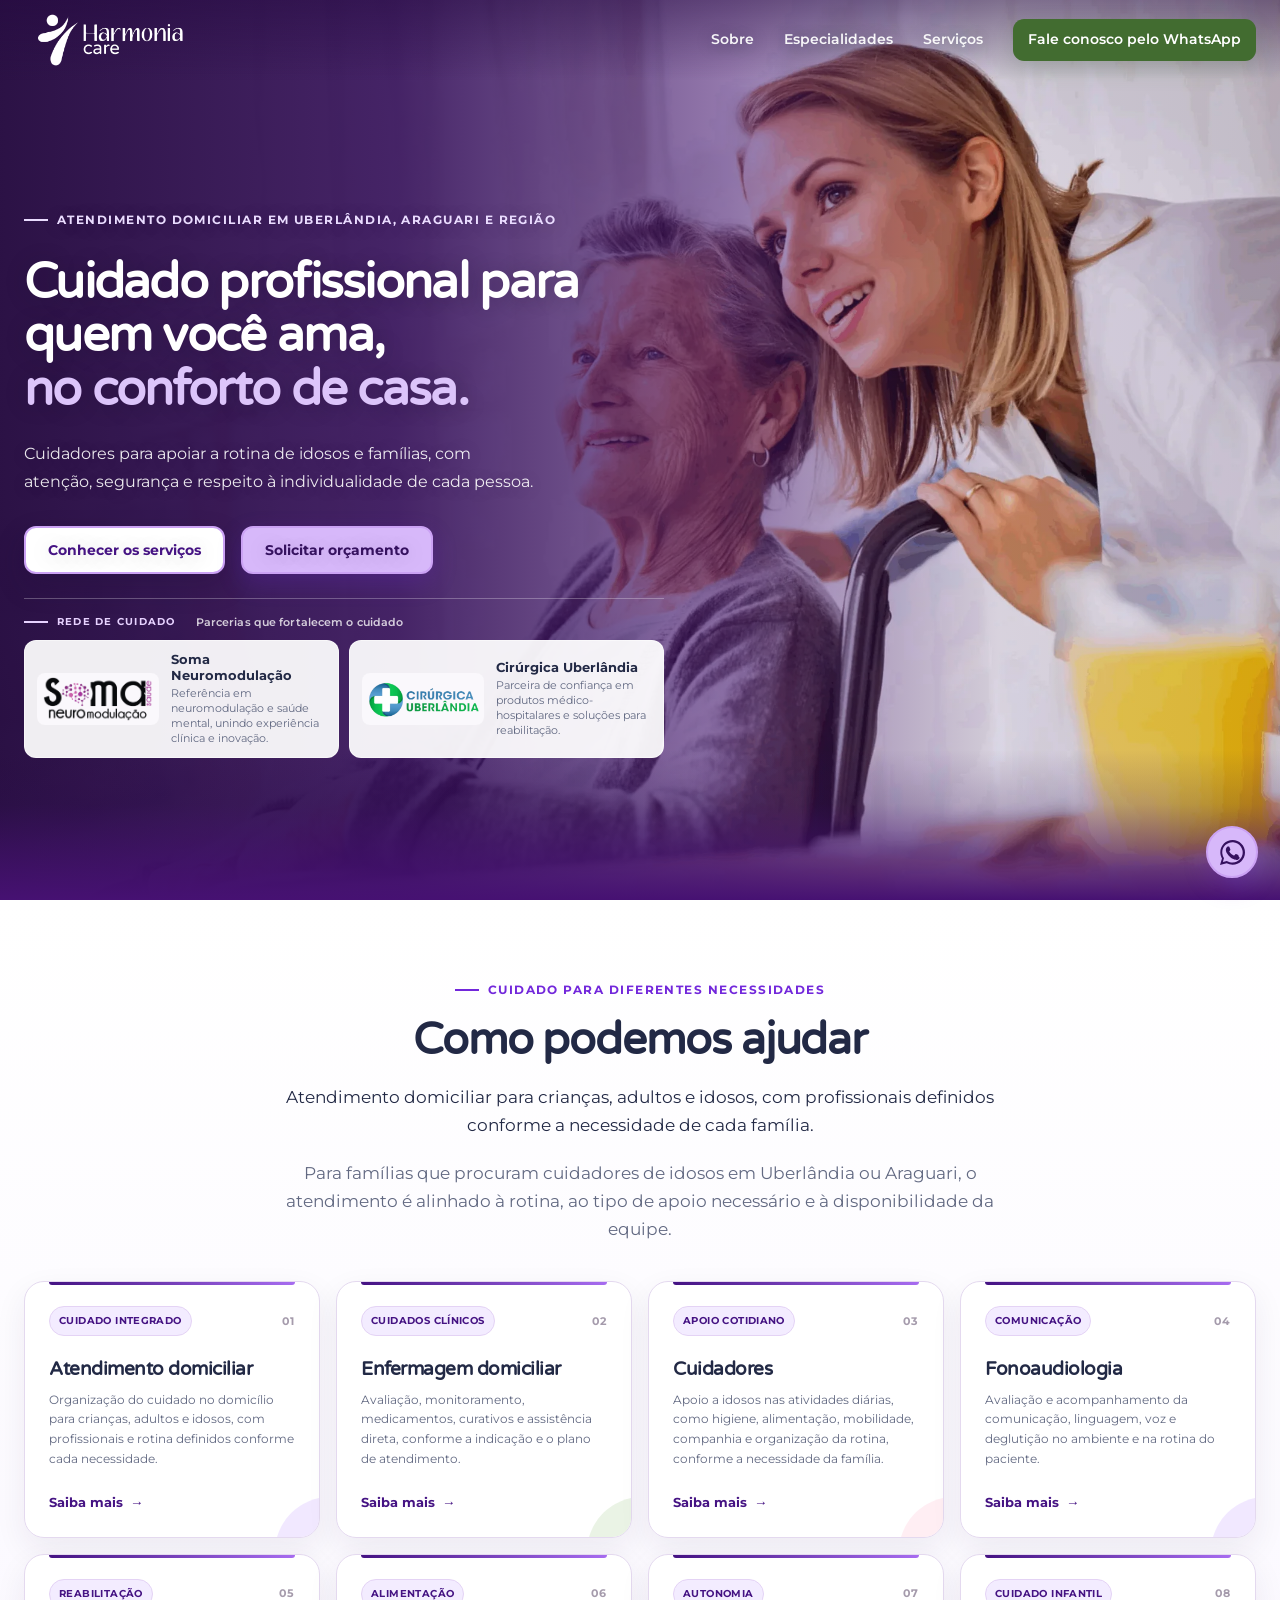
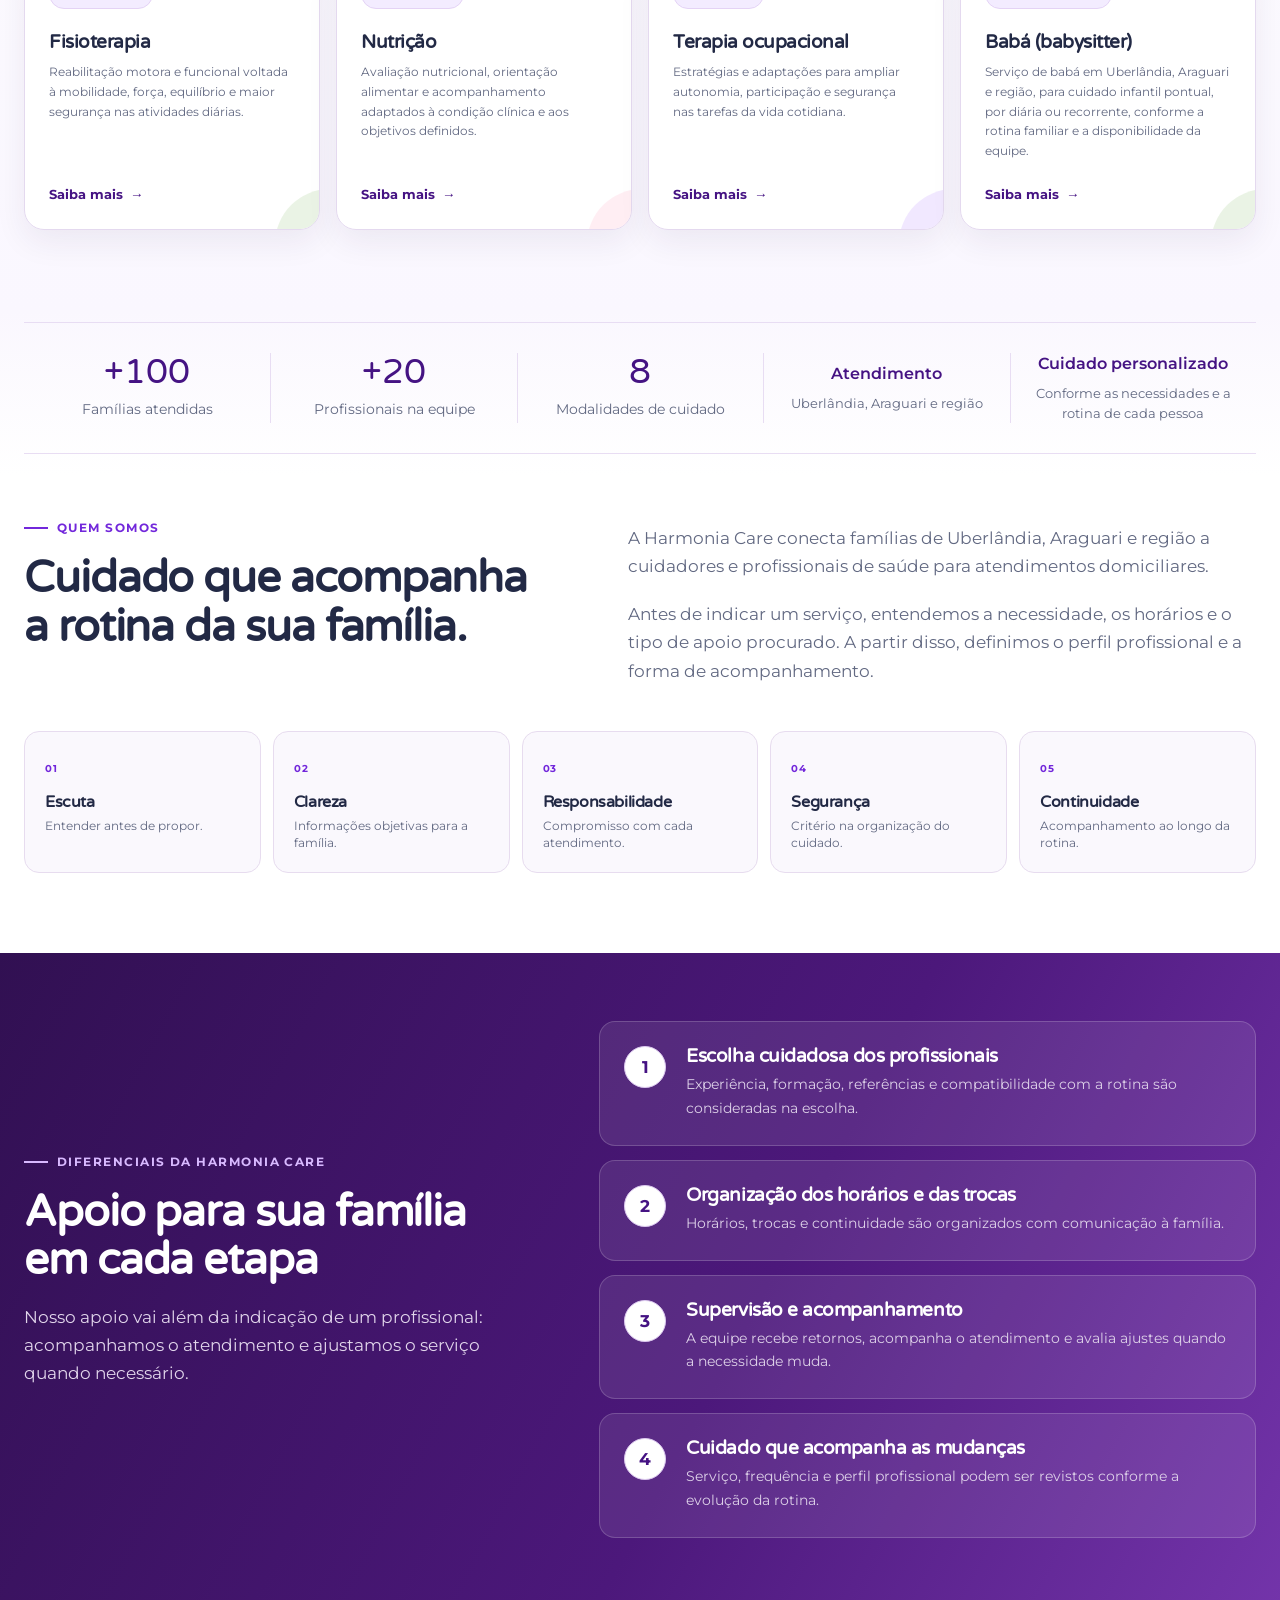
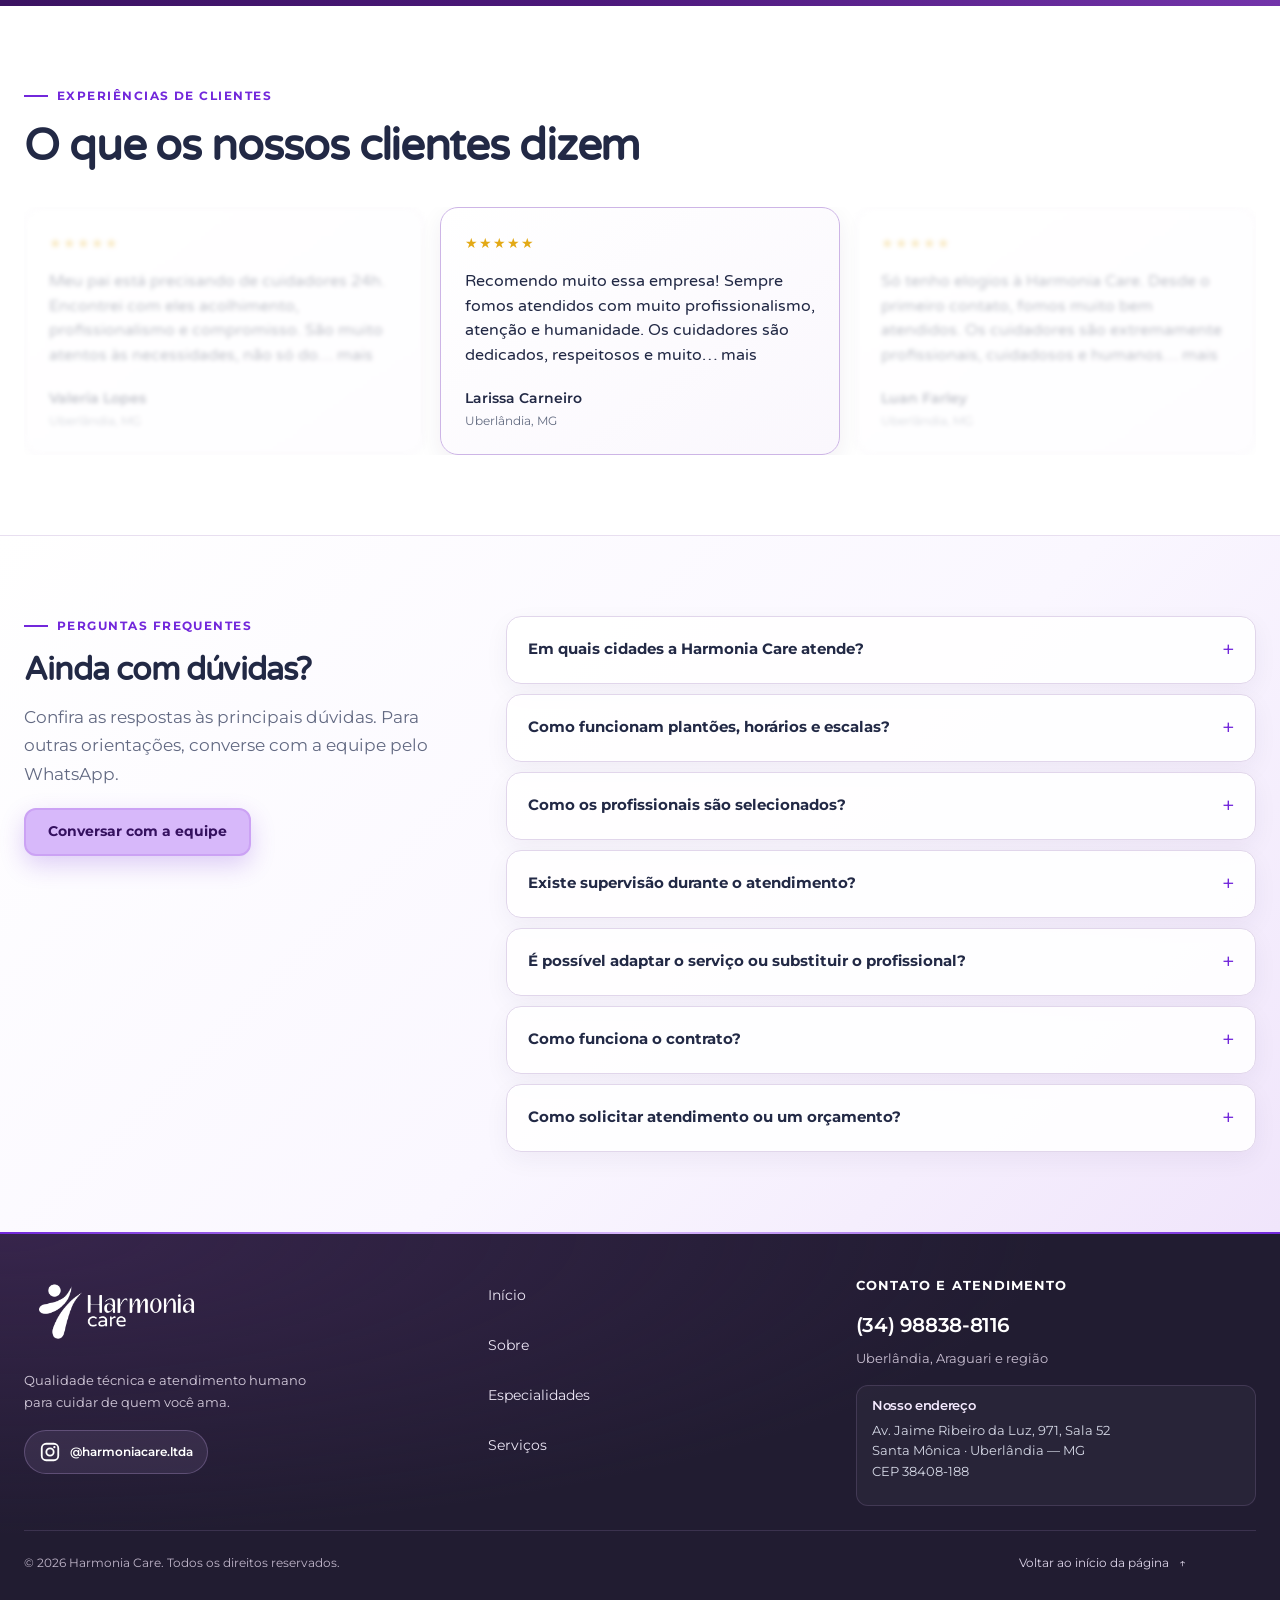
<file: index.html>
<!doctype html>
<html lang="pt-BR">
  <head>
    <meta charset="UTF-8" />
    <meta name="viewport" content="width=device-width, initial-scale=1.0" />
    <meta
      name="description"
      content="Cuidador de idosos, babá (babysitter) e atendimento domiciliar em Uberlândia e Araguari. Enfermagem, fisioterapia e outras especialidades da Harmonia Care."
    />
    <meta name="theme-color" content="#6f2bd5" />
    <title>Atendimento domiciliar em Uberlândia e Araguari | Harmonia Care</title>
    <link rel="canonical" href="https://harmoniacare.com.br/" />
    <meta property="og:type" content="website" />
    <meta property="og:locale" content="pt_BR" />
    <meta property="og:site_name" content="Harmonia Care" />
    <meta property="og:title" content="Atendimento domiciliar em Uberlândia e Araguari | Harmonia Care" />
    <meta property="og:description" content="Cuidador de idosos, babá (babysitter) e atendimento domiciliar em Uberlândia e Araguari. Conheça os serviços da Harmonia Care." />
    <meta property="og:url" content="https://harmoniacare.com.br/" />
    <meta property="og:image" content="https://harmoniacare.com.br/assets/images/hero-hd-optimized.webp" />
    <meta name="twitter:card" content="summary_large_image" />
    <script type="application/ld+json">
      {
        "@context": "https://schema.org",
        "@type": "Organization",
        "name": "Harmonia Care",
        "url": "https://harmoniacare.com.br/",
        "logo": "https://harmoniacare.com.br/assets/images/logo.png",
        "telephone": "+55-34-98838-8116",
        "sameAs": ["https://www.instagram.com/harmoniacare.ltda/"]
      }
    </script>
    <script>if (location.pathname.toLowerCase() === '/index.html') location.replace('/' + location.search + location.hash);</script>
    <link rel="icon" href="/assets/images/logo.png" />
    <link rel="preload" as="font" href="/assets/fonts/varela-round-latin.woff2" type="font/woff2" crossorigin />
    <link rel="preload" as="image" href="/assets/images/hero-hd-optimized.webp" type="image/webp" />
  <link rel="stylesheet" href="/styles.css?v=20261015-11" />
  <script src="/script.js?v=20261015-11" defer></script>
  </head>
  <body class="home-page">
    <a class="skip-link" href="#conteudo">Pular para o conteúdo</a>

    <header class="site-header" data-header>
      <div class="container header-inner">
        <a class="brand" href="/" aria-label="Harmonia Care — início">
          <img src="/assets/images/logo.png" alt="Harmonia Care" width="600" height="252" />
        </a>

        <button
          class="menu-toggle"
          type="button"
          aria-expanded="false"
          aria-controls="primary-navigation"
          aria-label="Abrir menu"
        >
          <span></span><span></span><span></span>
        </button>

        <nav id="primary-navigation" class="primary-nav" aria-label="Navegação principal">
          <a href="/sobre/">Sobre</a>
          <a href="/especialidades/">Especialidades</a>
          <a href="/servicos/">Serviços</a>
          <a class="header-whatsapp js-whatsapp" href="https://wa.me/5534988388116?text=Ol%C3%A1%2C%20gostaria%20de%20conhecer%20os%20servi%C3%A7os%20da%20Harmonia%20Care." target="_blank" rel="noopener noreferrer" data-section="header" data-service-interest="general">Fale conosco pelo WhatsApp</a>
        </nav>

      </div>
    </header>

    <main id="conteudo">
      <div class="home-signature">
      <section id="inicio" class="hero" aria-labelledby="hero-title">
        <div class="container hero__grid">
          <div class="hero__content">
            <p class="eyebrow">Atendimento domiciliar em Uberlândia, Araguari e região</p>
            <h1 id="hero-title">Cuidado profissional para quem você ama, <span>no conforto de casa.</span></h1>
            <p class="hero__lead">
              Cuidadores para apoiar a rotina de idosos e famílias, com atenção, segurança e respeito à individualidade de cada pessoa.
            </p>
            <div class="hero__actions">
              <a class="button button--primary" href="/servicos/">Conhecer os serviços</a>
              <a
                class="button button--secondary js-whatsapp"
                href="https://wa.me/5534988388116?text=Ol%C3%A1%2C%20gostaria%20de%20solicitar%20um%20or%C3%A7amento%20para%20atendimento%20da%20Harmonia%20Care."
                target="_blank"
                rel="noopener noreferrer"
                data-section="hero"
                data-service-interest="orcamento"
              >Solicitar orçamento</a>
            </div>
            <section id="parceiros" class="hero-partners" aria-labelledby="partners-title">
              <div class="hero-partners__heading">
                <p class="eyebrow">Rede de cuidado</p>
                <h2 id="partners-title">Parcerias que fortalecem o cuidado</h2>
              </div>
              <div class="hero-partners__logos" aria-label="Parceiros da Harmonia Care">
                <a class="hero-partner" href="https://somaneuromodulacao.com.br/" target="_blank" rel="noopener noreferrer">
                  <img src="/assets/images/partner-soma.webp" alt="Soma Neuromodulação" width="500" height="199" loading="lazy" />
                  <span><strong>Soma Neuromodulação</strong><small>Referência em neuromodulação e saúde mental, unindo experiência clínica e inovação.</small></span>
                </a>
                <a class="hero-partner" href="https://www.instagram.com/cirurgicauberlandia/?hl=pt" target="_blank" rel="noopener noreferrer">
                  <img src="/assets/images/partner-cirurgica.png" alt="Cirúrgica Uberlândia" width="400" height="131" loading="lazy" />
                  <span><strong>Cirúrgica Uberlândia</strong><small>Parceira de confiança em produtos médico-hospitalares e soluções para reabilitação.</small></span>
                </a>
              </div>
            </section>
          </div>

          <div class="hero__visual">
            <div class="hero-carousel" data-carousel aria-label="Áreas de cuidado da Harmonia Care">
              <div class="hero-carousel__viewport">
                <figure class="hero-slide is-active" data-slide aria-hidden="false">
                  <img
                    src="/assets/images/hero-hd-optimized.webp"
                    alt="Profissional acompanhando uma senhora em casa"
                    width="2560"
                    height="1495"
                    fetchpriority="high"
                  />
                </figure>
                <figure class="hero-slide" data-slide aria-hidden="true">
                  <img
                    data-src="/assets/images/hero-child-hd-optimized.webp"
                    alt="Profissional realizando uma atividade educativa com uma criança"
                    width="1700"
                    height="956"
                    loading="lazy"
                  />
                </figure>
                <figure class="hero-slide" data-slide aria-hidden="true">
                  <img
                    data-src="/assets/images/hero-nursing-hd-optimized.webp"
                    alt="Profissional de enfermagem preparando atendimento domiciliar"
                    width="1920"
                    height="1280"
                    loading="lazy"
                  />
                </figure>
                <figure class="hero-slide" data-slide aria-hidden="true">
                  <img
                    data-src="/assets/images/hero-senior-asian-hd-optimized.webp"
                    alt="Profissional acompanhando um homem idoso asiático em exercícios domiciliares"
                    width="1920"
                    height="1280"
                  />
                </figure>
              </div>
            </div>
          </div>

        </div>
      </section>
      </div>

      <section id="servicos" class="services section" aria-labelledby="services-title">
        <div class="container">
          <div class="section-heading services__heading">
            <p class="eyebrow">Cuidado para diferentes necessidades</p>
            <h2 id="services-title">Como podemos ajudar</h2>
            <p>Atendimento domiciliar para crianças, adultos e idosos, com profissionais definidos conforme a necessidade de cada família.</p>
            <p class="services__intro">Para famílias que procuram cuidadores de idosos em Uberlândia ou Araguari, o atendimento é alinhado à rotina, ao tipo de apoio necessário e à disponibilidade da equipe.</p>
          </div>

          <div class="services-grid" aria-label="Serviços oferecidos pela Harmonia Care">
              <article class="service-card">
                <div class="service-card__top"><span class="service-card__category">Cuidado integrado</span><span class="service-card__number">01</span></div>
                <h3>Atendimento domiciliar</h3>
                <p>Organização do cuidado no domicílio para crianças, adultos e idosos, com profissionais e rotina definidos conforme cada necessidade.</p>
                <a class="card-link" href="/servicos/#atendimento-domiciliar">Saiba mais <span aria-hidden="true">→</span></a>
              </article>

              <article class="service-card">
                <div class="service-card__top"><span class="service-card__category">Cuidados clínicos</span><span class="service-card__number">02</span></div>
                <h3>Enfermagem domiciliar</h3>
                <p>Avaliação, monitoramento, medicamentos, curativos e assistência direta, conforme a indicação e o plano de atendimento.</p>
                <a class="card-link" href="/servicos/#enfermagem">Saiba mais <span aria-hidden="true">→</span></a>
              </article>

              <article class="service-card service-card--care">
                <div class="service-card__top"><span class="service-card__category">Apoio cotidiano</span><span class="service-card__number">03</span></div>
                <h3>Cuidadores</h3>
                <p>Apoio a idosos nas atividades diárias, como higiene, alimentação, mobilidade, companhia e organização da rotina, conforme a necessidade da família.</p>
                <a class="card-link" href="/servicos/#cuidadores">Saiba mais <span aria-hidden="true">→</span></a>
              </article>

              <article class="service-card">
                <div class="service-card__top"><span class="service-card__category">Comunicação</span><span class="service-card__number">04</span></div>
                <h3>Fonoaudiologia</h3>
                <p>Avaliação e acompanhamento da comunicação, linguagem, voz e deglutição no ambiente e na rotina do paciente.</p>
                <a class="card-link" href="/servicos/#fonoaudiologia">Saiba mais <span aria-hidden="true">→</span></a>
              </article>

              <article class="service-card">
                <div class="service-card__top"><span class="service-card__category">Reabilitação</span><span class="service-card__number">05</span></div>
                <h3>Fisioterapia</h3>
                <p>Reabilitação motora e funcional voltada à mobilidade, força, equilíbrio e maior segurança nas atividades diárias.</p>
                <a class="card-link" href="/servicos/#fisioterapia">Saiba mais <span aria-hidden="true">→</span></a>
              </article>

              <article class="service-card">
                <div class="service-card__top"><span class="service-card__category">Alimentação</span><span class="service-card__number">06</span></div>
                <h3>Nutrição</h3>
                <p>Avaliação nutricional, orientação alimentar e acompanhamento adaptados à condição clínica e aos objetivos definidos.</p>
                <a class="card-link" href="/servicos/#nutricao">Saiba mais <span aria-hidden="true">→</span></a>
              </article>

              <article class="service-card">
                <div class="service-card__top"><span class="service-card__category">Autonomia</span><span class="service-card__number">07</span></div>
                <h3>Terapia ocupacional</h3>
                <p>Estratégias e adaptações para ampliar autonomia, participação e segurança nas tarefas da vida cotidiana.</p>
                <a class="card-link" href="/servicos/#terapia-ocupacional">Saiba mais <span aria-hidden="true">→</span></a>
              </article>

              <article class="service-card service-card--baby">
                <div class="service-card__top"><span class="service-card__category">Cuidado infantil</span><span class="service-card__number">08</span></div>
                <h3>Babá (babysitter)</h3>
                <p>Serviço de babá em Uberlândia, Araguari e região, para cuidado infantil pontual, por diária ou recorrente, conforme a rotina familiar e a disponibilidade da equipe.</p>
                <a class="card-link" href="/servicos/#babysitter">Saiba mais <span aria-hidden="true">→</span></a>
              </article>
          </div>
        </div>
      </section>

      <section class="home-metrics" aria-label="Harmonia Care: números e atendimento">
        <div class="container">
          <dl>
            <div><dt>Famílias atendidas</dt><dd>+100</dd></div>
            <div><dt>Profissionais na equipe</dt><dd>+20</dd></div>
            <div><dt>Modalidades de cuidado</dt><dd>8</dd></div>
            <div class="home-metrics__detail"><dt>Atendimento</dt><dd>Uberlândia, Araguari e região</dd></div>
            <div class="home-metrics__detail"><dt>Cuidado personalizado</dt><dd>Conforme as necessidades e a rotina de cada pessoa</dd></div>
          </dl>
        </div>
      </section>

      <section class="home-about section" aria-labelledby="home-about-title">
        <div class="container home-about__grid">
          <div>
            <p class="eyebrow">Quem somos</p>
            <h2 id="home-about-title">Cuidado que acompanha a rotina da sua família.</h2>
          </div>
          <div class="home-about__copy">
            <p>A Harmonia Care conecta famílias de Uberlândia, Araguari e região a cuidadores e profissionais de saúde para atendimentos domiciliares.</p>
            <p>Antes de indicar um serviço, entendemos a necessidade, os horários e o tipo de apoio procurado. A partir disso, definimos o perfil profissional e a forma de acompanhamento.</p>
          </div>
        </div>
        <div class="container values-list" aria-label="Valores da Harmonia Care">
          <article><span>01</span><h3>Escuta</h3><p>Entender antes de propor.</p></article>
          <article><span>02</span><h3>Clareza</h3><p>Informações objetivas para a família.</p></article>
          <article><span>03</span><h3>Responsabilidade</h3><p>Compromisso com cada atendimento.</p></article>
          <article><span>04</span><h3>Segurança</h3><p>Critério na organização do cuidado.</p></article>
          <article><span>05</span><h3>Continuidade</h3><p>Acompanhamento ao longo da rotina.</p></article>
        </div>
      </section>

      <section id="como-funciona" class="process section" aria-labelledby="process-title">
        <div class="container process__grid">
          <div class="process__intro">
            <p class="eyebrow">Diferenciais da Harmonia Care</p>
            <h2 id="process-title">Apoio para sua família em cada etapa</h2>
            <p>Nosso apoio vai além da indicação de um profissional: acompanhamos o atendimento e ajustamos o serviço quando necessário.</p>
          </div>

          <ol class="process__steps">
            <li>
              <span class="step-number">1</span>
              <div><h3>Escolha cuidadosa dos profissionais</h3><p>Experiência, formação, referências e compatibilidade com a rotina são consideradas na escolha.</p></div>
            </li>
            <li>
              <span class="step-number">2</span>
              <div><h3>Organização dos horários e das trocas</h3><p>Horários, trocas e continuidade são organizados com comunicação à família.</p></div>
            </li>
            <li>
              <span class="step-number">3</span>
              <div><h3>Supervisão e acompanhamento</h3><p>A equipe recebe retornos, acompanha o atendimento e avalia ajustes quando a necessidade muda.</p></div>
            </li>
            <li><span class="step-number">4</span><div><h3>Cuidado que acompanha as mudanças</h3><p>Serviço, frequência e perfil profissional podem ser revistos conforme a evolução da rotina.</p></div></li>
          </ol>
        </div>
      </section>

      <section class="testimonials section" aria-labelledby="testimonials-title">
        <div class="container testimonials__heading">
          <div><p class="eyebrow">Experiências de clientes</p><h2 id="testimonials-title">O que os nossos clientes dizem</h2></div>
        </div>
        <div class="container testimonial-carousel" data-testimonial-carousel aria-label="Depoimentos públicos de clientes">
          <div class="testimonial-track" data-testimonial-track>
            <article class="testimonial-card" data-review-source="provided-screenshot"><div class="testimonial-card__top"><span aria-label="5 estrelas">★★★★★</span></div><blockquote><span class="testimonial-text">Recomendo muito essa empresa! Sempre fomos atendidos com muito profissionalismo, atenção e humanidade. Os cuidadores são dedicados, respeitosos e muito atentos às necessidades dele, sempre com muito carinho e paciência.

Quero destacar especialmente o Leonardo, gestor da empresa, que é extremamente presente e disponível. Ele acompanha tudo de perto, responde rapidamente quando precisamos e demonstra um cuidado genuíno com o bem-estar do meu pai e com a tranquilidade da família.

Recomendo muito para quem precisa de um serviço de home care sério, responsável e humano.</span><span class="testimonial-tail" aria-hidden="true">mais</span></blockquote><footer><strong>Larissa Carneiro</strong><span>Uberlândia, MG</span></footer></article>
            <article class="testimonial-card" data-review-source="provided-screenshot"><div class="testimonial-card__top"><span aria-label="5 estrelas">★★★★★</span></div><blockquote><span class="testimonial-text">Só tenho elogios à Harmonia Care. Desde o primeiro contato, fomos muito bem atendidos. Os cuidadores são extremamente profissionais, cuidadosos e humanos. Trouxeram segurança e tranquilidade para nossa família. Gratidão pelo excelente trabalho!</span><span class="testimonial-tail" aria-hidden="true">mais</span></blockquote><footer><strong>Luan Farley</strong><span>Uberlândia, MG</span></footer></article>
            <article class="testimonial-card" data-review-source="existing-excerpt"><div class="testimonial-card__top"><span aria-label="5 estrelas">★★★★★</span></div><blockquote><span class="testimonial-text">Excelente serviço prestado, profissionais éticos e bem treinados e gestores que dão atenção real às nossas necessidades.</span><span class="testimonial-tail" aria-hidden="true">mais</span></blockquote><footer><strong>Ronie Ferreira</strong><span>Uberlândia, MG</span></footer></article>
            <article class="testimonial-card" data-review-source="existing-excerpt"><div class="testimonial-card__top"><span aria-label="5 estrelas">★★★★★</span></div><blockquote><span class="testimonial-text">Leonardo e equipe são nota 10. Cuidadosos e extremamente profissionais em cada detalhe.</span><span class="testimonial-tail" aria-hidden="true">mais</span></blockquote><footer><strong>Weslley Barbosa Dias</strong><span>São Bernardo do Campo, SP</span></footer></article>
            <article class="testimonial-card" data-review-source="existing-excerpt"><div class="testimonial-card__top"><span aria-label="5 estrelas">★★★★★</span></div><blockquote><span class="testimonial-text">Os serviços oferecidos são de alta qualidade e o atendimento é sempre atencioso e humanizado.</span><span class="testimonial-tail" aria-hidden="true">mais</span></blockquote><footer><strong>Bibiane Fernandes</strong><span>Uberlândia, MG</span></footer></article>
            <article class="testimonial-card" data-review-source="provided-screenshot"><div class="testimonial-card__top"><span aria-label="5 estrelas">★★★★★</span></div><blockquote><span class="testimonial-text">Minha experiência com a Harmonia Care tem sido muito positiva. A equipe está sempre pronta para ajudar e dar suporte quando preciso, o que me traz mais tranquilidade no cuidado com a paciente. É uma empresa que realmente se preocupa com o bem-estar dos pacientes e também dá todo o apoio necessário aos seus profissionais. Me sinto respeitada e valorizada, e recomendo com confiança.</span><span class="testimonial-tail" aria-hidden="true">mais</span></blockquote><footer><strong>Jaqueline de Souza</strong><span>Uberlândia, MG</span></footer></article>
            <article class="testimonial-card" data-review-source="provided-screenshot"><div class="testimonial-card__top"><span aria-label="5 estrelas">★★★★★</span></div><blockquote><span class="testimonial-text">Simplesmente excepcional! E um destaque especial para o Leonardo, que demonstra profissionalismo, atenção e um cuidado humano admirável. Transmite total confiança em cada detalhe. Serviço de altíssima qualidade — merece ⭐⭐⭐⭐⭐! Recomendo sem pensar duas vezes.</span><span class="testimonial-tail" aria-hidden="true">mais</span></blockquote><footer><strong>Denys Veiga</strong><span>Uberlândia, MG</span></footer></article>
            <article class="testimonial-card" data-review-source="provided-screenshot"><div class="testimonial-card__top"><span aria-label="5 estrelas">★★★★★</span></div><blockquote><span class="testimonial-text">Atendimento de excelência! Essa empresa de Home Care realmente faz a diferença, com uma equipe dedicada, atenciosa e muito profissional. Um reconhecimento especial ao Leonardo, sempre prestativo e humano no cuidado. Serviço impecável — ⭐⭐⭐⭐⭐!</span><span class="testimonial-tail" aria-hidden="true">mais</span></blockquote><footer><strong>Alberto Nehmad</strong><span>Uberlândia, MG</span></footer></article>
            <article class="testimonial-card" data-review-source="provided-screenshot"><div class="testimonial-card__top"><span aria-label="5 estrelas">★★★★★</span></div><blockquote><span class="testimonial-text">A empresa trabalha com foco e responsabilidade com o cliente, sempre tendo um olhar holístico como um todo. O Enfermeiro Leonardo é um profissional que já tive o prazer de trabalhar com ele com outros pacientes, muito humano e sempre honesto com suas responsabilidades e muito acolhedor com seus representantes.</span><span class="testimonial-tail" aria-hidden="true">mais</span></blockquote><footer><strong>Raimunda Brenda Dias Pereira</strong><span>Uberlândia, MG</span></footer></article>
            <article class="testimonial-card" data-review-source="provided-screenshot"><div class="testimonial-card__top"><span aria-label="5 estrelas">★★★★★</span></div><blockquote><span class="testimonial-text">Uma ótima empresa, com ótimos profissionais, um serviço prestado com muito zelo e cuidado, empatia total.</span><span class="testimonial-tail" aria-hidden="true">mais</span></blockquote><footer><strong>Diego Moraes</strong><span>Uberlândia, MG</span></footer></article>
            <article class="testimonial-card" data-review-source="provided-screenshot"><div class="testimonial-card__top"><span aria-label="5 estrelas">★★★★★</span></div><blockquote><span class="testimonial-text">Equipe atenciosa, pontual e tecnicamente preparada, demonstrando cuidado, respeito e compromisso com a segurança e o bem-estar. Comunicação clara com a família e condução do cuidado de forma humanizada e responsável. Recomendo.</span><span class="testimonial-tail" aria-hidden="true">mais</span></blockquote><footer><strong>Rute Faria</strong><span>Uberlândia, MG</span></footer></article>
            <article class="testimonial-card" data-review-source="provided-screenshot"><div class="testimonial-card__top"><span aria-label="5 estrelas">★★★★★</span></div><blockquote><span class="testimonial-text">Meu pai está precisando de cuidadores 24h. Encontrei com eles acolhimento, profissionalismo e compromisso. São muito atentos às necessidades, não só do meu pai, como de toda a família. Leonardo, o gestor, está sempre presente, atento aos mínimos detalhes. Recomendo demais!</span><span class="testimonial-tail" aria-hidden="true">mais</span></blockquote><footer><strong>Valeria Lopes</strong><span>Uberlândia, MG</span></footer></article>
          </div>
        </div>
      </section>

      <section id="duvidas" class="faq section" aria-labelledby="faq-title" data-doubts-section>
        <div class="container faq__grid">
          <div class="faq__intro">
            <p class="eyebrow">Perguntas frequentes</p>
            <h2 id="faq-title">Ainda com dúvidas?</h2>
            <p>Confira as respostas às principais dúvidas. Para outras orientações, converse com a equipe pelo WhatsApp.</p>
            <a
              class="button button--primary js-whatsapp"
              href="https://wa.me/5534988388116?text=Ol%C3%A1%2C%20ainda%20tenho%20d%C3%BAvidas%20sobre%20o%20atendimento%20da%20Harmonia%20Care."
              target="_blank"
              rel="noopener noreferrer"
              data-section="faq"
              data-service-interest="general"
            >Conversar com a equipe</a>
          </div>
          <div class="faq__list">
            <details>
              <summary>Em quais cidades a Harmonia Care atende?</summary>
              <p>O atendimento domiciliar está disponível em Uberlândia, Araguari e região. Consulte a equipe para confirmar o atendimento no seu endereço.</p>
            </details>
            <details>
              <summary>Como funcionam plantões, horários e escalas?</summary>
              <p>A equipe avalia atendimentos pontuais, turnos diurnos ou noturnos e escalas contínuas conforme a necessidade e a disponibilidade profissional. Os horários são confirmados antes da contratação.</p>
            </details>
            <details>
              <summary>Como os profissionais são selecionados?</summary>
              <p>A seleção considera formação, experiência, referências e compatibilidade comportamental com a necessidade e a rotina da família.</p>
            </details>
            <details><summary>Existe supervisão durante o atendimento?</summary><p>Sim. A equipe acompanha o serviço, mantém comunicação com a família e avalia ajustes quando surgem mudanças na rotina ou na necessidade de cuidado.</p></details>
            <details><summary>É possível adaptar o serviço ou substituir o profissional?</summary><p>A composição, os horários e o perfil profissional podem ser revistos. Substituições dependem do alinhamento com a família e da disponibilidade da equipe.</p></details>
            <details><summary>Como funciona o contrato?</summary><p>Escopo, horários, responsabilidades, valores e condições do atendimento são apresentados antes do início e formalizados entre as partes.</p></details>
            <details><summary>Como solicitar atendimento ou um orçamento?</summary><p>Entre em contato pelo WhatsApp e informe a cidade, a rotina, os horários e o tipo de apoio procurado. A equipe dará as orientações iniciais.</p></details>
          </div>
        </div>
      </section>

    </main>


    <a class="floating-whatsapp js-whatsapp" href="https://wa.me/5534988388116?text=Ol%C3%A1%2C%20gostaria%20de%20informa%C3%A7%C3%B5es%20sobre%20os%20servi%C3%A7os%20da%20Harmonia%20Care." target="_blank" rel="noopener noreferrer" data-section="floating" data-service-interest="general" aria-label="Falar com a Harmonia Care pelo WhatsApp"><svg viewBox="0 0 24 24" aria-hidden="true"><path d="M20.5 3.5A11.8 11.8 0 0 0 12.1 0C5.6 0 .3 5.3.3 11.8c0 2.1.6 4.2 1.6 6L0 24l6.4-1.7a12 12 0 0 0 5.7 1.4h.1c6.5 0 11.8-5.3 11.8-11.8 0-3.2-1.2-6.2-3.5-8.4Zm-8.4 18.2c-1.8 0-3.6-.5-5.1-1.4l-.4-.2-3.8 1 1-3.7-.2-.4a9.8 9.8 0 1 1 8.5 4.7Zm5.4-7.4c-.3-.1-1.7-.8-2-.9-.3-.1-.5-.1-.7.2l-.9 1.1c-.2.2-.4.2-.7.1-1.8-.9-3-1.6-4.2-3.6-.3-.5.3-.5.9-1.7.1-.2 0-.5 0-.7l-.9-2c-.2-.5-.5-.5-.7-.5h-.6c-.2 0-.6.1-.9.4-.3.3-1.2 1.2-1.2 2.9s1.2 3.3 1.4 3.5c.2.2 2.4 3.7 5.8 5.2 2.1.9 2.9 1 3.9.8.6-.1 1.7-.7 1.9-1.3.2-.7.2-1.2.2-1.3-.1-.1-.3-.2-.6-.3Z"/></svg></a>

  <footer class="site-footer site-footer--refined">
    <div class="container footer__grid">
      <div class="footer__brand">
        <a class="footer__home" href="/" aria-label="Harmonia Care — página inicial"><img src="/assets/images/logo.png" alt="Harmonia Care" width="600" height="252" loading="lazy" /></a>
        <p>Qualidade técnica e atendimento humano para cuidar de quem você ama.</p>
        <a class="footer-social js-instagram" href="https://www.instagram.com/harmoniacare.ltda/" target="_blank" rel="noopener noreferrer" data-section="footer" aria-label="Acompanhar a Harmonia Care no Instagram"><svg viewBox="0 0 24 24" aria-hidden="true"><path d="M7.8 2h8.4A5.8 5.8 0 0 1 22 7.8v8.4a5.8 5.8 0 0 1-5.8 5.8H7.8A5.8 5.8 0 0 1 2 16.2V7.8A5.8 5.8 0 0 1 7.8 2Zm-.2 2A3.6 3.6 0 0 0 4 7.6v8.8A3.6 3.6 0 0 0 7.6 20h8.8a3.6 3.6 0 0 0 3.6-3.6V7.6A3.6 3.6 0 0 0 16.4 4H7.6Zm9.15 1.5a1.25 1.25 0 1 1 0 2.5 1.25 1.25 0 0 1 0-2.5ZM12 7a5 5 0 1 1 0 10 5 5 0 0 1 0-10Zm0 2a3 3 0 1 0 0 6 3 3 0 0 0 0-6Z"/></svg><span>@harmoniacare.ltda</span></a>
      </div>
      <nav class="footer__navigation" aria-label="Navegação do rodapé">
        <h2 class="visually-hidden">Navegação</h2>
        <ul>
          <li><a href="/">Início</a></li>
          <li><a href="/sobre/">Sobre</a></li>
          <li><a href="/especialidades/">Especialidades</a></li>
          <li><a href="/servicos/">Serviços</a></li>
        </ul>
      </nav>
      <div class="footer__details">
        <h2>Contato e atendimento</h2>
        <a class="footer__phone" href="tel:+5534988388116">(34) 98838-8116</a>
        <p class="footer__coverage">Uberlândia, Araguari e região</p>
        <div class="footer__address"><h3>Nosso endereço</h3><address>Av. Jaime Ribeiro da Luz, 971, Sala 52<br />Santa Mônica · Uberlândia — MG<br />CEP 38408-188</address></div>
      </div>
    </div>
    <div class="container footer__bottom"><p>© <span data-current-year>2026</span> Harmonia Care. Todos os direitos reservados.</p><a href="#conteudo">Voltar ao início da página <span aria-hidden="true">↑</span></a></div>
  </footer>

  <aside class="whatsapp-nudge" data-whatsapp-nudge aria-labelledby="help-title" hidden>
      <button type="button" data-whatsapp-nudge-close aria-label="Fechar ajuda">×</button>
      <img class="whatsapp-nudge__logo" src="/assets/images/logo.png" alt="Harmonia Care" width="600" height="252" />
      <h2 id="help-title">Precisa de orientação?</h2>
      <p class="whatsapp-nudge__description">Conte de que sua família precisa. Ajudamos a encontrar o atendimento adequado.</p>
      <a class="button js-whatsapp" href="https://wa.me/5534988388116?text=Ol%C3%A1%2C%20preciso%20de%20orienta%C3%A7%C3%A3o%20para%20escolher%20um%20servi%C3%A7o." target="_blank" rel="noopener noreferrer" data-section="contextual_nudge" data-service-interest="general">Pedir orientação</a>
    </aside>
  <aside class="partner-popup" data-partner-popup aria-labelledby="partner-popup-title" hidden>
      <button class="partner-popup__close" type="button" aria-label="Fechar mensagem de parceiros">×</button>
      <p class="partner-popup__eyebrow">Nossa rede de cuidado</p>
      <strong id="partner-popup-title">Conheça nossos parceiros</strong>
      <div class="partner-popup__logos">
        <a href="https://somaneuromodulacao.com.br/" target="_blank" rel="noopener noreferrer" aria-label="Visitar o site da Soma Neuromodulação"><img src="/assets/images/partner-soma.webp" alt="Soma Neuromodulação" width="500" height="199" /><span>Soma Neuromodulação ↗</span></a>
        <a href="https://www.instagram.com/cirurgicauberlandia/?hl=pt" target="_blank" rel="noopener noreferrer" aria-label="Visitar o Instagram da Cirúrgica Uberlândia"><img src="/assets/images/partner-cirurgica.png" alt="Cirúrgica Uberlândia" width="400" height="131" /><span>Cirúrgica Uberlândia ↗</span></a>
      </div>
      <a href="/#parceiros">Ver nossos parceiros →</a>
    </aside>
  </body>
</html>
</file>
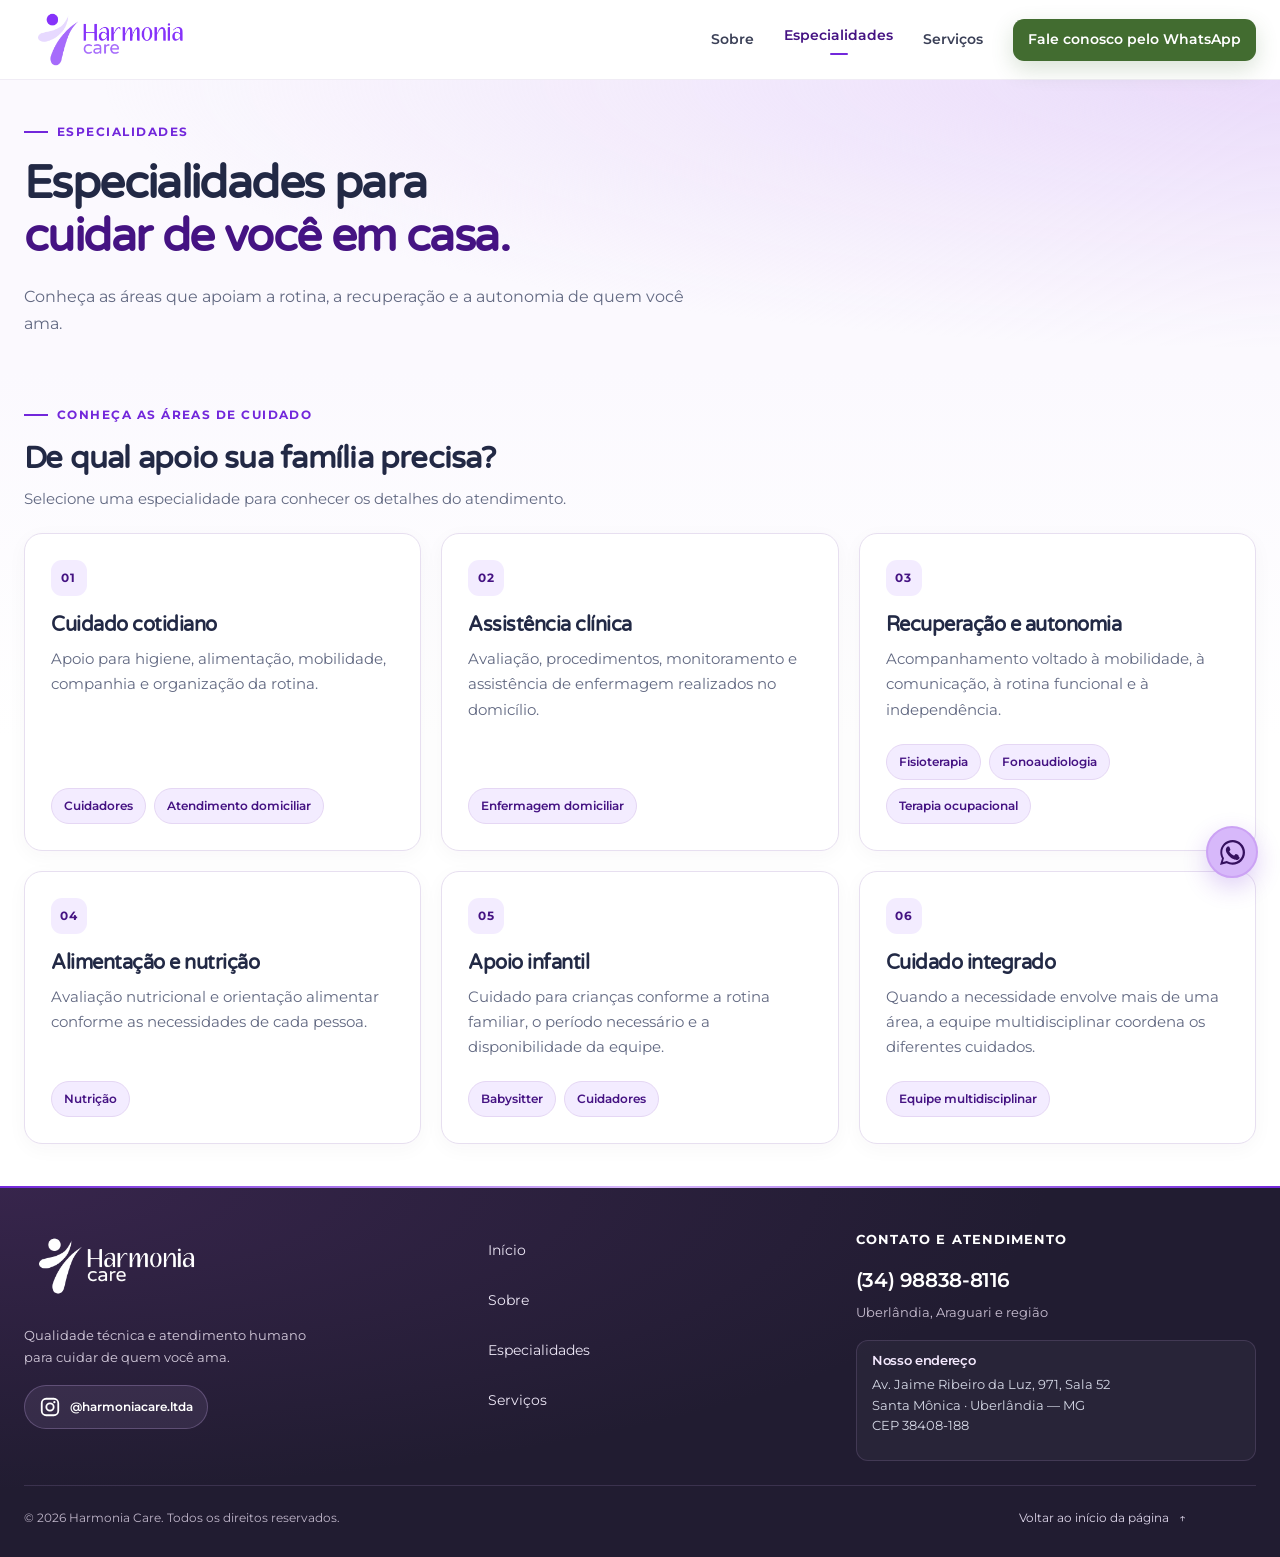
<file: especialidades/index.html>
<!doctype html>
<html lang="pt-BR">
<head>
  <meta charset="UTF-8" />
  <meta name="viewport" content="width=device-width, initial-scale=1.0" />
  <meta name="description" content="Conheça as especialidades de cuidado domiciliar da Harmonia Care para apoio cotidiano, assistência clínica, reabilitação, nutrição e cuidado infantil." />
  <meta name="theme-color" content="#52168f" />
  <title>Especialidades de cuidado domiciliar | Harmonia Care</title>
  <link rel="canonical" href="https://harmoniacare.com.br/especialidades/" />
  <meta property="og:type" content="website" />
  <meta property="og:locale" content="pt_BR" />
  <meta property="og:site_name" content="Harmonia Care" />
  <meta property="og:title" content="Especialidades de cuidado domiciliar | Harmonia Care" />
  <meta property="og:description" content="Conheça as especialidades de cuidado domiciliar da Harmonia Care para apoio cotidiano, assistência clínica, reabilitação, nutrição e cuidado infantil." />
  <meta property="og:url" content="https://harmoniacare.com.br/especialidades/" />
  <meta property="og:image" content="https://harmoniacare.com.br/assets/images/hero-nursing-hd-optimized.webp" />
  <meta name="twitter:card" content="summary_large_image" />
  <link rel="icon" href="/assets/images/logo.png" />
  <link rel="preload" as="font" href="/assets/fonts/varela-round-latin.woff2" type="font/woff2" crossorigin />
  <link rel="stylesheet" href="/styles.css?v=20261015-10" />
  <script src="/script.js?v=20261015-10" defer></script>
</head>
<body class="specialties-page">
  <a class="skip-link" href="#conteudo">Pular para o conteúdo</a>

  <header class="site-header" data-header>
    <div class="container header-inner">
      <a class="brand" href="/" aria-label="Harmonia Care — página inicial"><img src="/assets/images/logo.png" alt="Harmonia Care" width="600" height="252" /></a>
      <button class="menu-toggle" type="button" aria-expanded="false" aria-controls="primary-navigation" aria-label="Abrir menu"><span></span><span></span><span></span></button>
      <nav id="primary-navigation" class="primary-nav" aria-label="Navegação principal">
        <a href="/sobre/">Sobre</a><a href="/especialidades/" aria-current="page">Especialidades</a><a href="/servicos/">Serviços</a><a class="header-whatsapp js-whatsapp" href="https://wa.me/5534988388116?text=Ol%C3%A1%2C%20gostaria%20de%20orienta%C3%A7%C3%A3o%20sobre%20as%20especialidades%20da%20Harmonia%20Care." target="_blank" rel="noopener noreferrer" data-section="header_specialties" data-service-interest="general">Fale conosco pelo WhatsApp</a>
      </nav>
    </div>
  </header>

  <main id="conteudo">
    <section class="specialty-hero" aria-labelledby="specialty-title">
      <div class="container specialty-hero__grid">
        <div>
          <p class="eyebrow">Especialidades</p>
          <h1 id="specialty-title">Especialidades para <span>cuidar de você em casa.</span></h1>
        </div>
        <p class="specialty-hero__lead">Conheça as áreas que apoiam a rotina, a recuperação e a autonomia de quem você ama.</p>
      </div>
    </section>

    <section class="specialty-options section--tight" aria-labelledby="options-title">
      <div class="container">
        <div class="compact-heading"><p class="eyebrow">Conheça as áreas de cuidado</p><h2 id="options-title">De qual apoio sua família precisa?</h2><p>Selecione uma especialidade para conhecer os detalhes do atendimento.</p></div>
        <div class="specialty-grid">
          <article><span>01</span><h3>Cuidado cotidiano</h3><p>Apoio para higiene, alimentação, mobilidade, companhia e organização da rotina.</p><div><a href="/servicos/#cuidadores">Cuidadores</a><a href="/servicos/#atendimento-domiciliar">Atendimento domiciliar</a></div></article>
          <article><span>02</span><h3>Assistência clínica</h3><p>Avaliação, procedimentos, monitoramento e assistência de enfermagem realizados no domicílio.</p><div><a href="/servicos/#enfermagem">Enfermagem domiciliar</a></div></article>
          <article><span>03</span><h3>Recuperação e autonomia</h3><p>Acompanhamento voltado à mobilidade, à comunicação, à rotina funcional e à independência.</p><div><a href="/servicos/#fisioterapia">Fisioterapia</a><a href="/servicos/#fonoaudiologia">Fonoaudiologia</a><a href="/servicos/#terapia-ocupacional">Terapia ocupacional</a></div></article>
          <article><span>04</span><h3>Alimentação e nutrição</h3><p>Avaliação nutricional e orientação alimentar conforme as necessidades de cada pessoa.</p><div><a href="/servicos/#nutricao">Nutrição</a></div></article>
          <article><span>05</span><h3>Apoio infantil</h3><p>Cuidado para crianças conforme a rotina familiar, o período necessário e a disponibilidade da equipe.</p><div><a href="/servicos/#babysitter">Babysitter</a><a href="/servicos/#cuidadores">Cuidadores</a></div></article>
          <article><span>06</span><h3>Cuidado integrado</h3><p>Quando a necessidade envolve mais de uma área, a equipe multidisciplinar coordena os diferentes cuidados.</p><div><a href="/servicos/#atendimento-domiciliar">Equipe multidisciplinar</a></div></article>
        </div>
      </div>
    </section>

  </main>

  <a class="floating-whatsapp js-whatsapp" href="https://wa.me/5534988388116?text=Ol%C3%A1%2C%20gostaria%20de%20informa%C3%A7%C3%B5es%20sobre%20os%20servi%C3%A7os%20da%20Harmonia%20Care." target="_blank" rel="noopener noreferrer" data-section="floating" data-service-interest="general" aria-label="Falar com a Harmonia Care pelo WhatsApp"><svg viewBox="0 0 24 24" aria-hidden="true"><path d="M20.5 3.5A11.8 11.8 0 0 0 12.1 0C5.6 0 .3 5.3.3 11.8c0 2.1.6 4.2 1.6 6L0 24l6.4-1.7a12 12 0 0 0 5.7 1.4h.1c6.5 0 11.8-5.3 11.8-11.8 0-3.2-1.2-6.2-3.5-8.4Zm-8.4 18.2c-1.8 0-3.6-.5-5.1-1.4l-.4-.2-3.8 1 1-3.7-.2-.4a9.8 9.8 0 1 1 8.5 4.7Zm5.4-7.4c-.3-.1-1.7-.8-2-.9-.3-.1-.5-.1-.7.2l-.9 1.1c-.2.2-.4.2-.7.1-1.8-.9-3-1.6-4.2-3.6-.3-.5.3-.5.9-1.7.1-.2 0-.5 0-.7l-.9-2c-.2-.5-.5-.5-.7-.5h-.6c-.2 0-.6.1-.9.4-.3.3-1.2 1.2-1.2 2.9s1.2 3.3 1.4 3.5c.2.2 2.4 3.7 5.8 5.2 2.1.9 2.9 1 3.9.8.6-.1 1.7-.7 1.9-1.3.2-.7.2-1.2.2-1.3-.1-.1-.3-.2-.6-.3Z"/></svg></a>

  <footer class="site-footer site-footer--refined">
    <div class="container footer__grid">
      <div class="footer__brand">
        <a class="footer__home" href="/" aria-label="Harmonia Care — página inicial"><img src="/assets/images/logo.png" alt="Harmonia Care" width="600" height="252" loading="lazy" /></a>
        <p>Qualidade técnica e atendimento humano para cuidar de quem você ama.</p>
        <a class="footer-social js-instagram" href="https://www.instagram.com/harmoniacare.ltda/" target="_blank" rel="noopener noreferrer" data-section="footer" aria-label="Acompanhar a Harmonia Care no Instagram"><svg viewBox="0 0 24 24" aria-hidden="true"><path d="M7.8 2h8.4A5.8 5.8 0 0 1 22 7.8v8.4a5.8 5.8 0 0 1-5.8 5.8H7.8A5.8 5.8 0 0 1 2 16.2V7.8A5.8 5.8 0 0 1 7.8 2Zm-.2 2A3.6 3.6 0 0 0 4 7.6v8.8A3.6 3.6 0 0 0 7.6 20h8.8a3.6 3.6 0 0 0 3.6-3.6V7.6A3.6 3.6 0 0 0 16.4 4H7.6Zm9.15 1.5a1.25 1.25 0 1 1 0 2.5 1.25 1.25 0 0 1 0-2.5ZM12 7a5 5 0 1 1 0 10 5 5 0 0 1 0-10Zm0 2a3 3 0 1 0 0 6 3 3 0 0 0 0-6Z"/></svg><span>@harmoniacare.ltda</span></a>
      </div>
      <nav class="footer__navigation" aria-label="Navegação do rodapé">
        <h2 class="visually-hidden">Navegação</h2>
        <ul>
          <li><a href="/">Início</a></li>
          <li><a href="/sobre/">Sobre</a></li>
          <li><a href="/especialidades/">Especialidades</a></li>
          <li><a href="/servicos/">Serviços</a></li>
        </ul>
      </nav>
      <div class="footer__details">
        <h2>Contato e atendimento</h2>
        <a class="footer__phone" href="tel:+5534988388116">(34) 98838-8116</a>
        <p class="footer__coverage">Uberlândia, Araguari e região</p>
        <div class="footer__address"><h3>Nosso endereço</h3><address>Av. Jaime Ribeiro da Luz, 971, Sala 52<br />Santa Mônica · Uberlândia — MG<br />CEP 38408-188</address></div>
      </div>
    </div>
    <div class="container footer__bottom"><p>© <span data-current-year>2026</span> Harmonia Care. Todos os direitos reservados.</p><a href="#conteudo">Voltar ao início da página <span aria-hidden="true">↑</span></a></div>
  </footer>
<aside class="whatsapp-nudge" data-whatsapp-nudge aria-labelledby="help-title" hidden>
      <button type="button" data-whatsapp-nudge-close aria-label="Fechar ajuda">×</button>
      <img class="whatsapp-nudge__logo" src="/assets/images/logo.png" alt="Harmonia Care" width="600" height="252" />
      <h2 id="help-title">Precisa de orientação?</h2>
      <p class="whatsapp-nudge__description">Conte de que sua família precisa. Ajudamos a encontrar o atendimento adequado.</p>
      <a class="button js-whatsapp" href="https://wa.me/5534988388116?text=Ol%C3%A1%2C%20preciso%20de%20orienta%C3%A7%C3%A3o%20para%20escolher%20um%20servi%C3%A7o." target="_blank" rel="noopener noreferrer" data-section="contextual_nudge" data-service-interest="general">Pedir orientação</a>
    </aside>
  <aside class="partner-popup" data-partner-popup aria-labelledby="partner-popup-title" hidden>
      <button class="partner-popup__close" type="button" aria-label="Fechar mensagem de parceiros">×</button>
      <p class="partner-popup__eyebrow">Nossa rede de cuidado</p>
      <strong id="partner-popup-title">Conheça nossos parceiros</strong>
      <div class="partner-popup__logos">
        <a href="https://somaneuromodulacao.com.br/" target="_blank" rel="noopener noreferrer" aria-label="Visitar o site da Soma Neuromodulação"><img src="/assets/images/partner-soma.webp" alt="Soma Neuromodulação" width="500" height="199" /><span>Soma Neuromodulação ↗</span></a>
        <a href="https://www.instagram.com/cirurgicauberlandia/?hl=pt" target="_blank" rel="noopener noreferrer" aria-label="Visitar o Instagram da Cirúrgica Uberlândia"><img src="/assets/images/partner-cirurgica.png" alt="Cirúrgica Uberlândia" width="400" height="131" /><span>Cirúrgica Uberlândia ↗</span></a>
      </div>
      <a href="/#parceiros">Ver nossos parceiros →</a>
    </aside>
  </body>
</html>
</file>
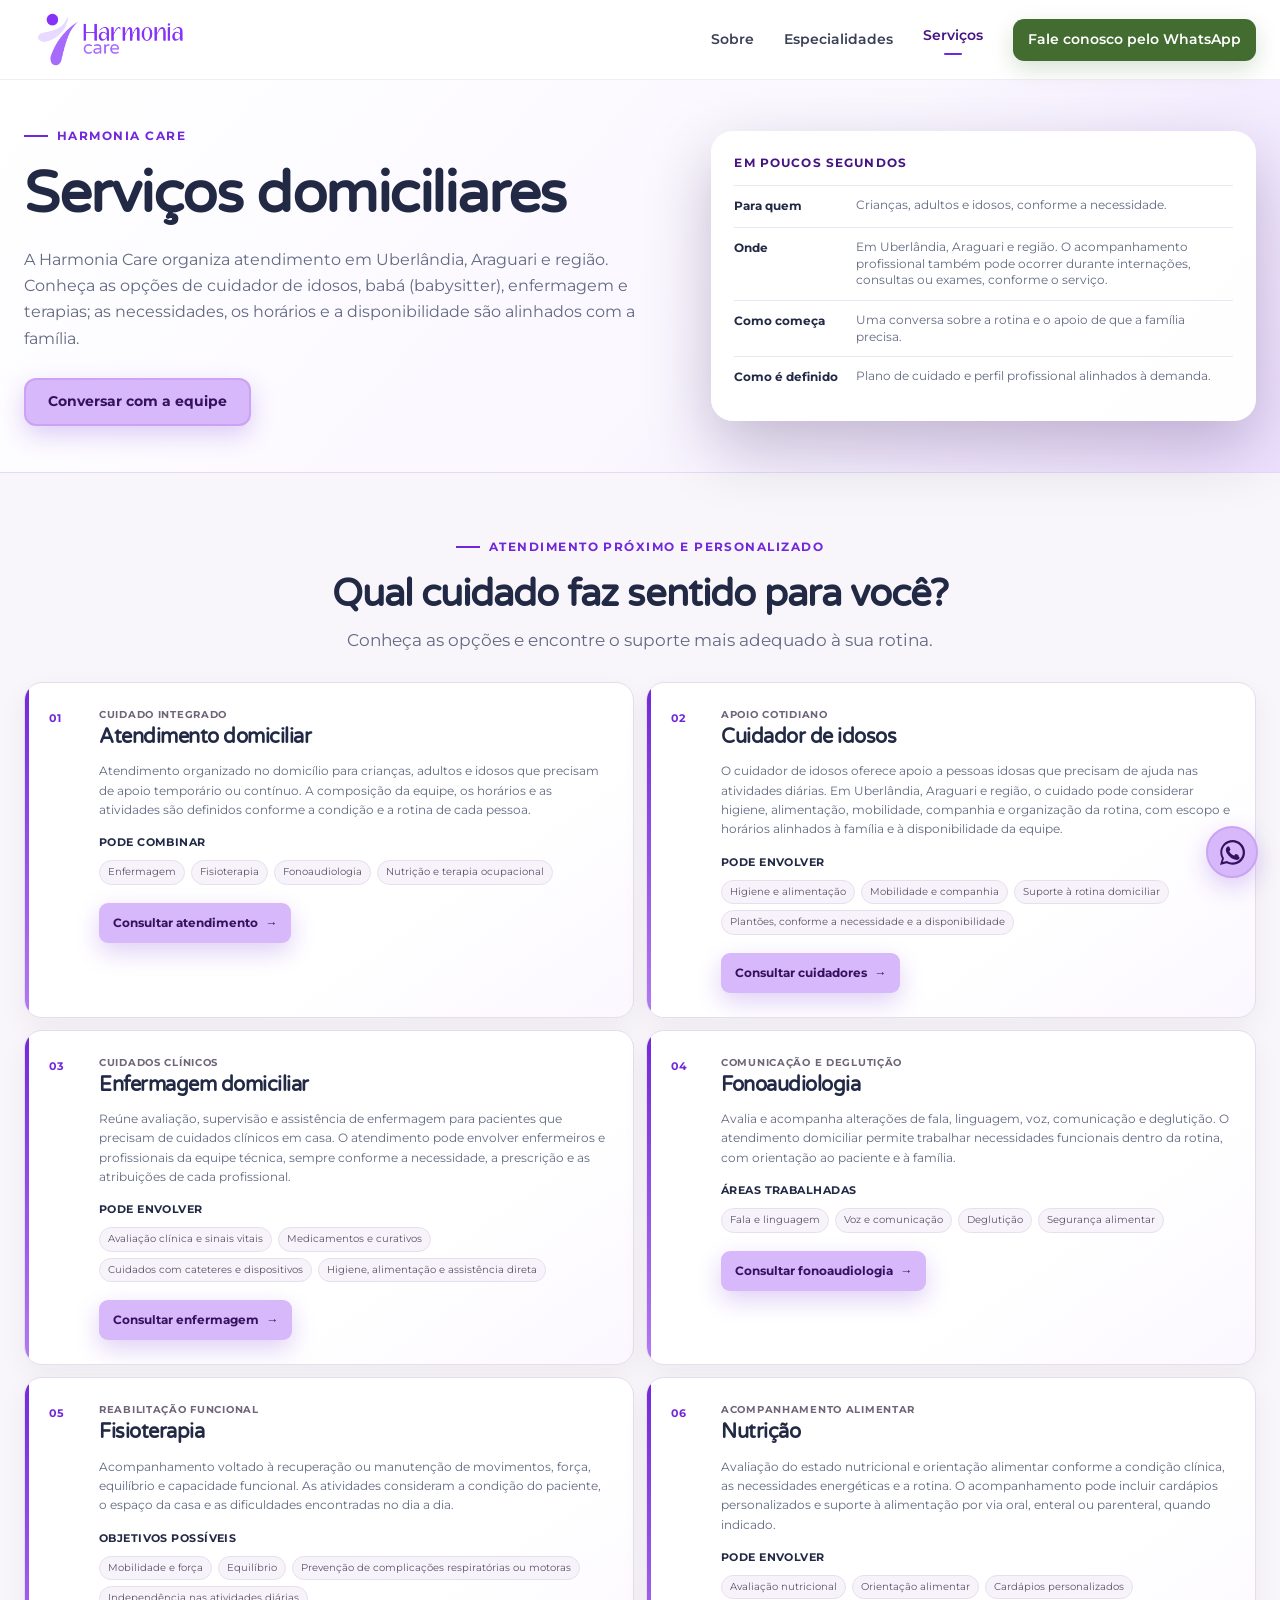
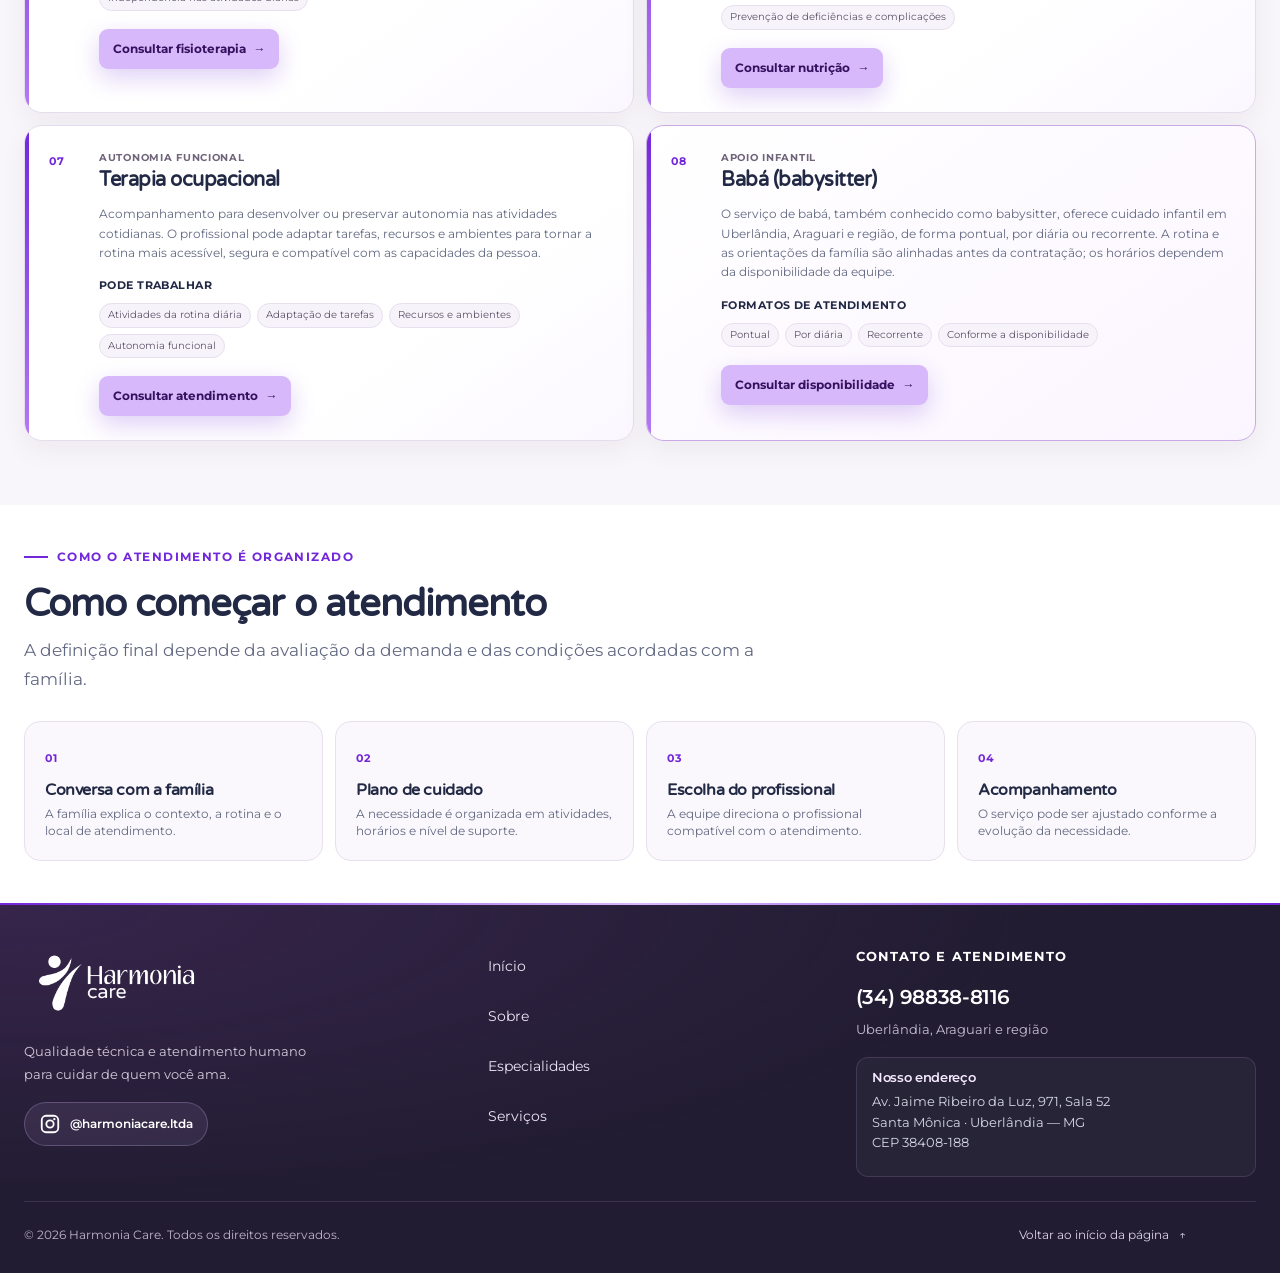
<file: servicos/index.html>
<!doctype html>
<html lang="pt-BR">
  <head>
    <meta charset="UTF-8" />
    <meta name="viewport" content="width=device-width, initial-scale=1.0" />
    <meta name="description" content="Cuidador de idosos, babá (babysitter), enfermagem e terapias domiciliares em Uberlândia e Araguari. Conheça os serviços da Harmonia Care." />
    <meta name="theme-color" content="#6f2bd5" />
    <title>Cuidador de idosos e babá em Uberlândia | Harmonia Care</title>
    <link rel="canonical" href="https://harmoniacare.com.br/servicos/" />
    <meta property="og:type" content="website" />
    <meta property="og:locale" content="pt_BR" />
    <meta property="og:site_name" content="Harmonia Care" />
    <meta property="og:title" content="Cuidador de idosos e babá em Uberlândia | Harmonia Care" />
    <meta property="og:description" content="Cuidador de idosos, babá (babysitter), enfermagem e terapias domiciliares em Uberlândia e Araguari. Consulte os serviços da Harmonia Care." />
    <meta property="og:url" content="https://harmoniacare.com.br/servicos/" />
    <meta property="og:image" content="https://harmoniacare.com.br/assets/images/hero-hd-optimized.webp" />
    <meta name="twitter:card" content="summary_large_image" />
    <link rel="icon" href="/assets/images/logo.png" />
    <link rel="preload" as="font" href="/assets/fonts/varela-round-latin.woff2" type="font/woff2" crossorigin />
  <link rel="stylesheet" href="/styles.css?v=20261015-10" />
  <script src="/script.js?v=20261015-10" defer></script>
  </head>
  <body class="service-page">
    <a class="skip-link" href="#conteudo">Pular para o conteúdo</a>

    <header class="site-header" data-header>
      <div class="container header-inner">
        <a class="brand" href="/" aria-label="Harmonia Care — página inicial">
          <img src="/assets/images/logo.png" alt="Harmonia Care" width="600" height="252" />
        </a>
        <button class="menu-toggle" type="button" aria-expanded="false" aria-controls="primary-navigation" aria-label="Abrir menu">
          <span></span><span></span><span></span>
        </button>
        <nav id="primary-navigation" class="primary-nav" aria-label="Navegação principal">
          <a href="/sobre/">Sobre</a>
          <a href="/especialidades/">Especialidades</a>
          <a href="#catalogo" aria-current="page">Serviços</a>
          <a class="header-whatsapp js-whatsapp" href="https://wa.me/5534988388116?text=Ol%C3%A1%2C%20gostaria%20de%20entender%20qual%20servi%C3%A7o%20%C3%A9%20mais%20adequado." target="_blank" rel="noopener noreferrer" data-section="header_services" data-service-interest="general">Fale conosco pelo WhatsApp</a>
        </nav>
      </div>
    </header>

    <main id="conteudo">
      <section class="service-hero" aria-labelledby="service-hero-title">
        <div class="container service-hero__grid">
          <div>
            <p class="eyebrow eyebrow--light">Harmonia Care</p>
            <h1 id="service-hero-title">Serviços domiciliares</h1>
            <p class="service-hero__lead">A Harmonia Care organiza atendimento em Uberlândia, Araguari e região. Conheça as opções de cuidador de idosos, babá (babysitter), enfermagem e terapias; as necessidades, os horários e a disponibilidade são alinhados com a família.</p>
            <div class="service-hero__actions">
              <a class="button button--light js-whatsapp" href="https://wa.me/5534988388116?text=Ol%C3%A1%2C%20gostaria%20de%20entender%20qual%20servi%C3%A7o%20da%20Harmonia%20%C3%A9%20mais%20adequado." target="_blank" rel="noopener noreferrer" data-section="services_hero" data-service-interest="general">Conversar com a equipe</a>
            </div>
          </div>
          <aside class="care-summary" aria-label="Resumo do atendimento">
            <p class="care-summary__title">Em poucos segundos</p>
            <dl>
              <div><dt>Para quem</dt><dd>Crianças, adultos e idosos, conforme a necessidade.</dd></div>
              <div><dt>Onde</dt><dd>Em Uberlândia, Araguari e região. O acompanhamento profissional também pode ocorrer durante internações, consultas ou exames, conforme o serviço.</dd></div>
              <div><dt>Como começa</dt><dd>Uma conversa sobre a rotina e o apoio de que a família precisa.</dd></div>
              <div><dt>Como é definido</dt><dd>Plano de cuidado e perfil profissional alinhados à demanda.</dd></div>
            </dl>
          </aside>
        </div>
      </section>

      <section id="catalogo" class="service-catalog section" aria-labelledby="catalog-title">
        <div class="container">
          <div class="compact-heading compact-heading--center">
            <p class="eyebrow">Atendimento próximo e personalizado</p>
            <h2 id="catalog-title">Qual cuidado faz sentido para você?</h2>
            <p>Conheça as opções e encontre o suporte mais adequado à sua rotina.</p>
          </div>

          <div class="service-detail-grid">
            <article id="atendimento-domiciliar" class="service-detail">
              <div class="service-detail__heading"><span>01</span><div><p>Cuidado integrado</p><h3>Atendimento domiciliar</h3></div></div>
              <p>Atendimento organizado no domicílio para crianças, adultos e idosos que precisam de apoio temporário ou contínuo. A composição da equipe, os horários e as atividades são definidos conforme a condição e a rotina de cada pessoa.</p>
              <h4>Pode combinar</h4><ul><li>Enfermagem</li><li>Fisioterapia</li><li>Fonoaudiologia</li><li>Nutrição e terapia ocupacional</li></ul>
              <a class="detail-cta js-whatsapp" href="https://wa.me/5534988388116?text=Ol%C3%A1%2C%20quero%20entender%20o%20atendimento%20domiciliar." target="_blank" rel="noopener noreferrer" data-section="service_detail" data-service-interest="atendimento_domiciliar">Consultar atendimento <span aria-hidden="true">→</span></a>
            </article>

            <article id="cuidadores" class="service-detail">
              <div class="service-detail__heading"><span>02</span><div><p>Apoio cotidiano</p><h3>Cuidador de idosos</h3></div></div>
              <p>O cuidador de idosos oferece apoio a pessoas idosas que precisam de ajuda nas atividades diárias. Em Uberlândia, Araguari e região, o cuidado pode considerar higiene, alimentação, mobilidade, companhia e organização da rotina, com escopo e horários alinhados à família e à disponibilidade da equipe.</p>
              <h4>Pode envolver</h4><ul><li>Higiene e alimentação</li><li>Mobilidade e companhia</li><li>Suporte à rotina domiciliar</li><li>Plantões, conforme a necessidade e a disponibilidade</li></ul>
              <a class="detail-cta js-whatsapp" href="https://wa.me/5534988388116?text=Ol%C3%A1%2C%20gostaria%20de%20informa%C3%A7%C3%B5es%20sobre%20cuidadores." target="_blank" rel="noopener noreferrer" data-section="service_detail" data-service-interest="cuidadores">Consultar cuidadores <span aria-hidden="true">→</span></a>
            </article>

            <article id="enfermagem" class="service-detail">
              <div class="service-detail__heading"><span>03</span><div><p>Cuidados clínicos</p><h3>Enfermagem domiciliar</h3></div></div>
              <p>Reúne avaliação, supervisão e assistência de enfermagem para pacientes que precisam de cuidados clínicos em casa. O atendimento pode envolver enfermeiros e profissionais da equipe técnica, sempre conforme a necessidade, a prescrição e as atribuições de cada profissional.</p>
              <h4>Pode envolver</h4><ul><li>Avaliação clínica e sinais vitais</li><li>Medicamentos e curativos</li><li>Cuidados com cateteres e dispositivos</li><li>Higiene, alimentação e assistência direta</li></ul>
              <a class="detail-cta js-whatsapp" href="https://wa.me/5534988388116?text=Ol%C3%A1%2C%20quero%20entender%20o%20atendimento%20de%20enfermagem%20domiciliar." target="_blank" rel="noopener noreferrer" data-section="service_detail" data-service-interest="enfermagem">Consultar enfermagem <span aria-hidden="true">→</span></a>
            </article>

            <article id="fonoaudiologia" class="service-detail">
              <div class="service-detail__heading"><span>04</span><div><p>Comunicação e deglutição</p><h3>Fonoaudiologia</h3></div></div>
              <p>Avalia e acompanha alterações de fala, linguagem, voz, comunicação e deglutição. O atendimento domiciliar permite trabalhar necessidades funcionais dentro da rotina, com orientação ao paciente e à família.</p>
              <h4>Áreas trabalhadas</h4><ul><li>Fala e linguagem</li><li>Voz e comunicação</li><li>Deglutição</li><li>Segurança alimentar</li></ul>
              <a class="detail-cta js-whatsapp" href="https://wa.me/5534988388116?text=Ol%C3%A1%2C%20quero%20entender%20o%20atendimento%20de%20fonoaudiologia." target="_blank" rel="noopener noreferrer" data-section="service_detail" data-service-interest="fonoaudiologia">Consultar fonoaudiologia <span aria-hidden="true">→</span></a>
            </article>

            <article id="fisioterapia" class="service-detail">
              <div class="service-detail__heading"><span>05</span><div><p>Reabilitação funcional</p><h3>Fisioterapia</h3></div></div>
              <p>Acompanhamento voltado à recuperação ou manutenção de movimentos, força, equilíbrio e capacidade funcional. As atividades consideram a condição do paciente, o espaço da casa e as dificuldades encontradas no dia a dia.</p>
              <h4>Objetivos possíveis</h4><ul><li>Mobilidade e força</li><li>Equilíbrio</li><li>Prevenção de complicações respiratórias ou motoras</li><li>Independência nas atividades diárias</li></ul>
              <a class="detail-cta js-whatsapp" href="https://wa.me/5534988388116?text=Ol%C3%A1%2C%20quero%20entender%20o%20atendimento%20de%20fisioterapia." target="_blank" rel="noopener noreferrer" data-section="service_detail" data-service-interest="fisioterapia">Consultar fisioterapia <span aria-hidden="true">→</span></a>
            </article>

            <article id="nutricao" class="service-detail">
              <div class="service-detail__heading"><span>06</span><div><p>Acompanhamento alimentar</p><h3>Nutrição</h3></div></div>
              <p>Avaliação do estado nutricional e orientação alimentar conforme a condição clínica, as necessidades energéticas e a rotina. O acompanhamento pode incluir cardápios personalizados e suporte à alimentação por via oral, enteral ou parenteral, quando indicado.</p>
              <h4>Pode envolver</h4><ul><li>Avaliação nutricional</li><li>Orientação alimentar</li><li>Cardápios personalizados</li><li>Prevenção de deficiências e complicações</li></ul>
              <a class="detail-cta js-whatsapp" href="https://wa.me/5534988388116?text=Ol%C3%A1%2C%20quero%20entender%20o%20atendimento%20de%20nutri%C3%A7%C3%A3o." target="_blank" rel="noopener noreferrer" data-section="service_detail" data-service-interest="nutricao">Consultar nutrição <span aria-hidden="true">→</span></a>
            </article>

            <article id="terapia-ocupacional" class="service-detail">
              <div class="service-detail__heading"><span>07</span><div><p>Autonomia funcional</p><h3>Terapia ocupacional</h3></div></div>
              <p>Acompanhamento para desenvolver ou preservar autonomia nas atividades cotidianas. O profissional pode adaptar tarefas, recursos e ambientes para tornar a rotina mais acessível, segura e compatível com as capacidades da pessoa.</p>
              <h4>Pode trabalhar</h4><ul><li>Atividades da rotina diária</li><li>Adaptação de tarefas</li><li>Recursos e ambientes</li><li>Autonomia funcional</li></ul>
              <a class="detail-cta js-whatsapp" href="https://wa.me/5534988388116?text=Ol%C3%A1%2C%20quero%20entender%20o%20atendimento%20de%20terapia%20ocupacional." target="_blank" rel="noopener noreferrer" data-section="service_detail" data-service-interest="terapia_ocupacional">Consultar atendimento <span aria-hidden="true">→</span></a>
            </article>

            <article id="babysitter" class="service-detail service-detail--featured">
              <div class="service-detail__heading"><span>08</span><div><p>Apoio infantil</p><h3>Babá (babysitter)</h3></div></div>
              <p>O serviço de babá, também conhecido como babysitter, oferece cuidado infantil em Uberlândia, Araguari e região, de forma pontual, por diária ou recorrente. A rotina e as orientações da família são alinhadas antes da contratação; os horários dependem da disponibilidade da equipe.</p>
              <h4>Formatos de atendimento</h4><ul><li>Pontual</li><li>Por diária</li><li>Recorrente</li><li>Conforme a disponibilidade</li></ul>
              <a class="detail-cta js-whatsapp" href="https://wa.me/5534988388116?text=Ol%C3%A1%2C%20gostaria%20de%20consultar%20disponibilidade%20do%20servi%C3%A7o%20de%20babysitter." target="_blank" rel="noopener noreferrer" data-section="service_detail" data-service-interest="babysitter">Consultar disponibilidade <span aria-hidden="true">→</span></a>
            </article>
          </div>
        </div>
      </section>

      <section id="fluxo" class="care-flow section--tight" aria-labelledby="care-flow-title">
        <div class="container">
          <div class="compact-heading">
            <p class="eyebrow">Como o atendimento é organizado</p>
            <h2 id="care-flow-title">Como começar o atendimento</h2>
            <p>A definição final depende da avaliação da demanda e das condições acordadas com a família.</p>
          </div>
          <ol class="care-flow__steps">
            <li><span>01</span><div><h3>Conversa com a família</h3><p>A família explica o contexto, a rotina e o local de atendimento.</p></div></li>
            <li><span>02</span><div><h3>Plano de cuidado</h3><p>A necessidade é organizada em atividades, horários e nível de suporte.</p></div></li>
            <li><span>03</span><div><h3>Escolha do profissional</h3><p>A equipe direciona o profissional compatível com o atendimento.</p></div></li>
            <li><span>04</span><div><h3>Acompanhamento</h3><p>O serviço pode ser ajustado conforme a evolução da necessidade.</p></div></li>
          </ol>
        </div>
      </section>

    </main>

    <a class="floating-whatsapp js-whatsapp" href="https://wa.me/5534988388116?text=Ol%C3%A1%2C%20gostaria%20de%20informa%C3%A7%C3%B5es%20sobre%20os%20servi%C3%A7os%20da%20Harmonia%20Care." target="_blank" rel="noopener noreferrer" data-section="floating" data-service-interest="general" aria-label="Falar com a Harmonia Care pelo WhatsApp"><svg viewBox="0 0 24 24" aria-hidden="true"><path d="M20.5 3.5A11.8 11.8 0 0 0 12.1 0C5.6 0 .3 5.3.3 11.8c0 2.1.6 4.2 1.6 6L0 24l6.4-1.7a12 12 0 0 0 5.7 1.4h.1c6.5 0 11.8-5.3 11.8-11.8 0-3.2-1.2-6.2-3.5-8.4Zm-8.4 18.2c-1.8 0-3.6-.5-5.1-1.4l-.4-.2-3.8 1 1-3.7-.2-.4a9.8 9.8 0 1 1 8.5 4.7Zm5.4-7.4c-.3-.1-1.7-.8-2-.9-.3-.1-.5-.1-.7.2l-.9 1.1c-.2.2-.4.2-.7.1-1.8-.9-3-1.6-4.2-3.6-.3-.5.3-.5.9-1.7.1-.2 0-.5 0-.7l-.9-2c-.2-.5-.5-.5-.7-.5h-.6c-.2 0-.6.1-.9.4-.3.3-1.2 1.2-1.2 2.9s1.2 3.3 1.4 3.5c.2.2 2.4 3.7 5.8 5.2 2.1.9 2.9 1 3.9.8.6-.1 1.7-.7 1.9-1.3.2-.7.2-1.2.2-1.3-.1-.1-.3-.2-.6-.3Z"/></svg></a>

  <footer class="site-footer site-footer--refined">
    <div class="container footer__grid">
      <div class="footer__brand">
        <a class="footer__home" href="/" aria-label="Harmonia Care — página inicial"><img src="/assets/images/logo.png" alt="Harmonia Care" width="600" height="252" loading="lazy" /></a>
        <p>Qualidade técnica e atendimento humano para cuidar de quem você ama.</p>
        <a class="footer-social js-instagram" href="https://www.instagram.com/harmoniacare.ltda/" target="_blank" rel="noopener noreferrer" data-section="footer" aria-label="Acompanhar a Harmonia Care no Instagram"><svg viewBox="0 0 24 24" aria-hidden="true"><path d="M7.8 2h8.4A5.8 5.8 0 0 1 22 7.8v8.4a5.8 5.8 0 0 1-5.8 5.8H7.8A5.8 5.8 0 0 1 2 16.2V7.8A5.8 5.8 0 0 1 7.8 2Zm-.2 2A3.6 3.6 0 0 0 4 7.6v8.8A3.6 3.6 0 0 0 7.6 20h8.8a3.6 3.6 0 0 0 3.6-3.6V7.6A3.6 3.6 0 0 0 16.4 4H7.6Zm9.15 1.5a1.25 1.25 0 1 1 0 2.5 1.25 1.25 0 0 1 0-2.5ZM12 7a5 5 0 1 1 0 10 5 5 0 0 1 0-10Zm0 2a3 3 0 1 0 0 6 3 3 0 0 0 0-6Z"/></svg><span>@harmoniacare.ltda</span></a>
      </div>
      <nav class="footer__navigation" aria-label="Navegação do rodapé">
        <h2 class="visually-hidden">Navegação</h2>
        <ul>
          <li><a href="/">Início</a></li>
          <li><a href="/sobre/">Sobre</a></li>
          <li><a href="/especialidades/">Especialidades</a></li>
          <li><a href="/servicos/">Serviços</a></li>
        </ul>
      </nav>
      <div class="footer__details">
        <h2>Contato e atendimento</h2>
        <a class="footer__phone" href="tel:+5534988388116">(34) 98838-8116</a>
        <p class="footer__coverage">Uberlândia, Araguari e região</p>
        <div class="footer__address"><h3>Nosso endereço</h3><address>Av. Jaime Ribeiro da Luz, 971, Sala 52<br />Santa Mônica · Uberlândia — MG<br />CEP 38408-188</address></div>
      </div>
    </div>
    <div class="container footer__bottom"><p>© <span data-current-year>2026</span> Harmonia Care. Todos os direitos reservados.</p><a href="#conteudo">Voltar ao início da página <span aria-hidden="true">↑</span></a></div>
  </footer>
  <aside class="whatsapp-nudge" data-whatsapp-nudge aria-labelledby="help-title" hidden>
      <button type="button" data-whatsapp-nudge-close aria-label="Fechar ajuda">×</button>
      <img class="whatsapp-nudge__logo" src="/assets/images/logo.png" alt="Harmonia Care" width="600" height="252" />
      <h2 id="help-title">Precisa de orientação?</h2>
      <p class="whatsapp-nudge__description">Conte de que sua família precisa. Ajudamos a encontrar o atendimento adequado.</p>
      <a class="button js-whatsapp" href="https://wa.me/5534988388116?text=Ol%C3%A1%2C%20preciso%20de%20orienta%C3%A7%C3%A3o%20para%20escolher%20um%20servi%C3%A7o." target="_blank" rel="noopener noreferrer" data-section="contextual_nudge" data-service-interest="general">Pedir orientação</a>
    </aside>
  <aside class="partner-popup" data-partner-popup aria-labelledby="partner-popup-title" hidden>
      <button class="partner-popup__close" type="button" aria-label="Fechar mensagem de parceiros">×</button>
      <p class="partner-popup__eyebrow">Nossa rede de cuidado</p>
      <strong id="partner-popup-title">Conheça nossos parceiros</strong>
      <div class="partner-popup__logos">
        <a href="https://somaneuromodulacao.com.br/" target="_blank" rel="noopener noreferrer" aria-label="Visitar o site da Soma Neuromodulação"><img src="/assets/images/partner-soma.webp" alt="Soma Neuromodulação" width="500" height="199" /><span>Soma Neuromodulação ↗</span></a>
        <a href="https://www.instagram.com/cirurgicauberlandia/?hl=pt" target="_blank" rel="noopener noreferrer" aria-label="Visitar o Instagram da Cirúrgica Uberlândia"><img src="/assets/images/partner-cirurgica.png" alt="Cirúrgica Uberlândia" width="400" height="131" /><span>Cirúrgica Uberlândia ↗</span></a>
      </div>
      <a href="/#parceiros">Ver nossos parceiros →</a>
    </aside>
  </body>
</html>
</file>
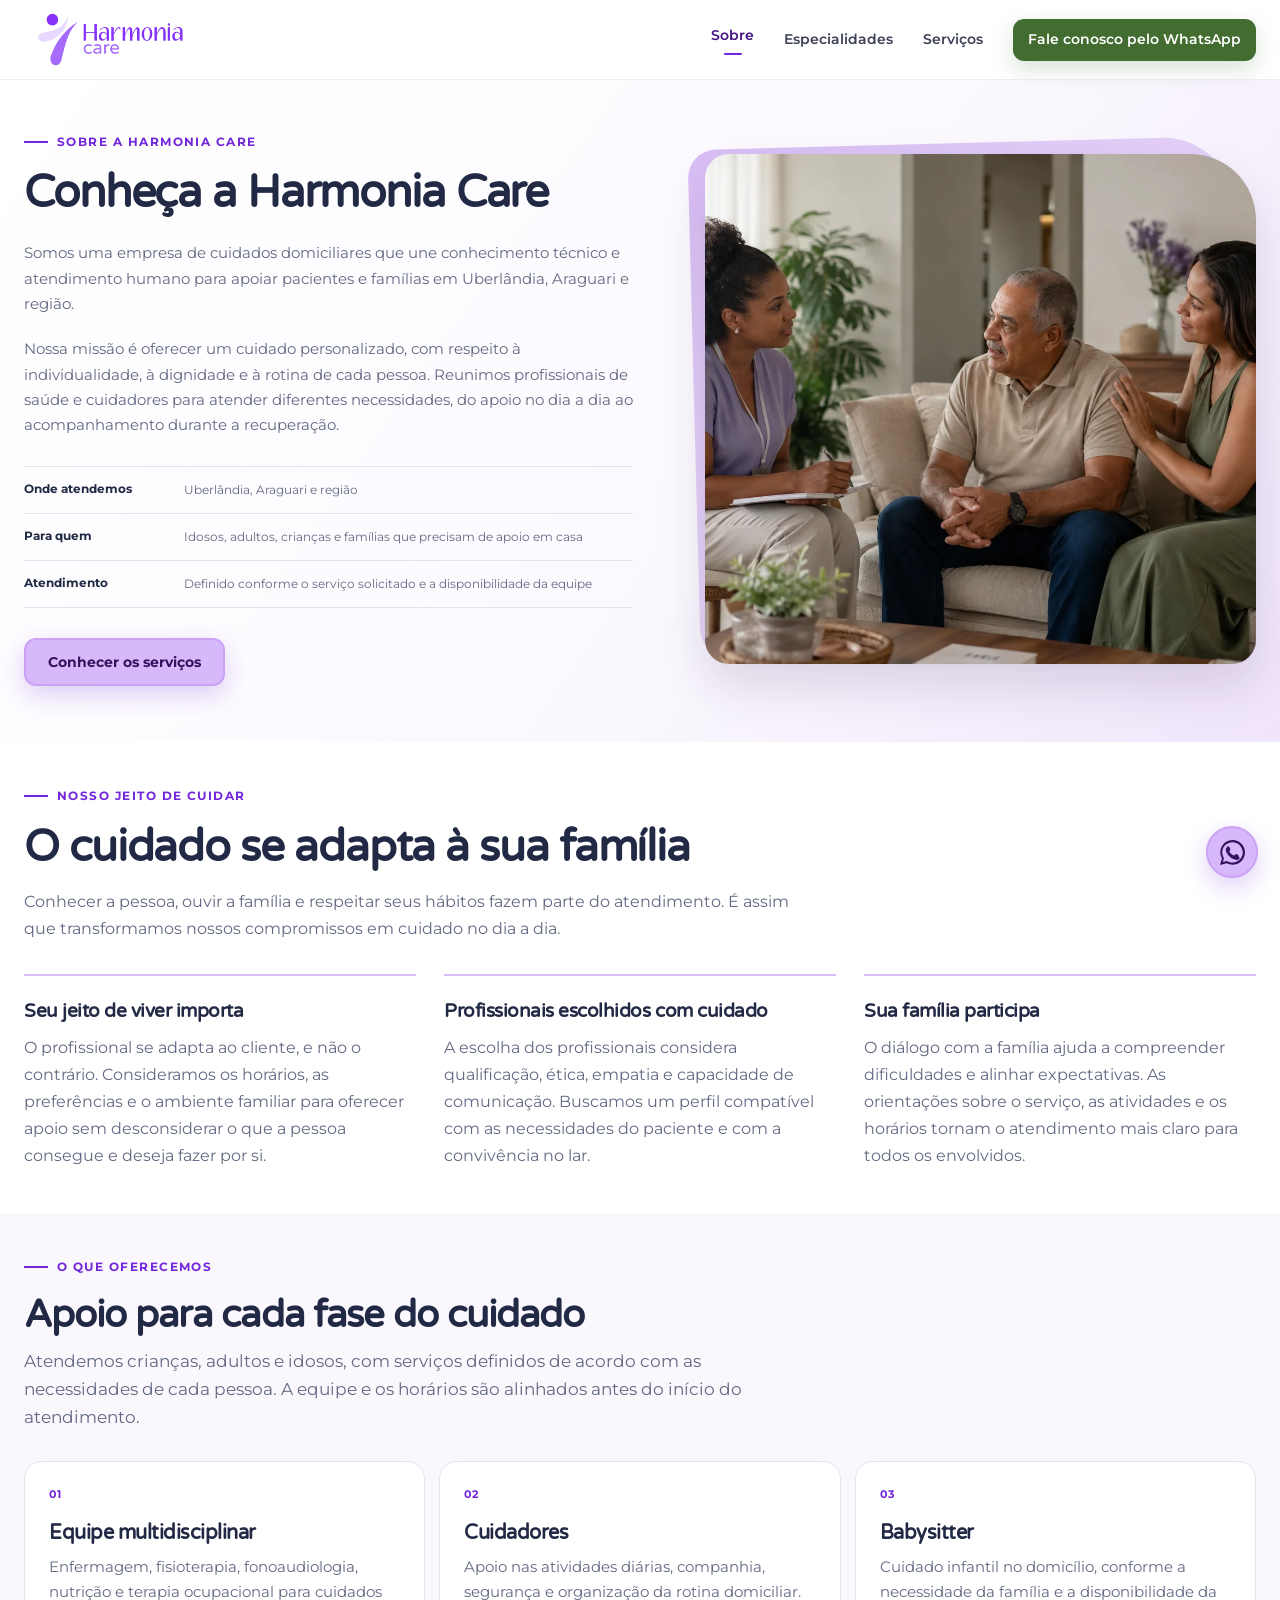
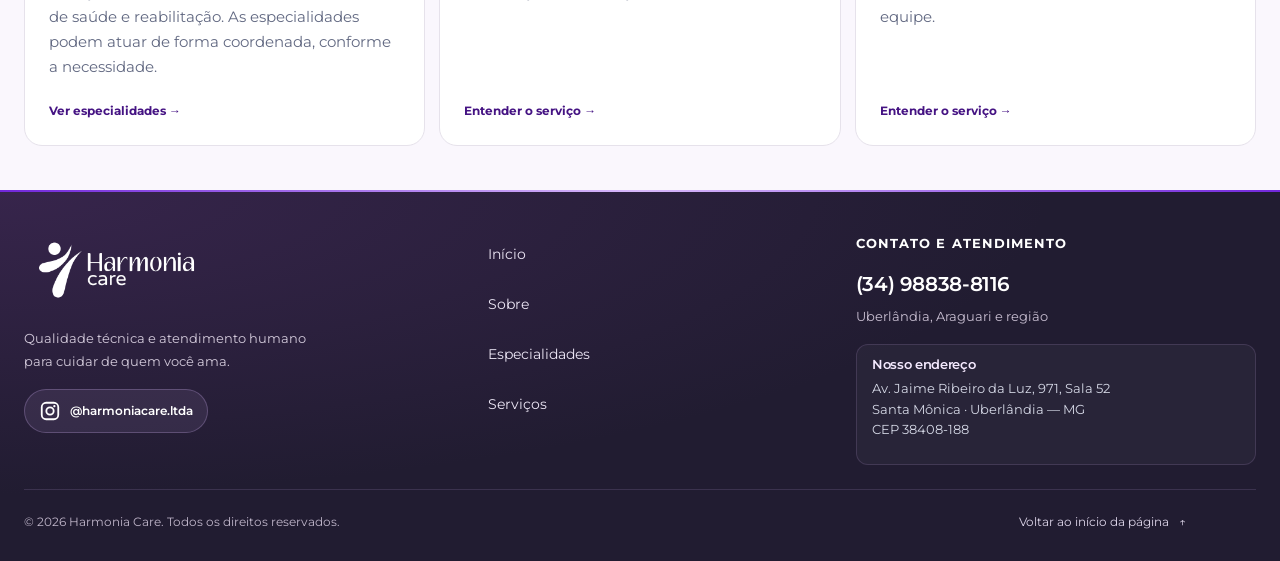
<file: sobre/index.html>
<!doctype html>
<html lang="pt-BR">
<head>
  <meta charset="UTF-8" />
  <meta name="viewport" content="width=device-width, initial-scale=1.0" />
  <meta name="description" content="Conheça a Harmonia Care, os serviços de cuidado domiciliar, como funciona o atendimento e as regiões atendidas." />
  <meta name="theme-color" content="#6f2bd5" />
  <title>Sobre a Harmonia Care | Atendimento domiciliar</title>
  <link rel="canonical" href="https://harmoniacare.com.br/sobre/" />
  <meta property="og:type" content="website" />
  <meta property="og:locale" content="pt_BR" />
  <meta property="og:site_name" content="Harmonia Care" />
  <meta property="og:title" content="Sobre a Harmonia Care | Atendimento domiciliar" />
  <meta property="og:description" content="Conheça a Harmonia Care, os serviços de cuidado domiciliar, como funciona o atendimento e as regiões atendidas." />
  <meta property="og:url" content="https://harmoniacare.com.br/sobre/" />
  <meta property="og:image" content="https://harmoniacare.com.br/assets/images/about-home-consultation.webp" />
  <meta name="twitter:card" content="summary_large_image" />
  <link rel="icon" href="/assets/images/logo.png" />
  <link rel="preload" as="font" href="/assets/fonts/varela-round-latin.woff2" type="font/woff2" crossorigin />
  <link rel="stylesheet" href="/styles.css?v=20261015-10" />
  <script src="/script.js?v=20261015-10" defer></script>
</head>
<body class="about-page">
  <a class="skip-link" href="#conteudo">Pular para o conteúdo</a>

  <header class="site-header" data-header>
    <div class="container header-inner">
      <a class="brand" href="/" aria-label="Harmonia Care — página inicial"><img src="/assets/images/logo.png" alt="Harmonia Care" width="600" height="252" /></a>
      <button class="menu-toggle" type="button" aria-expanded="false" aria-controls="primary-navigation" aria-label="Abrir menu"><span></span><span></span><span></span></button>
      <nav id="primary-navigation" class="primary-nav" aria-label="Navegação principal">
        <a href="/sobre/" aria-current="page">Sobre</a><a href="/especialidades/">Especialidades</a><a href="/servicos/">Serviços</a><a class="header-whatsapp js-whatsapp" href="https://wa.me/5534988388116?text=Ol%C3%A1%2C%20gostaria%20de%20conhecer%20melhor%20a%20Harmonia%20Care." target="_blank" rel="noopener noreferrer" data-section="header_about" data-service-interest="general">Fale conosco pelo WhatsApp</a>
      </nav>
    </div>
  </header>

  <main id="conteudo">
    <section class="about-intro" aria-labelledby="about-title">
      <div class="container about-intro__grid">
        <div class="about-intro__content">
          <p class="eyebrow">Sobre a Harmonia Care</p>
          <h1 id="about-title">Conheça a Harmonia Care</h1>
          <p>Somos uma empresa de cuidados domiciliares que une conhecimento técnico e atendimento humano para apoiar pacientes e famílias em Uberlândia, Araguari e região.</p>
          <p>Nossa missão é oferecer um cuidado personalizado, com respeito à individualidade, à dignidade e à rotina de cada pessoa. Reunimos profissionais de saúde e cuidadores para atender diferentes necessidades, do apoio no dia a dia ao acompanhamento durante a recuperação.</p>
          <dl class="about-intro__facts">
            <div><dt>Onde atendemos</dt><dd>Uberlândia, Araguari e região</dd></div>
            <div><dt>Para quem</dt><dd>Idosos, adultos, crianças e famílias que precisam de apoio em casa</dd></div>
            <div><dt>Atendimento</dt><dd>Definido conforme o serviço solicitado e a disponibilidade da equipe</dd></div>
          </dl>
          <a class="button button--primary" href="/servicos/">Conhecer os serviços</a>
        </div>
        <figure class="about-intro__visual">
          <img src="/assets/images/about-home-consultation.webp" alt="Profissional de saúde conversando com um homem idoso e sua familiar em casa" width="1400" height="933" fetchpriority="high" />
        </figure>
      </div>
    </section>

    <section class="about-principles section--tight" aria-labelledby="principles-title">
      <div class="container">
        <div class="about-principles__heading"><p class="eyebrow">Nosso jeito de cuidar</p><h2 id="principles-title">O cuidado se adapta à sua família</h2><p>Conhecer a pessoa, ouvir a família e respeitar seus hábitos fazem parte do atendimento. É assim que transformamos nossos compromissos em cuidado no dia a dia.</p></div>
        <div class="about-principles__grid">
          <article><h3>Seu jeito de viver importa</h3><p>O profissional se adapta ao cliente, e não o contrário. Consideramos os horários, as preferências e o ambiente familiar para oferecer apoio sem desconsiderar o que a pessoa consegue e deseja fazer por si.</p></article>
          <article><h3>Profissionais escolhidos com cuidado</h3><p>A escolha dos profissionais considera qualificação, ética, empatia e capacidade de comunicação. Buscamos um perfil compatível com as necessidades do paciente e com a convivência no lar.</p></article>
          <article><h3>Sua família participa</h3><p>O diálogo com a família ajuda a compreender dificuldades e alinhar expectativas. As orientações sobre o serviço, as atividades e os horários tornam o atendimento mais claro para todos os envolvidos.</p></article>
        </div>
      </div>
    </section>

    <section class="about-offer section--tight" aria-labelledby="offer-title">
      <div class="container">
        <div class="compact-heading"><p class="eyebrow">O que oferecemos</p><h2 id="offer-title">Apoio para cada fase do cuidado</h2><p>Atendemos crianças, adultos e idosos, com serviços definidos de acordo com as necessidades de cada pessoa. A equipe e os horários são alinhados antes do início do atendimento.</p></div>
        <div class="about-offer__grid">
          <article><span>01</span><h3>Equipe multidisciplinar</h3><p>Enfermagem, fisioterapia, fonoaudiologia, nutrição e terapia ocupacional para cuidados de saúde e reabilitação. As especialidades podem atuar de forma coordenada, conforme a necessidade.</p><a href="/especialidades/">Ver especialidades <span aria-hidden="true">→</span></a></article>
          <article><span>02</span><h3>Cuidadores</h3><p>Apoio nas atividades diárias, companhia, segurança e organização da rotina domiciliar.</p><a href="/servicos/#cuidadores">Entender o serviço <span aria-hidden="true">→</span></a></article>
          <article><span>03</span><h3>Babysitter</h3><p>Cuidado infantil no domicílio, conforme a necessidade da família e a disponibilidade da equipe.</p><a href="/servicos/#babysitter">Entender o serviço <span aria-hidden="true">→</span></a></article>
        </div>
      </div>
    </section>

  </main>

  <a class="floating-whatsapp js-whatsapp" href="https://wa.me/5534988388116?text=Ol%C3%A1%2C%20gostaria%20de%20informa%C3%A7%C3%B5es%20sobre%20os%20servi%C3%A7os%20da%20Harmonia%20Care." target="_blank" rel="noopener noreferrer" data-section="floating" data-service-interest="general" aria-label="Falar com a Harmonia Care pelo WhatsApp"><svg viewBox="0 0 24 24" aria-hidden="true"><path d="M20.5 3.5A11.8 11.8 0 0 0 12.1 0C5.6 0 .3 5.3.3 11.8c0 2.1.6 4.2 1.6 6L0 24l6.4-1.7a12 12 0 0 0 5.7 1.4h.1c6.5 0 11.8-5.3 11.8-11.8 0-3.2-1.2-6.2-3.5-8.4Zm-8.4 18.2c-1.8 0-3.6-.5-5.1-1.4l-.4-.2-3.8 1 1-3.7-.2-.4a9.8 9.8 0 1 1 8.5 4.7Zm5.4-7.4c-.3-.1-1.7-.8-2-.9-.3-.1-.5-.1-.7.2l-.9 1.1c-.2.2-.4.2-.7.1-1.8-.9-3-1.6-4.2-3.6-.3-.5.3-.5.9-1.7.1-.2 0-.5 0-.7l-.9-2c-.2-.5-.5-.5-.7-.5h-.6c-.2 0-.6.1-.9.4-.3.3-1.2 1.2-1.2 2.9s1.2 3.3 1.4 3.5c.2.2 2.4 3.7 5.8 5.2 2.1.9 2.9 1 3.9.8.6-.1 1.7-.7 1.9-1.3.2-.7.2-1.2.2-1.3-.1-.1-.3-.2-.6-.3Z"/></svg></a>

  <footer class="site-footer site-footer--refined">
    <div class="container footer__grid">
      <div class="footer__brand">
        <a class="footer__home" href="/" aria-label="Harmonia Care — página inicial"><img src="/assets/images/logo.png" alt="Harmonia Care" width="600" height="252" loading="lazy" /></a>
        <p>Qualidade técnica e atendimento humano para cuidar de quem você ama.</p>
        <a class="footer-social js-instagram" href="https://www.instagram.com/harmoniacare.ltda/" target="_blank" rel="noopener noreferrer" data-section="footer" aria-label="Acompanhar a Harmonia Care no Instagram"><svg viewBox="0 0 24 24" aria-hidden="true"><path d="M7.8 2h8.4A5.8 5.8 0 0 1 22 7.8v8.4a5.8 5.8 0 0 1-5.8 5.8H7.8A5.8 5.8 0 0 1 2 16.2V7.8A5.8 5.8 0 0 1 7.8 2Zm-.2 2A3.6 3.6 0 0 0 4 7.6v8.8A3.6 3.6 0 0 0 7.6 20h8.8a3.6 3.6 0 0 0 3.6-3.6V7.6A3.6 3.6 0 0 0 16.4 4H7.6Zm9.15 1.5a1.25 1.25 0 1 1 0 2.5 1.25 1.25 0 0 1 0-2.5ZM12 7a5 5 0 1 1 0 10 5 5 0 0 1 0-10Zm0 2a3 3 0 1 0 0 6 3 3 0 0 0 0-6Z"/></svg><span>@harmoniacare.ltda</span></a>
      </div>
      <nav class="footer__navigation" aria-label="Navegação do rodapé">
        <h2 class="visually-hidden">Navegação</h2>
        <ul>
          <li><a href="/">Início</a></li>
          <li><a href="/sobre/">Sobre</a></li>
          <li><a href="/especialidades/">Especialidades</a></li>
          <li><a href="/servicos/">Serviços</a></li>
        </ul>
      </nav>
      <div class="footer__details">
        <h2>Contato e atendimento</h2>
        <a class="footer__phone" href="tel:+5534988388116">(34) 98838-8116</a>
        <p class="footer__coverage">Uberlândia, Araguari e região</p>
        <div class="footer__address"><h3>Nosso endereço</h3><address>Av. Jaime Ribeiro da Luz, 971, Sala 52<br />Santa Mônica · Uberlândia — MG<br />CEP 38408-188</address></div>
      </div>
    </div>
    <div class="container footer__bottom"><p>© <span data-current-year>2026</span> Harmonia Care. Todos os direitos reservados.</p><a href="#conteudo">Voltar ao início da página <span aria-hidden="true">↑</span></a></div>
  </footer>
<aside class="whatsapp-nudge" data-whatsapp-nudge aria-labelledby="help-title" hidden>
      <button type="button" data-whatsapp-nudge-close aria-label="Fechar ajuda">×</button>
      <img class="whatsapp-nudge__logo" src="/assets/images/logo.png" alt="Harmonia Care" width="600" height="252" />
      <h2 id="help-title">Precisa de orientação?</h2>
      <p class="whatsapp-nudge__description">Conte de que sua família precisa. Ajudamos a encontrar o atendimento adequado.</p>
      <a class="button js-whatsapp" href="https://wa.me/5534988388116?text=Ol%C3%A1%2C%20preciso%20de%20orienta%C3%A7%C3%A3o%20para%20escolher%20um%20servi%C3%A7o." target="_blank" rel="noopener noreferrer" data-section="contextual_nudge" data-service-interest="general">Pedir orientação</a>
    </aside>
  <aside class="partner-popup" data-partner-popup aria-labelledby="partner-popup-title" hidden>
      <button class="partner-popup__close" type="button" aria-label="Fechar mensagem de parceiros">×</button>
      <p class="partner-popup__eyebrow">Nossa rede de cuidado</p>
      <strong id="partner-popup-title">Conheça nossos parceiros</strong>
      <div class="partner-popup__logos">
        <a href="https://somaneuromodulacao.com.br/" target="_blank" rel="noopener noreferrer" aria-label="Visitar o site da Soma Neuromodulação"><img src="/assets/images/partner-soma.webp" alt="Soma Neuromodulação" width="500" height="199" /><span>Soma Neuromodulação ↗</span></a>
        <a href="https://www.instagram.com/cirurgicauberlandia/?hl=pt" target="_blank" rel="noopener noreferrer" aria-label="Visitar o Instagram da Cirúrgica Uberlândia"><img src="/assets/images/partner-cirurgica.png" alt="Cirúrgica Uberlândia" width="400" height="131" /><span>Cirúrgica Uberlândia ↗</span></a>
      </div>
      <a href="/#parceiros">Ver nossos parceiros →</a>
    </aside>
  </body>
</html>
</file>
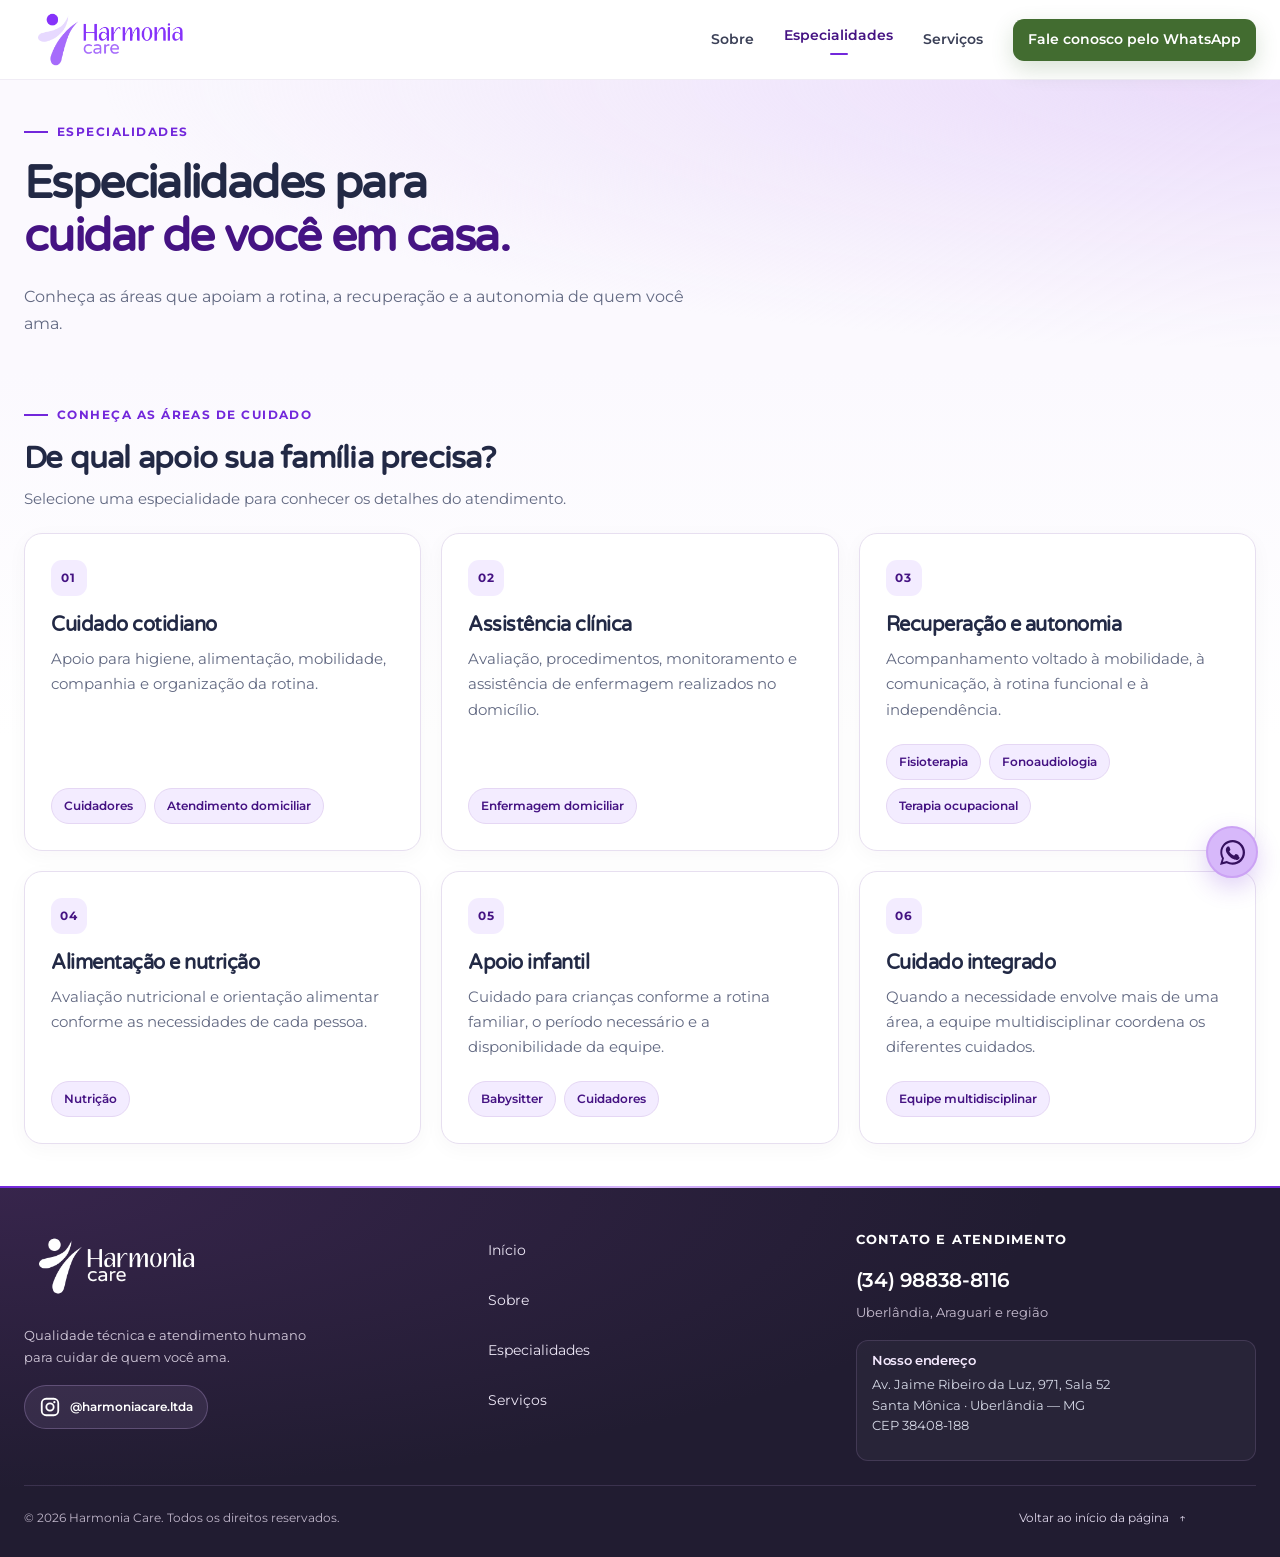
<file: especialidades.html>
<!doctype html>
<html lang="pt-BR">
<head>
  <meta charset="UTF-8">
  <meta name="robots" content="noindex,follow">
  <meta http-equiv="refresh" content="0; url=/especialidades/">
  <link rel="canonical" href="https://harmoniacare.com.br/especialidades/">
  <title>Especialidades</title>
</head>
<body><p>Esta página foi movida. <a href="/especialidades/">Acessar Especialidades</a></p><script>location.replace('/especialidades/' + location.search + location.hash);</script></body>
</html>
</file>
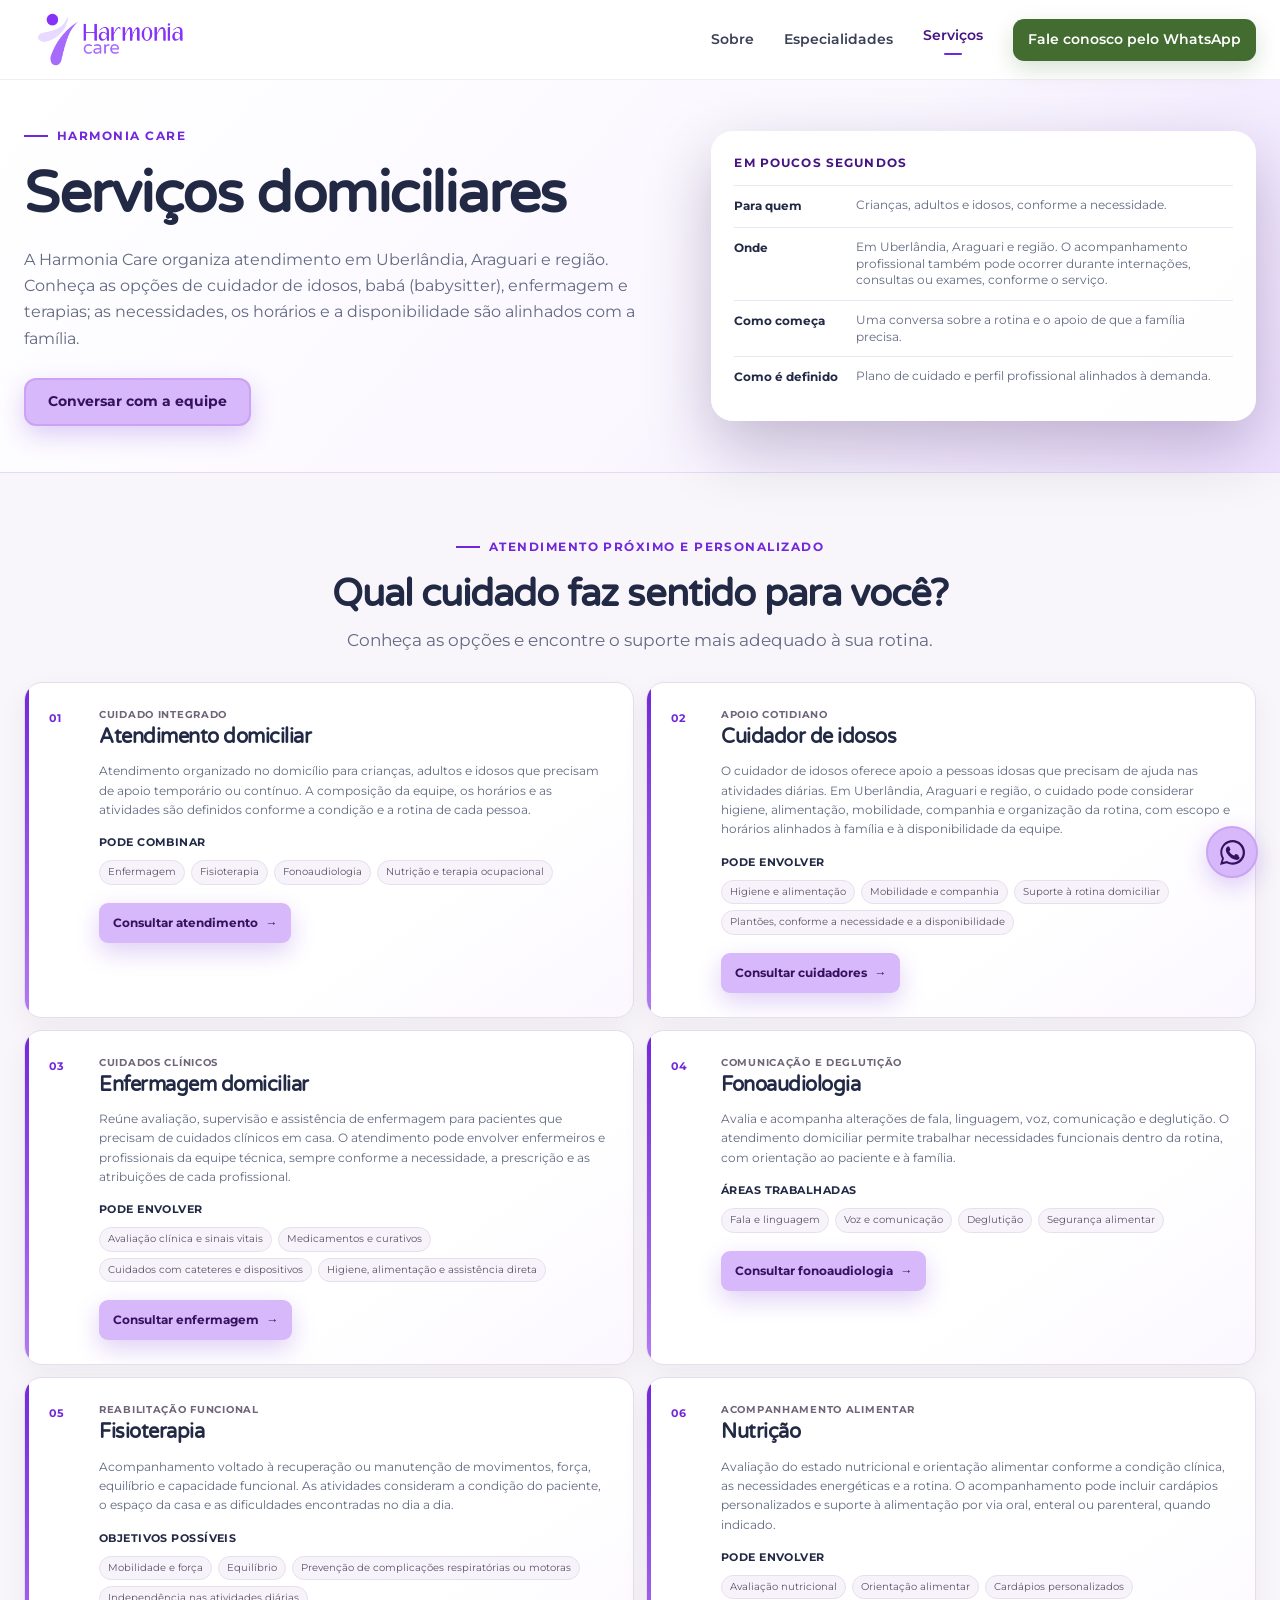
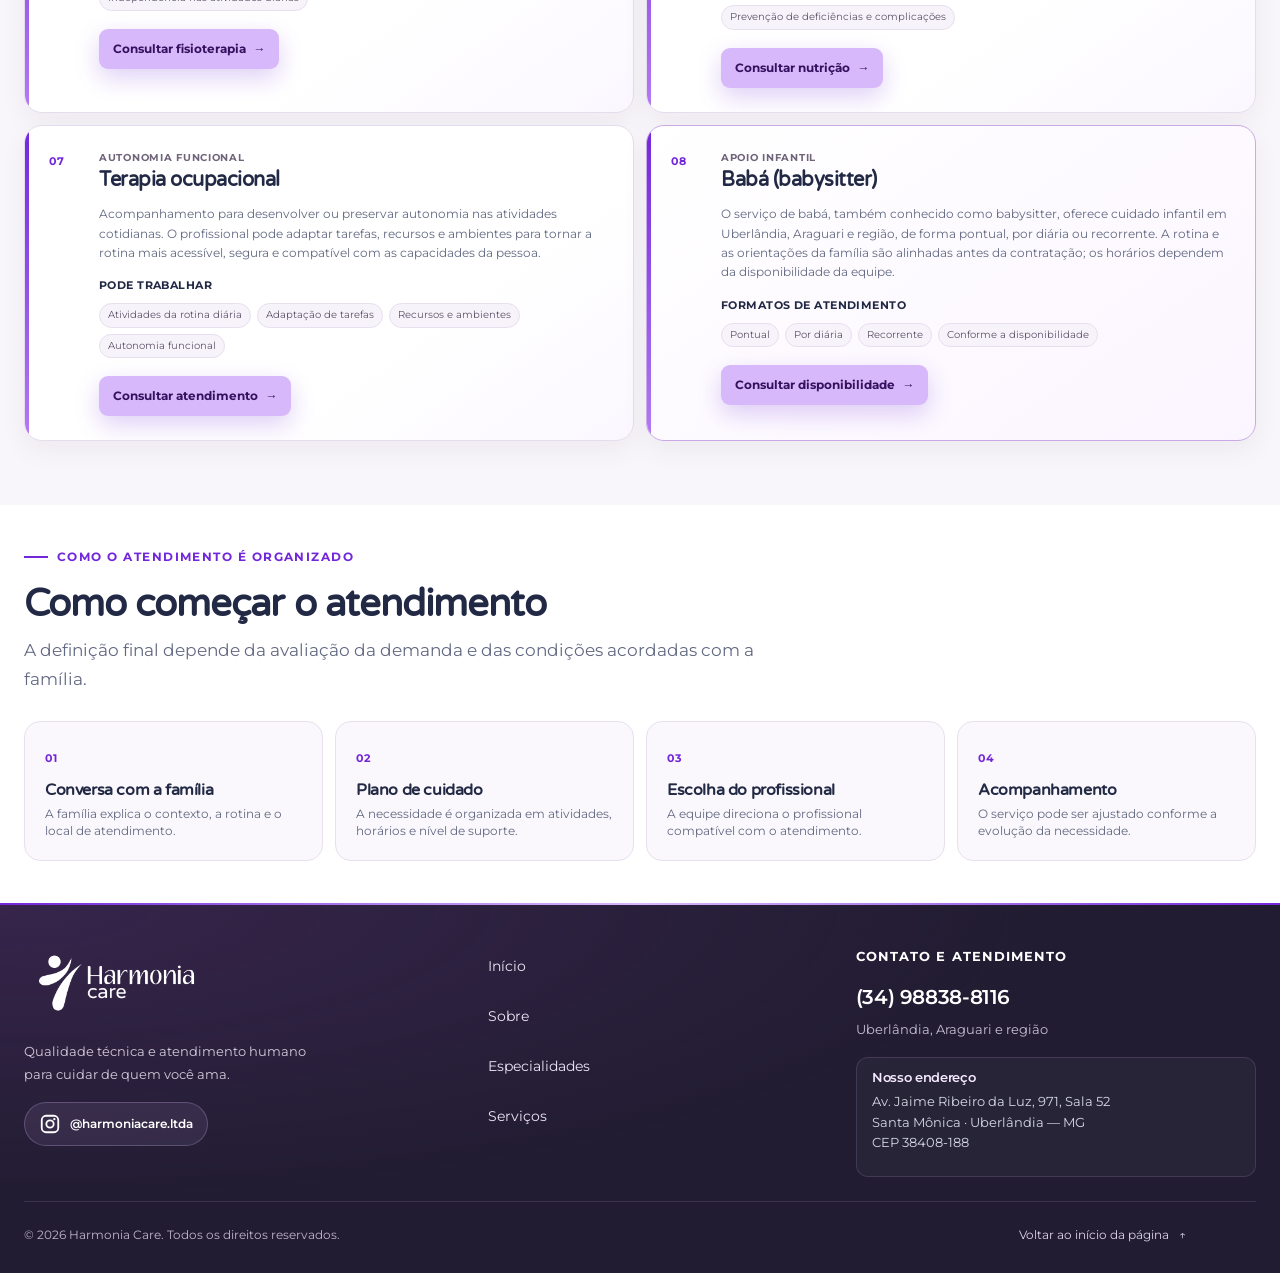
<file: servicos.html>
<!doctype html>
<html lang="pt-BR">
<head>
  <meta charset="UTF-8">
  <meta name="robots" content="noindex,follow">
  <meta http-equiv="refresh" content="0; url=/servicos/">
  <link rel="canonical" href="https://harmoniacare.com.br/servicos/">
  <title>Serviços</title>
</head>
<body><p>Esta página foi movida. <a href="/servicos/">Acessar Serviços</a></p><script>location.replace('/servicos/' + location.search + location.hash);</script></body>
</html>
</file>
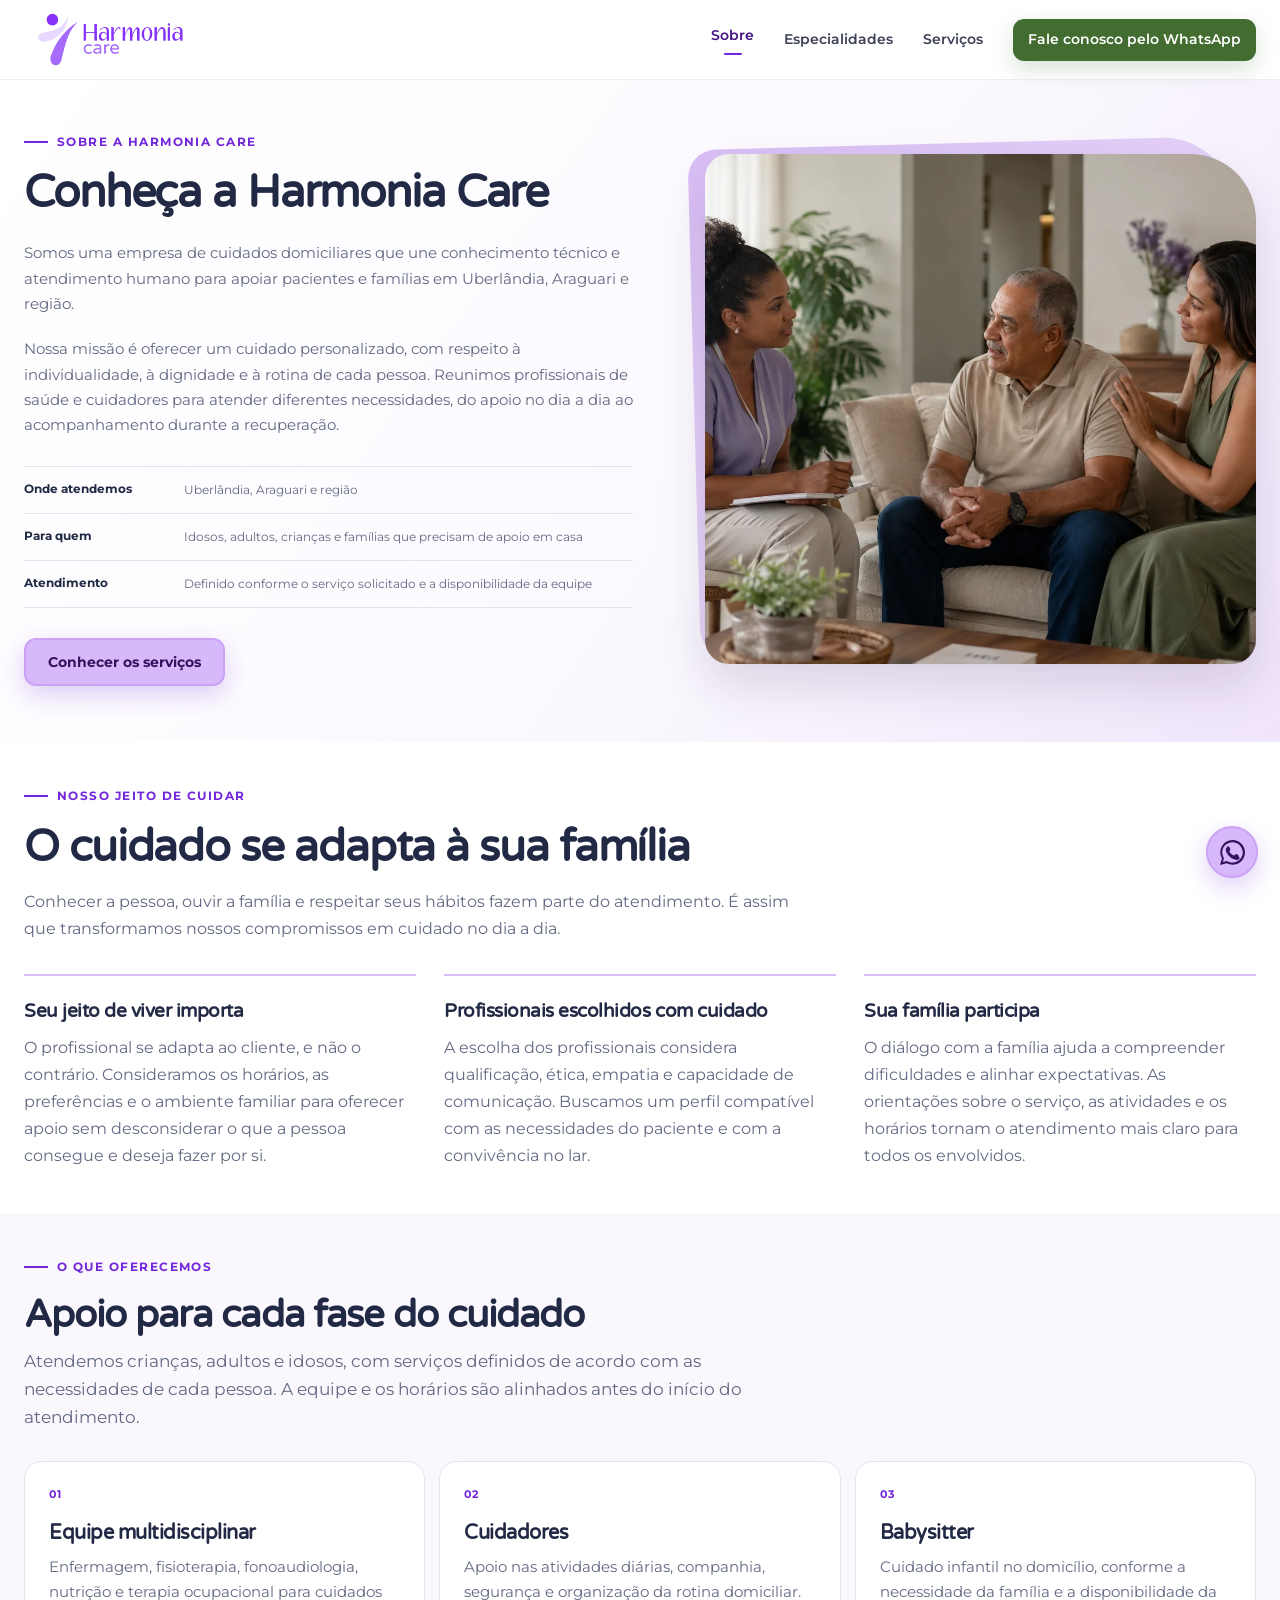
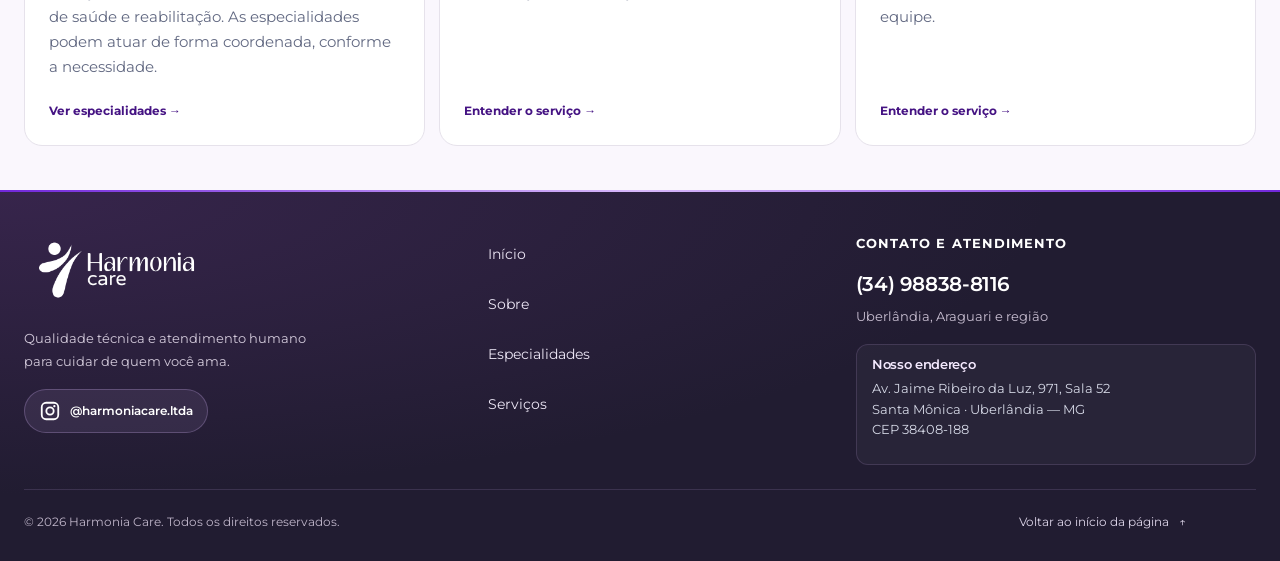
<file: sobre.html>
<!doctype html>
<html lang="pt-BR">
<head>
  <meta charset="UTF-8">
  <meta name="robots" content="noindex,follow">
  <meta http-equiv="refresh" content="0; url=/sobre/">
  <link rel="canonical" href="https://harmoniacare.com.br/sobre/">
  <title>Sobre a Harmonia Care</title>
</head>
<body><p>Esta página foi movida. <a href="/sobre/">Acessar Sobre a Harmonia Care</a></p><script>location.replace('/sobre/' + location.search + location.hash);</script></body>
</html>
</file>
<file: styles.css>
@font-face {
  font-family: "Montserrat";
  src: url("assets/fonts/montserrat-latin.woff2") format("woff2");
  font-style: normal;
  font-weight: 400 700;
  font-display: swap;
}

@font-face {
  font-family: "Varela Round";
  src: url("assets/fonts/varela-round-latin.woff2") format("woff2");
  font-style: normal;
  font-weight: 400;
  font-display: swap;
}

:root {
  --brand: #7227db;
  --brand-dark: #451383;
  --brand-soft: #f3ecff;
  --action: #426c30;
  --action-dark: #315222;
  --contact: #d7b8fa;
  --ink: #222945;
  --muted: #626982;
  --surface: #ffffff;
  --surface-alt: #f8f7fb;
  --border: #e6e2eb;
  --shadow: 0 20px 60px rgba(45, 21, 78, 0.12);
  --radius-lg: 28px;
  --radius-md: 18px;
  --container: 1320px;
  --header-height: 80px;
}

*, *::before, *::after { box-sizing: border-box; }
html { scroll-behavior: smooth; scroll-padding-top: calc(var(--header-height) + 36px); }
body { margin: 0; overflow-x: clip; color: var(--ink); background: var(--surface); font-family: "Montserrat", Arial, sans-serif; font-size: 17px; line-height: 1.65; }
body.menu-open { overflow: hidden; }
img { display: block; max-width: 100%; }
a { color: inherit; }
button, a { -webkit-tap-highlight-color: transparent; }
h1, h2, h3, p { margin-top: 0; }
h1, h2, h3 { color: var(--ink); font-family: "Varela Round", "Montserrat", sans-serif; line-height: 1.12; letter-spacing: -0.025em; }
h1 { max-width: 760px; margin-bottom: 24px; font-size: clamp(2.55rem, 4.7vw, 4.65rem); }
h2 { margin-bottom: 18px; font-size: clamp(2rem, 3.4vw, 3.25rem); }
h3 { margin-bottom: 14px; font-size: clamp(1.3rem, 1.8vw, 1.65rem); }
p { margin-bottom: 20px; }
.container { width: min(calc(100% - 48px), var(--container)); margin-inline: auto; }
.section { padding: 80px 0; }
.section--compact { padding: 38px 0; }
.section--tight { padding: 56px 0; }

.skip-link { position: fixed; z-index: 1000; top: 12px; left: 12px; padding: 12px 18px; transform: translateY(-160%); color: #fff; background: var(--brand-dark); border-radius: 8px; text-decoration: none; }
.skip-link:focus { transform: translateY(0); }
.visually-hidden { position: absolute !important; width: 1px !important; height: 1px !important; padding: 0 !important; margin: -1px !important; overflow: hidden !important; clip: rect(0, 0, 0, 0) !important; white-space: nowrap !important; border: 0 !important; }
:focus-visible { outline: 3px solid #b46cff; outline-offset: 4px; }

.site-header { position: sticky; z-index: 100; top: 0; height: var(--header-height); background: rgba(255,255,255,0.94); border-bottom: 1px solid rgba(69,19,131,0.08); backdrop-filter: blur(14px); }
.header-inner { display: flex; align-items: center; height: 100%; gap: 34px; }
.brand { flex: 0 0 auto; }
.brand img { width: 168px; height: auto; }
.primary-nav { display: flex; align-items: center; justify-content: center; gap: 30px; margin-left: auto; }
.primary-nav a { color: #3b4057; font-size: 0.88rem; font-weight: 600; text-decoration: none; transition: color 160ms ease; }
.primary-nav a:hover { color: var(--brand); }
.primary-nav a[aria-current="page"] { color: var(--brand-dark); }
.primary-nav a[aria-current="page"]:not(.header-whatsapp)::after { content: ""; display: block; width: 18px; height: 2px; margin: 5px auto 0; background: var(--brand); border-radius: 999px; }
.primary-nav .header-whatsapp { min-height: 42px; padding: 9px 15px; color: #fff; background: var(--action); border-radius: 11px; box-shadow: 0 8px 22px rgba(66,108,48,.2); }
.primary-nav .header-whatsapp:hover, .primary-nav .header-whatsapp:focus-visible { color: #fff; background: var(--action); }
.primary-nav .header-whatsapp:active { background: var(--action); }
.menu-toggle { display: none; width: 44px; height: 44px; margin-left: auto; padding: 10px; background: transparent; border: 0; border-radius: 9px; cursor: pointer; }
.menu-toggle span { display: block; width: 24px; height: 2px; margin: 5px 0; background: var(--ink); transition: transform 180ms ease, opacity 180ms ease; }

.home-page .site-header { position: fixed; top: 0; right: 0; left: 0; color: #fff; background: linear-gradient(180deg, rgba(35,8,62,.46), rgba(35,8,62,0)); border-bottom: 0; backdrop-filter: none; transition: background 180ms ease, border-color 180ms ease, box-shadow 180ms ease, backdrop-filter 180ms ease; }
.home-page .brand img { filter: brightness(0) invert(1); }
.home-page .primary-nav > a:not(.header-whatsapp) { color: rgba(255,255,255,.94); text-shadow: 0 2px 16px rgba(24,4,42,.38); }
.home-page .primary-nav > a:not(.header-whatsapp):hover { color: #e4ccff; }
.home-page .menu-toggle span { background: #fff; }
.home-page .site-header.is-scrolled { background: rgba(255,255,255,.96); border-bottom: 1px solid rgba(69,19,131,.1); box-shadow: 0 10px 30px rgba(35,17,54,.09); backdrop-filter: blur(14px); }
.home-page .site-header.is-scrolled .brand img { filter: none; }
.home-page .site-header.is-scrolled .primary-nav > a:not(.header-whatsapp) { color: #3b4057; text-shadow: none; }
.home-page .site-header.is-scrolled .primary-nav > a:not(.header-whatsapp):hover { color: var(--brand); }
.home-page .site-header.is-scrolled .menu-toggle span { background: var(--ink); }

.button { display: inline-flex; align-items: center; justify-content: center; min-height: 48px; padding: 13px 22px; border: 2px solid transparent; border-radius: 12px; font-size: 0.9rem; font-weight: 700; line-height: 1.2; text-align: center; text-decoration: none; transition: transform 160ms ease, background 160ms ease, border-color 160ms ease; }
.button:hover { transform: translateY(-2px); }
.button--primary { color: #35115f; background: var(--contact); border-color: #cba2f4; box-shadow: 0 9px 24px rgba(111,43,213,.22); }
.button--primary:hover, .button--primary:focus-visible { color: #fff; background: var(--brand-dark); }
.button--secondary { color: var(--brand-dark); background: transparent; border-color: rgba(69,19,131,0.24); }
.button--secondary:hover { background: var(--brand-soft); border-color: var(--brand); }
.button--light { color: var(--brand-dark); background: #fff; box-shadow: 0 12px 35px rgba(25,7,46,0.16); }
.button--light:hover { background: #f8f2ff; }
.header-cta { min-height: 44px; padding: 11px 18px; font-size: 0.82rem; }

.eyebrow { display: flex; align-items: center; gap: 9px; margin-bottom: 16px; color: var(--brand); font-size: 0.76rem; font-weight: 700; letter-spacing: 0.12em; text-transform: uppercase; }
.eyebrow::first-line { letter-spacing: 0.1em; }
.eyebrow::before { content: ""; width: 24px; height: 2px; background: currentColor; }
.eyebrow--light { color: #e9dcff; }

.home-signature { position: relative; overflow: hidden; color: #fff; background: linear-gradient(180deg, #2f0c52 0%, #461172 61%, #6425a0 100%); }
.home-signature::before { content: ""; position: absolute; z-index: 1; right: -180px; bottom: -280px; width: 660px; height: 660px; background: radial-gradient(circle, rgba(183,123,239,.24), transparent 68%); border-radius: 50%; pointer-events: none; }
.hero { position: relative; min-height: 100svh; overflow: hidden; padding: 0; color: #fff; background: #321055; border: 0; }
.hero::before { content: ""; position: absolute; z-index: 2; inset: 0; background: linear-gradient(90deg, rgba(35,8,62,.96) 0%, rgba(52,15,88,.91) 31%, rgba(68,20,111,.57) 57%, rgba(58,17,96,.14) 78%, rgba(45,12,76,.18) 100%); pointer-events: none; }
.hero::after { content: ""; position: absolute; z-index: 2; right: 0; bottom: 0; left: 0; height: 150px; background: linear-gradient(180deg, transparent 0%, rgba(47,12,82,.2) 36%, #461172 100%); pointer-events: none; }
.hero .container { width: min(calc(100% - 48px), 1360px); }
.hero__grid { position: static; display: flex; align-items: center; min-height: inherit; }
.hero__content { position: relative; z-index: 4; width: min(600px, 46vw); padding: 92px 0 142px; text-shadow: 0 2px 22px rgba(20,4,35,.24); }
.hero h1 { max-width: 600px; margin-bottom: 24px; color: #fff; font-size: clamp(2.55rem, 3.7vw, 3.5rem); line-height: 1.1; letter-spacing: -.035em; }
.hero h1 span { display: block; color: #dcc4fa; }
.hero .eyebrow { max-width: 560px; margin-bottom: 26px; color: #eadcff; }
.hero__lead { max-width: 510px; margin-bottom: 30px; color: rgba(255,255,255,.9); font-size: clamp(1rem, 1.05vw, 1.08rem); line-height: 1.75; }
.hero__actions { display: flex; flex-wrap: wrap; gap: 16px; }
.hero .button--primary { color: var(--brand-dark); background: #fff; box-shadow: 0 12px 28px rgba(28,7,49,.22); }
.hero .button--primary:hover, .hero .button--primary:focus-visible { color: var(--brand-dark); background: #f5effb; }
.hero .button--secondary { color: #fff; border-color: rgba(255,255,255,.5); }
.hero .button--secondary:hover { background: rgba(255,255,255,.12); border-color: #fff; }

.hero__visual { position: absolute; z-index: 1; inset: 0; }
.hero-carousel { position: absolute; inset: 0; }
.hero-carousel::before { display: none; }
.hero-carousel__viewport { position: absolute; inset: 0; overflow: hidden; background: #321055; border: 0; border-radius: 0; box-shadow: none; }
.hero-slide { position: absolute; inset: 0; margin: 0; visibility: hidden; opacity: 0; transition: opacity 650ms ease, visibility 0s linear 650ms; }
.hero-slide.is-active { z-index: 1; visibility: visible; opacity: 1; transition-delay: 0s; }
.hero-slide img { width: 100%; height: 100%; object-fit: cover; }
.hero-slide.is-active img { transform: none; }
.hero-slide:first-child img { object-position: 67% center; }
.hero-slide:nth-child(2) img { object-position: 62% center; }
.hero-slide:nth-child(3) img { object-position: 72% center; }
.hero-slide:nth-child(4) img { object-position: 68% center; }
.hero-slide:nth-child(5) img { object-position: 68% center; }
.hero-partners { position: absolute; z-index: 5; right: max(24px, calc((100vw - 1360px) / 2)); bottom: 118px; width: min(640px, 46vw); padding: 14px; background: linear-gradient(115deg, rgba(38,9,65,.5), rgba(71,24,109,.34)); border: 1px solid rgba(255,255,255,.18); border-radius: 16px; box-shadow: 0 16px 42px rgba(22,4,38,.18); backdrop-filter: blur(10px); }
.hero-partners__heading { display: flex; align-items: center; justify-content: space-between; gap: 20px; margin-bottom: 10px; }
.hero-partners__heading .eyebrow { margin: 0; color: #e7d2ff; font-size: .65rem; }
.hero-partners__heading h2 { margin: 0; color: #fff; font-family: "Montserrat", sans-serif; font-size: .78rem; letter-spacing: .01em; }
.hero-partners__logos { display: grid; grid-template-columns: repeat(2, 1fr); gap: 10px; }
.hero-partner { display: grid; grid-template-columns: 112px 1fr; align-items: center; gap: 12px; min-height: 78px; padding: 10px 12px; color: var(--ink); background: rgba(255,255,255,.95); border: 1px solid rgba(255,255,255,.62); border-radius: 12px; text-decoration: none; transition: transform 180ms ease, background 180ms ease; }
.hero-partner:hover { background: #fff; transform: translateY(-2px); }
.hero-partner img { width: 112px; height: 44px; padding: 4px; object-fit: contain; background: #faf8fc; border-radius: 8px; }
.hero-partner strong, .hero-partner small { display: block; }
.hero-partner strong { font-size: .68rem; line-height: 1.25; }
.hero-partner small { margin-top: 3px; color: var(--muted); font-size: .55rem; line-height: 1.3; }

.partner-popup[hidden] { display: none; }
.partner-popup { position: fixed; z-index: 300; right: 22px; bottom: 94px; width: min(350px, calc(100vw - 40px)); padding: 22px; color: var(--ink); background: rgba(255,255,255,.97); border: 1px solid #dcd0ea; border-radius: 18px; box-shadow: 0 24px 70px rgba(32,10,58,.25); opacity: 0; transform: translateY(18px); transition: opacity 220ms ease, transform 220ms ease; backdrop-filter: blur(12px); }
.partner-popup.is-visible { opacity: 1; transform: translateY(0); }
.partner-popup__close { position: absolute; top: 9px; right: 9px; display: grid; place-items: center; width: 36px; height: 36px; padding: 0; color: #51485c; background: transparent; border: 0; border-radius: 50%; font-size: 1.35rem; cursor: pointer; }
.partner-popup__close:hover { background: #f3edf8; }
.partner-popup__eyebrow { margin: 0 0 4px; color: var(--brand); font-size: .62rem; font-weight: 700; letter-spacing: .11em; text-transform: uppercase; }
.partner-popup > strong { display: block; padding-right: 30px; font-family: "Varela Round", sans-serif; font-size: 1rem; }
.partner-popup__logos { display: grid; grid-template-columns: 1fr 1fr; align-items: center; gap: 8px; margin: 15px 0 13px; }
.partner-popup__logos img { width: 100%; height: 42px; padding: 7px; object-fit: contain; background: #faf8fc; border: 1px solid #eee8f3; border-radius: 9px; }
.partner-popup > a { color: var(--brand-dark); font-size: .72rem; font-weight: 700; text-decoration: none; }

.section-heading { max-width: 760px; margin: 0 auto 48px; text-align: center; }
.section-heading .eyebrow { justify-content: center; }
.section-heading p:last-child { color: var(--muted); }
.services { background: linear-gradient(180deg, #fff 0%, #faf7ff 100%); }
.services__heading { margin-bottom: 38px; }
.services-grid { display: grid; grid-template-columns: repeat(4, minmax(0, 1fr)); gap: 16px; }
.service-card { position: relative; display: flex; min-width: 0; min-height: 250px; padding: 24px; overflow: hidden; flex-direction: column; background: rgba(255,255,255,.96); border: 1px solid #e4d9ef; border-radius: 20px; box-shadow: 0 12px 32px rgba(49,25,76,.07); transition: transform 180ms ease, border-color 180ms ease, box-shadow 180ms ease; }
.service-card:hover { transform: translateY(-4px); border-color: #b992e5; box-shadow: 0 18px 42px rgba(49,25,76,.13); }
.service-card::before { content: ""; position: absolute; top: 0; right: 24px; left: 24px; height: 3px; background: linear-gradient(90deg, var(--brand-dark), #a76cf0); border-radius: 0 0 4px 4px; }
.service-card::after { content: ""; position: absolute; width: 110px; height: 110px; right: -66px; bottom: -70px; background: var(--card-accent, #e6d5ff); border-radius: 50%; opacity: .55; }
.service-card:nth-child(3n+2) { --card-accent: #d9ead0; }
.service-card:nth-child(3n) { --card-accent: #ffe0e9; }
.service-card__top { display: flex; align-items: center; justify-content: space-between; gap: 12px; margin-bottom: 22px; }
.service-card__category { padding: 6px 9px; color: var(--brand-dark); background: var(--brand-soft); border: 1px solid #e4d3f5; border-radius: 999px; font-size: .61rem; font-weight: 700; letter-spacing: .04em; text-transform: uppercase; }
.service-card__number { color: #a59bac; font-size: .7rem; font-weight: 700; letter-spacing: .08em; }
.service-card h3 { margin-bottom: 10px; font-size: 1.2rem; }
.service-card > p { margin: 0 0 22px; color: var(--muted); font-size: .78rem; line-height: 1.58; }
.card-link { position: relative; z-index: 1; display: inline-flex; align-items: center; gap: 7px; margin-top: auto; color: var(--brand-dark); font-size: 0.84rem; font-weight: 700; text-decoration: none; }
.card-link span { transition: transform 160ms ease; }
.card-link:hover span { transform: translateX(4px); }

.brand-belief { padding: 70px 0; color: #fff; background: #2f0c56; }
.brand-belief__grid { display: grid; grid-template-columns: .92fr 1.08fr; align-items: center; gap: 80px; }
.brand-belief .eyebrow { color: #cbaaff; }
.brand-belief h2, .brand-belief h3 { color: #fff; }
.brand-belief__statement > p:not(.eyebrow, .brand-belief__signature) { max-width: 610px; margin-bottom: 24px; color: #ded0ed; }
.brand-belief__signature { display: flex; flex-wrap: wrap; align-items: center; gap: 8px; margin: 0; color: #fff; font-size: .73rem; font-weight: 700; letter-spacing: .03em; }
.brand-belief__signature span { color: #bd8cff; }
.brand-belief__principles { display: grid; gap: 10px; margin: 0; padding: 0; list-style: none; }
.brand-belief__principles li { display: grid; grid-template-columns: 42px 1fr; gap: 16px; padding: 19px 20px; background: rgba(255,255,255,.075); border: 1px solid rgba(255,255,255,.13); border-radius: 16px; }
.brand-belief__principles li > span { color: #c59bff; font-size: .7rem; font-weight: 700; letter-spacing: .08em; }
.brand-belief__principles h3 { margin: 0 0 5px; font-size: 1.05rem; }
.brand-belief__principles p { margin: 0; color: #dacbe9; font-size: .76rem; line-height: 1.55; }

.brand-experience { grid-column: 1 / -1; display: grid; grid-template-columns: 1.2fr repeat(3, 1fr); gap: 10px; margin-top: 6px; padding-top: 18px; border-top: 1px solid rgba(255,255,255,.14); }
.brand-experience > div, .brand-experience article { padding: 13px 15px; background: rgba(255,255,255,.06); border: 1px solid rgba(255,255,255,.1); border-radius: 12px; }
.brand-experience > div p { margin: 0 0 2px; color: #cbaaff; font-size: .6rem; font-weight: 700; letter-spacing: .08em; text-transform: uppercase; }
.brand-experience h3 { margin: 0; font-size: .92rem; }
.brand-experience strong, .brand-experience span { display: block; }
.brand-experience strong { margin-bottom: 3px; color: #fff; font-size: .75rem; }
.brand-experience span { color: #d9cbe8; font-size: .65rem; line-height: 1.4; }
.brand-experience small { grid-column: 1 / -1; color: #bcaacb; font-size: .6rem; text-align: right; }

.service-hero { padding: 58px 0; color: var(--ink); background: linear-gradient(132deg, #fff 0%, #faf7ff 58%, #eee1ff 100%); border-bottom: 1px solid #e7dbf4; }
.service-hero__grid { display: grid; grid-template-columns: 1.08fr .92fr; align-items: center; gap: 68px; }
.service-hero h1 { max-width: 670px; margin: 0 0 20px; color: var(--ink); font-size: clamp(2.55rem, 4.5vw, 4.25rem); }
.service-hero .eyebrow { color: var(--brand); }
.service-hero__lead { max-width: 690px; margin: 0 0 26px; color: var(--muted); font-size: 1rem; }
.service-hero__actions { display: flex; flex-wrap: wrap; gap: 12px; }
.service-hero__secondary { color: var(--brand-dark); border-color: #cdb3e8; }
.service-hero__secondary:hover { background: #f4edfc; border-color: var(--brand); }
.care-summary { padding: 26px; color: var(--ink); background: rgba(255,255,255,.96); border: 1px solid rgba(255,255,255,.62); border-radius: 22px; box-shadow: 0 25px 65px rgba(35,9,66,.25); }
.care-summary__title { margin: 0 0 12px; color: var(--brand-dark); font-size: .72rem; font-weight: 700; letter-spacing: .1em; text-transform: uppercase; }
.care-summary dl { margin: 0; }
.care-summary dl > div { display: grid; grid-template-columns: 108px 1fr; gap: 14px; padding: 11px 0; border-top: 1px solid #ece5f2; }
.care-summary dt { color: var(--ink); font-size: .72rem; font-weight: 700; }
.care-summary dd { margin: 0; color: var(--muted); font-size: .72rem; line-height: 1.45; }
.care-flow { background: #fff; }
.compact-heading { max-width: 760px; margin-bottom: 28px; }
.compact-heading--center { margin-right: auto; margin-left: auto; text-align: center; }
.compact-heading--center .eyebrow { justify-content: center; }
.compact-heading h2 { margin-bottom: 10px; font-size: clamp(1.9rem, 3vw, 2.8rem); }
.compact-heading > p:last-child { margin: 0; color: var(--muted); }
.care-flow__steps { display: grid; grid-template-columns: repeat(4, 1fr); gap: 12px; margin: 0; padding: 0; list-style: none; }
.care-flow__steps li { padding: 20px; background: #faf8fc; border: 1px solid #e8e0ee; border-radius: 16px; }
.care-flow__steps li > span { color: var(--brand); font-size: .68rem; font-weight: 700; letter-spacing: .08em; }
.care-flow__steps h3 { margin: 12px 0 6px; font-size: 1rem; }
.care-flow__steps p { margin: 0; color: var(--muted); font-size: .72rem; line-height: 1.5; }
.service-catalog { background: #f8f6fa; }
.service-detail-grid { display: grid; grid-template-columns: repeat(2, 1fr); gap: 14px; }
.service-detail { position: relative; scroll-margin-top: calc(var(--header-height) + 24px); padding: 28px; overflow: hidden; background: linear-gradient(145deg, #fff 65%, #fbf7ff); border: 1px solid #e5dced; border-radius: 18px; box-shadow: 0 10px 28px rgba(48,29,65,.05); }
.service-detail::before { content: ""; position: absolute; top: 0; bottom: 0; left: 0; width: 4px; background: linear-gradient(180deg, var(--brand), #b47af2); }
.service-detail--featured { background: linear-gradient(145deg, #fff, #fbf5ff); border-color: #c9aae7; }
.service-detail__heading { display: grid; grid-template-columns: 38px 1fr; gap: 12px; align-items: start; margin-bottom: 13px; }
.service-detail__heading > span { padding-top: 3px; color: var(--brand); font-size: .68rem; font-weight: 700; letter-spacing: .08em; }
.service-detail__heading p { margin: 0 0 2px; color: #6f6479; font-size: .64rem; font-weight: 700; letter-spacing: .07em; text-transform: uppercase; }
.service-detail__heading h3 { margin: 0; font-size: 1.24rem; }
.service-detail > p { margin: 0 0 15px 50px; color: var(--muted); font-size: .78rem; line-height: 1.55; }
.service-detail h4 { margin: 0 0 8px 50px; color: var(--ink); font-size: .68rem; letter-spacing: .04em; text-transform: uppercase; }
.service-detail ul { display: flex; flex-wrap: wrap; gap: 6px; margin: 0 0 18px 50px; padding: 0; list-style: none; }
.service-detail li { padding: 5px 8px; color: #5e5369; background: #f7f3fa; border: 1px solid #e8dfee; border-radius: 999px; font-size: .63rem; line-height: 1.25; }
.detail-cta { display: inline-flex; align-items: center; gap: 7px; margin-left: 50px; color: var(--brand-dark); font-size: .76rem; font-weight: 700; text-decoration: none; }
.detail-cta:hover { text-decoration: underline; text-underline-offset: 4px; }

/* Sobre */
.card-link--light { color: var(--brand-dark); }

/* Sobre — versão objetiva */
.about-intro { padding: 64px 0 70px; background: linear-gradient(125deg, #fff 0%, #fbf9fe 58%, #f0e5fb 100%); }
.about-intro__grid { display: grid; grid-template-columns: 1.05fr .95fr; align-items: center; gap: 72px; }
.about-intro__content h1 { max-width: 660px; margin-bottom: 22px; font-size: clamp(2.3rem, 3.5vw, 3.5rem); }
.about-principles { background: #fff; }
.about-principles__heading { max-width: 780px; margin-bottom: 32px; }
.about-principles__heading > p:last-child { color: var(--muted); font-size: 1rem; }
.about-principles__grid { display: grid; grid-template-columns: repeat(3, minmax(0, 1fr)); gap: 28px; }
.about-principles__grid article { padding: 24px 0 0; border-top: 2px solid #d9bef5; }
.about-principles__grid h3 { margin: 0 0 12px; font-size: 1.2rem; }
.about-principles__grid p { margin: 0; color: var(--muted); font-size: 1rem; line-height: 1.7; }
.about-page .about-offer { background: #faf7fd; }
.about-page .about-offer__grid article { background: #fff; min-height: 0; }
.about-page .about-offer__grid p { font-size: .95rem; line-height: 1.65; }
@media (max-width: 820px) { .about-principles__grid { grid-template-columns: 1fr; gap: 24px; } }
.about-intro__content > p:not(.eyebrow) { max-width: 680px; color: var(--muted); font-size: .96rem; }
.about-intro__facts { margin: 28px 0 30px; border-top: 1px solid var(--border); }
.about-intro__facts > div { display: grid; grid-template-columns: 142px 1fr; gap: 18px; padding: 13px 0; border-bottom: 1px solid var(--border); }
.about-intro__facts dt { color: var(--ink); font-size: .73rem; font-weight: 700; }
.about-intro__facts dd { margin: 0; color: var(--muted); font-size: .77rem; }
.about-intro__visual { position: relative; margin: 0; }
.about-intro__visual::before { content: ""; position: absolute; inset: -11px 16px 14px -11px; background: linear-gradient(145deg, #d9bef5, #f3eafb); border-radius: 28px 72px 28px 28px; transform: rotate(-1.5deg); }
.about-intro__visual img { position: relative; width: 100%; height: auto; aspect-ratio: 1.08 / 1; object-fit: cover; object-position: center; border-radius: 24px 66px 24px 24px; box-shadow: 0 22px 48px rgba(45,23,70,.14); }
.about-offer { background: #fff; }
.about-offer .compact-heading { max-width: 780px; margin-bottom: 30px; }
.about-offer__grid { display: grid; grid-template-columns: repeat(3, 1fr); gap: 14px; }
.about-offer__grid article { display: flex; min-height: 240px; padding: 24px; flex-direction: column; background: #fbf9fd; border: 1px solid var(--border); border-radius: 18px; }
.about-offer__grid article > span { color: var(--brand); font-size: .68rem; font-weight: 700; letter-spacing: .08em; }
.about-offer__grid h3 { margin: 18px 0 10px; font-size: 1.25rem; }
.about-offer__grid p { margin: 0 0 22px; color: var(--muted); font-size: .78rem; }
.about-offer__grid a { margin-top: auto; color: var(--brand-dark); font-size: .75rem; font-weight: 700; text-decoration: none; }

/* Especialidades */
.specialty-hero { padding: 54px 0; background: linear-gradient(120deg, #fff 0%, #faf7ff 55%, #eadbfa 100%); border-bottom: 1px solid #e3d5ee; }
.specialty-hero__grid { display: block; }
.specialty-hero h1 { max-width: 820px; margin: 0; font-size: clamp(2.7rem, 4.5vw, 4.35rem); }
.specialty-hero__lead { max-width: 680px; margin: 22px 0 0; color: var(--muted); font-size: .96rem; }
.specialty-hero__grid > p { max-width: 580px; margin: 0 0 8px; color: var(--muted); font-size: 1rem; }
.specialty-options { background: #fff; }
.specialty-grid { display: grid; grid-template-columns: repeat(3, 1fr); gap: 14px; }
.specialty-grid article { display: flex; min-height: 260px; padding: 24px; flex-direction: column; background: linear-gradient(145deg, #fff, #fcfaff); border: 1px solid #e4d9ed; border-radius: 18px; box-shadow: 0 10px 28px rgba(48,29,65,.05); }
.specialty-grid article > span { color: var(--brand); font-size: .68rem; font-weight: 700; letter-spacing: .09em; }
.specialty-grid h3 { margin: 15px 0 9px; font-size: 1.25rem; }
.specialty-grid p { margin-bottom: 20px; color: var(--muted); font-size: .76rem; line-height: 1.55; }
.specialty-grid article > div { display: flex; flex-wrap: wrap; gap: 6px; margin-top: auto; }
.specialty-grid a { padding: 6px 9px; color: var(--brand-dark); background: var(--brand-soft); border: 1px solid #dfccef; border-radius: 999px; font-size: .64rem; font-weight: 700; text-decoration: none; }
.specialty-grid a:hover { color: #fff; background: var(--brand); border-color: var(--brand); }

.process { padding: 68px 0; color: var(--ink); background: linear-gradient(135deg, #fff 0%, #f4edfc 100%); border-top: 1px solid #e7dcef; border-bottom: 1px solid #e7dcef; }
.process h2, .process h3 { color: var(--ink); }
.process__grid { display: grid; grid-template-columns: .85fr 1.15fr; align-items: center; gap: 90px; }
.process .eyebrow { color: var(--brand); }
.process__intro > p:not(.eyebrow) { max-width: 490px; color: var(--muted); }
.process__steps { display: grid; gap: 14px; margin: 0; padding: 0; list-style: none; }
.process__steps li { display: flex; align-items: flex-start; gap: 20px; padding: 24px; background: rgba(255,255,255,.88); border: 1px solid #ded2e9; border-radius: 16px; box-shadow: 0 10px 28px rgba(53,31,75,.05); }
.process__steps h3 { margin: 0 0 6px; font-size: 1.18rem; }
.process__steps p { margin: 0; color: var(--muted); font-size: 0.9rem; }
.step-number { display: grid; place-items: center; flex: 0 0 42px; width: 42px; height: 42px; color: var(--brand-dark); background: var(--brand-soft); border: 1px solid #dcc9ef; border-radius: 50%; font-weight: 700; }


.faq { background: linear-gradient(135deg, #fff 0%, #faf7ff 56%, #f0e5fb 100%); border-top: 1px solid #e8dff0; }
.faq__grid { display: grid; grid-template-columns: .72fr 1.28fr; align-items: start; gap: 74px; }
.faq__intro { position: sticky; top: calc(var(--header-height) + 34px); }
.faq__intro h2 { margin-bottom: 15px; }
.faq__intro > p:not(.eyebrow) { max-width: 470px; margin-bottom: 26px; color: var(--muted); }
.faq__list { display: grid; gap: 10px; }
.faq__list details { overflow: hidden; background: rgba(255,255,255,.92); border: 1px solid #e1d6eb; border-radius: 15px; box-shadow: 0 8px 24px rgba(48,27,69,.05); }
.faq__list summary { position: relative; padding: 19px 54px 19px 21px; color: var(--ink); font-size: .92rem; font-weight: 700; line-height: 1.45; list-style: none; cursor: pointer; }
.faq__list summary::-webkit-details-marker { display: none; }
.faq__list summary::after { content: "+"; position: absolute; top: 50%; right: 20px; color: var(--brand); font-size: 1.35rem; font-weight: 400; transform: translateY(-50%); }
.faq__list details[open] summary::after { content: "−"; }
.faq__list details[open] summary { padding-bottom: 10px; color: var(--brand-dark); }
.faq__list details p { margin: 0; padding: 0 54px 20px 21px; color: var(--muted); font-size: .84rem; line-height: 1.65; }

.whatsapp-nudge[hidden] { display: none; }
.whatsapp-nudge { position: fixed; z-index: 305; right: 22px; bottom: 94px; width: min(330px, calc(100vw - 40px)); padding: 18px 44px 17px 18px; color: var(--ink); background: rgba(255,255,255,.98); border: 1px solid #dcd0ea; border-radius: 15px; box-shadow: 0 18px 50px rgba(32,10,58,.22); opacity: 0; transform: translateY(12px); transition: opacity 200ms ease, transform 200ms ease; backdrop-filter: blur(10px); }
.whatsapp-nudge.is-visible { opacity: 1; transform: translateY(0); }
.whatsapp-nudge { width: min(330px, calc(100vw - 40px)); padding: 18px; background: linear-gradient(145deg, #fff 65%, #f5effc); max-height: calc(100dvh - 110px); overflow-y: auto; }
.whatsapp-nudge__logo { display: block; width: 108px; height: auto; margin-bottom: 14px; }
.whatsapp-nudge h2 { margin: 0 0 9px; padding-right: 12px; font-size: 1.08rem; line-height: 1.35; }
.whatsapp-nudge p.whatsapp-nudge__description { margin: 0 0 16px; color: #626078; font-size: .84rem; line-height: 1.6; font-weight: 400; letter-spacing: normal; text-transform: none; }
.whatsapp-nudge .button { min-height: 44px; padding: 10px 16px; font-size: .78rem; }
.partner-popup { width: min(330px, calc(100vw - 40px)); padding: 18px; max-height: calc(100dvh - 110px); overflow-y: auto; }
.partner-popup__logos a { padding: 10px; color: var(--ink); background: #fff; border: 1px solid #e9def4; border-radius: 12px; text-decoration: none; font-size: .7rem; line-height: 1.5; }
.partner-popup__logos a:hover, .partner-popup__logos a:focus-visible { color: var(--brand); text-decoration: underline; }
.partner-popup__logos span { display: block; margin-top: 5px; }
.whatsapp-nudge > button { position: absolute; top: 7px; right: 8px; display: grid; place-items: center; width: 44px; height: 44px; padding: 0; color: #5d5367; background: transparent; border: 0; border-radius: 50%; font-size: 1.2rem; cursor: pointer; }
.whatsapp-nudge > button:hover { background: #f3edf8; }
.whatsapp-nudge p { margin: 0 0 5px; color: var(--brand); font-size: .62rem; font-weight: 700; letter-spacing: .06em; text-transform: uppercase; }
.whatsapp-nudge strong { display: block; margin-bottom: 11px; font-size: .78rem; line-height: 1.45; }
.whatsapp-nudge a { color: var(--brand-dark); font-size: .72rem; font-weight: 700; text-decoration: none; }
.whatsapp-nudge a:hover { text-decoration: underline; text-underline-offset: 4px; }
.whatsapp-nudge, .partner-popup { padding: 22px; border: 1px solid #dfcdef; border-top: 3px solid #d7b8fa; border-radius: 18px; background: linear-gradient(150deg, #fff 55%, #f5effc); box-shadow: 0 14px 42px rgba(47,25,71,.16); }
.partner-popup__close { width: 44px; height: 44px; }
.partner-popup > strong { font-size: 1.08rem; }
.partner-popup__logos img { height: 48px; padding: 3px; border: 0; background: #fff; }
.partner-popup > a { display: inline-flex; align-items: center; min-height: 44px; font-size: .78rem; }
.whatsapp-nudge button:focus-visible, .partner-popup button:focus-visible, .partner-popup a:focus-visible { outline: 2px solid var(--brand); outline-offset: 2px; }

.site-footer { padding: 64px 0 24px; color: #d5d8e6; background: #20243b; font-size: .86rem; }
.site-footer--refined { position: relative; padding: 42px 0 18px; color: #ddd5e9; background: radial-gradient(ellipse at 0 0, rgba(83,48,110,.44), transparent 58%), #211c31; }
.site-footer--refined::before { content: ""; position: absolute; inset: 0 0 auto; height: 2px; background: linear-gradient(90deg, #7227db, #d7b8fa 50%, #7227db); }
.site-footer--refined .footer__grid { grid-template-columns: 1.05fr .85fr 1.1fr; gap: clamp(30px, 5.5vw, 84px); align-items: start; }
.site-footer--refined .footer__brand img { width: 180px; height: auto; margin: 0; filter: brightness(0) invert(1); }
.site-footer--refined .footer__home { display: inline-block; }
.site-footer--refined .footer__brand p { max-width: 300px; margin: 13px 0 17px; color: #d4cbdc; font-size: .84rem; line-height: 1.65; }
.site-footer--refined h2 { margin: 4px 0 13px; font-size: .7rem; letter-spacing: .11em; color: #cdb5e9; }
.site-footer--refined a { text-decoration: none; }
.site-footer--refined a:hover { color: #e4caff; }
.site-footer--refined a:focus-visible { outline: 2px solid #d7b8fa; outline-offset: 4px; border-radius: 4px; }
.site-footer--refined .footer__navigation { padding-top: 3px; }
.site-footer--refined .footer__navigation h2.visually-hidden { position: static; width: auto; height: auto; margin: 0 0 11px; overflow: visible; clip: auto; white-space: normal; font-size: .7rem; letter-spacing: .11em; color: #cdb5e9; text-transform: uppercase; }
.site-footer--refined .footer__navigation ul { display: grid; gap: 5px; }
.site-footer--refined .footer__navigation a { display: flex; align-items: center; width: 100%; min-height: 38px; padding: 0 11px; border: 1px solid transparent; border-radius: 8px; color: #ede7f6; font-size: .88rem; transition: color 160ms ease, background-color 160ms ease, border-color 160ms ease; }
.site-footer--refined .footer__navigation a:hover { color: #f1e5ff; border-color: rgba(215,184,250,.2); background: rgba(215,184,250,.09); }
.site-footer--refined .footer-social { min-height: 44px; padding: 10px 14px; background: rgba(215,184,250,.09); border-color: rgba(215,184,250,.25); }
.site-footer--refined .footer-social:hover { background: rgba(215,184,250,.2); }
.site-footer--refined .footer__phone { display: inline-flex; align-items: center; min-height: 38px; font-size: 1.24rem; font-weight: 600; letter-spacing: -.02em; }
.site-footer--refined .footer__coverage { margin: 3px 0 16px; color: #c9bfd2; font-size: .82rem; }
.site-footer--refined .footer__address { padding: 13px 15px; border: 1px solid rgba(215,184,250,.14); border-radius: 12px; background: rgba(255,255,255,.035); }
.site-footer--refined .footer__address h3 { margin: 0 0 7px; font-family: "Montserrat", sans-serif; font-size: .8rem; font-weight: 600; color: #f5eaff; }
.site-footer--refined address { margin: 0; color: #ddd5e9; font-size: .8rem; line-height: 1.75; }
.site-footer--refined .footer__bottom { align-items: center; margin-top: 24px; padding-top: 13px; padding-right: 70px; border-color: rgba(215,184,250,.14); color: #bfb5c9; }
.site-footer--refined .footer__bottom a { display: inline-flex; align-items: center; gap: 10px; min-height: 40px; color: #ddd5e9; }
@media (max-width: 900px) {
  .site-footer--refined .footer__grid { grid-template-columns: 1fr 1fr; gap: 28px; }
  .site-footer--refined .footer__brand { grid-column: 1 / -1; display: flex; flex-wrap: wrap; align-items: center; gap: 16px 28px; }
  .site-footer--refined .footer__brand p { margin: 0; max-width: 300px; }
}
@media (max-width: 600px) {
  .site-footer--refined { padding-top: 36px; }
  .site-footer--refined .footer__grid { grid-template-columns: 1fr; gap: 24px; }
  .site-footer--refined .footer__brand { display: block; }
  .site-footer--refined .footer__brand p { margin: 14px 0 18px; }
  .site-footer--refined .footer__navigation ul { display: grid; grid-template-columns: 1fr 1fr; gap: 0 16px; }
  .site-footer--refined .footer__navigation a { min-height: 44px; }
  .site-footer--refined .footer__bottom { align-items: flex-start; flex-direction: column; gap: 6px; padding-right: 58px; margin-top: 26px; }
  .site-footer--refined .footer__bottom a { min-height: 44px; }
}
.footer__grid { display: grid; grid-template-columns: 1.5fr .65fr 1fr; gap: 70px; }
.footer__brand img { width: 156px; height: auto; margin-bottom: 18px; filter: brightness(0) invert(1); }
.footer__brand p { max-width: 390px; }
.footer-social { display: inline-flex; align-items: center; gap: 9px; min-height: 40px; padding: 8px 12px 8px 9px; color: #fff; background: rgba(114,39,219,.18); border: 1px solid rgba(205,176,244,.28); border-radius: 999px; font-size: .76rem; font-weight: 600; line-height: 1; text-decoration: none; transition: color 160ms ease, background 160ms ease, border-color 160ms ease, transform 160ms ease; }
.footer-social svg { width: 22px; height: 22px; fill: currentColor; }
.footer-social:hover { color: #fff; background: rgba(114,39,219,.48); border-color: rgba(226,207,251,.7); transform: translateY(-2px); }
.site-footer h2 { margin-bottom: 14px; color: #fff; font-family: "Montserrat", sans-serif; font-size: .84rem; letter-spacing: .08em; text-transform: uppercase; }
.site-footer ul { margin: 0; padding: 0; list-style: none; }
.site-footer li + li { margin-top: 7px; }
.site-footer a { color: #fff; text-decoration-thickness: 1px; text-underline-offset: 4px; }
.footer__bottom { display: flex; justify-content: space-between; gap: 30px; margin-top: 48px; padding-top: 20px; border-top: 1px solid rgba(255,255,255,.11); font-size: .74rem; }
.footer__bottom p { margin: 0; }

@media (max-width: 1440px) and (min-width: 821px) {
  .hero { padding: 0; }
  .hero h1 { font-size: clamp(2.5rem, 3.8vw, 3.15rem); }
}

@media (max-width: 1040px) {
  .header-inner { gap: 22px; }
  .primary-nav { gap: 18px; }
  .hero__grid { gap: 0; }
  .hero__content { width: min(560px, 56vw); }
  .hero-partners { width: min(570px, 52vw); }
  .hero-partner { grid-template-columns: 92px 1fr; }
  .hero-partner img { width: 92px; }
  .services-grid { grid-template-columns: repeat(2, minmax(0, 1fr)); }
  .care-flow__steps { grid-template-columns: repeat(2, 1fr); }
  .process__grid { gap: 55px; }
}

@media (max-width: 820px) {
  :root { --header-height: 68px; }
  .container { width: min(calc(100% - 40px), var(--container)); }
  .section { padding: 72px 0; }
  .header-cta { display: none; }
  .menu-toggle { display: block; }
  .primary-nav { position: fixed; inset: var(--header-height) 0 auto; display: grid; gap: 0; padding: 12px 20px 24px; transform: translateY(-16px); visibility: hidden; opacity: 0; pointer-events: none; background: #fff; border-bottom: 1px solid var(--border); box-shadow: 0 24px 44px rgba(35,21,50,.14); transition: transform 200ms ease, opacity 160ms ease, visibility 0s linear 200ms; }
  .primary-nav.is-open { transform: translateY(0); visibility: visible; opacity: 1; pointer-events: auto; transition-delay: 0s; }
  .primary-nav a { padding: 14px 8px; border-bottom: 1px solid var(--border); }
  .primary-nav .header-whatsapp { margin-top: 10px; padding: 13px 15px; text-align: center; border-bottom: 0; border-radius: 10px; }
  .home-page .primary-nav { color: var(--ink); background: rgba(255,255,255,.98); }
  .home-page .primary-nav > a:not(.header-whatsapp) { color: #3b4057; text-shadow: none; }
  .menu-toggle[aria-expanded="true"] span:nth-child(1) { transform: translateY(7px) rotate(45deg); }
  .menu-toggle[aria-expanded="true"] span:nth-child(2) { opacity: 0; }
  .menu-toggle[aria-expanded="true"] span:nth-child(3) { transform: translateY(-7px) rotate(-45deg); }
  .hero { min-height: max(720px, 100svh); padding: 0; }
  .hero__grid { display: flex; }
  .hero__content { width: min(620px, 78vw); max-width: none; padding: 128px 0 220px; }
  .hero__visual { width: 100%; }
  .hero::before { background: linear-gradient(90deg, rgba(35,8,62,.97) 0%, rgba(52,15,88,.9) 46%, rgba(62,18,102,.42) 77%, rgba(45,12,76,.25) 100%); }
  .hero-partners { right: 20px; bottom: 38px; left: 20px; width: auto; }
  .process__grid { grid-template-columns: 1fr; gap: 42px; }
  .brand-belief__grid { grid-template-columns: 1fr; gap: 38px; }
  .brand-experience { grid-template-columns: 1fr 1fr; }
  .service-hero__grid { grid-template-columns: 1fr; gap: 36px; }
  .service-detail-grid { grid-template-columns: 1fr; }
  .about-intro__grid { grid-template-columns: 1fr; gap: 38px; }
  .about-intro__visual { width: min(100%, 680px); }
  .about-offer__grid { grid-template-columns: 1fr; }
  .about-offer__grid article { min-height: 0; }
  .specialty-hero__grid { grid-template-columns: 1fr; gap: 26px; }
  .specialty-grid { grid-template-columns: repeat(2, 1fr); }
  .faq__grid { grid-template-columns: 1fr; gap: 34px; }
  .faq__intro { position: static; }
  .faq__intro > p:not(.eyebrow) { max-width: 650px; }
  .footer__grid { grid-template-columns: 1fr 1fr; }
  .footer__brand { grid-column: 1 / -1; }
}

@media (max-width: 620px) {
  body { font-size: 16px; }
  h1 { font-size: clamp(2.15rem, 9.5vw, 2.75rem); overflow-wrap: break-word; }
  .eyebrow { align-items: flex-start; font-size: .69rem; letter-spacing: .09em; line-height: 1.45; }
  .home-page .site-header { top: 0; }
  .brand img { width: 136px; }
  .hero { min-height: max(780px, 100svh); padding: 0; }
  .hero__content { width: 100%; padding: 126px 0 224px; }
  .hero h1 { max-width: 100%; font-size: clamp(2.25rem, 9.6vw, 2.75rem); }
  .hero__lead { max-width: 520px; }
  .hero::before { background: linear-gradient(90deg, rgba(35,8,62,.95) 0%, rgba(52,15,88,.88) 62%, rgba(52,15,88,.48) 100%); }
  .hero__actions { display: grid; grid-template-columns: repeat(2, minmax(0, 1fr)); gap: 8px; }
  .hero__actions .button { width: 100%; padding: 11px 9px; font-size: .72rem; }
  .hero-slide img { object-position: 64% center; }
  .hero-partners { right: 16px; bottom: 28px; left: 16px; padding: 12px; }
  .hero-partners__heading { justify-content: center; margin-bottom: 8px; }
  .hero-partners__heading .eyebrow { justify-content: center; }
  .hero-partners__heading h2 { display: none; }
  .hero-partners__logos { gap: 8px; }
  .hero-partner { display: grid; grid-template-columns: 1fr; min-height: 66px; padding: 7px; }
  .hero-partner img { width: 100%; height: 48px; padding: 5px; }
  .hero-partner span { display: none; }
  .partner-popup { right: 20px; bottom: 92px; }
  .whatsapp-nudge { right: 20px; bottom: 84px; }
  .section-heading { margin-bottom: 34px; }
  .services-grid { grid-template-columns: repeat(2, minmax(0, 1fr)); gap: 10px; }
  .service-card { min-height: 250px; padding: 17px; border-radius: 16px; }
  .service-card::before { right: 17px; left: 17px; }
  .service-card__top { align-items: flex-start; gap: 6px; margin-bottom: 16px; }
  .service-card__category { padding: 5px 7px; font-size: .56rem; }
  .service-card__number { padding-top: 5px; font-size: .61rem; }
  .service-card h3 { font-size: 1.02rem; }
  .service-card > p { font-size: .75rem; line-height: 1.5; }
  .card-link { font-size: .76rem; }
  .about-intro { padding: 46px 0 52px; }
  .about-intro__content h1 { font-size: clamp(2.25rem, 10.5vw, 3rem); }
  .about-intro__facts > div { grid-template-columns: 1fr; gap: 4px; }
  .about-intro__visual img { aspect-ratio: 1.15 / 1; border-radius: 20px 48px 20px 20px; }
  .specialty-grid { grid-template-columns: 1fr; }
  .specialty-grid article { min-height: 0; }
  .process__steps li { gap: 14px; padding: 20px; }
  .faq__list summary { padding: 17px 48px 17px 18px; font-size: .86rem; }
  .faq__list details p { padding: 0 48px 18px 18px; }
  .brand-belief__principles li { grid-template-columns: 34px 1fr; padding: 17px; }
  .brand-experience { grid-template-columns: 1fr; }
  .brand-experience small { text-align: left; }
  .service-hero { padding: 44px 0; }
  .service-hero h1 { font-size: clamp(2.2rem, 11vw, 3rem); }
  .service-hero__actions { align-items: stretch; flex-direction: column; }
  .service-hero__actions .button { width: 100%; }
  .care-summary { padding: 21px; }
  .care-summary dl > div { grid-template-columns: 88px 1fr; }
  .care-flow__steps { grid-template-columns: 1fr; }
  .service-detail { padding: 22px 18px; }
  .service-detail > p, .service-detail h4, .service-detail ul, .detail-cta { margin-left: 0; }
  .footer__grid { grid-template-columns: 1fr; gap: 34px; }
  .footer__brand { grid-column: auto; }
  .footer__bottom { align-items: flex-start; flex-direction: column; gap: 8px; }
}

/* Refinamento de conteúdo e conversão */
.hero__content { width: min(650px, 50vw); padding-bottom: 72px; }
.hero-partners { position: absolute; z-index: 5; top: 24px; right: max(24px, calc((100vw - 1360px) / 2)); bottom: auto; width: min(620px, 46vw); margin: 0; padding: 14px; background: linear-gradient(115deg, rgba(38,9,65,.5), rgba(71,24,109,.34)); border: 1px solid rgba(255,255,255,.18); border-radius: 16px; box-shadow: 0 16px 42px rgba(22,4,38,.18); backdrop-filter: blur(10px); text-shadow: none; }
.hero-partners__heading { justify-content: flex-start; margin-bottom: 10px; }
.hero-partners__heading .eyebrow { flex: 0 0 auto; }
.hero-partners__heading h2 { color: rgba(255,255,255,.78); font-size: .68rem; font-weight: 600; }
.hero-partner { grid-template-columns: 92px 1fr; min-height: 68px; padding: 8px 10px; background: rgba(255,255,255,.93); border-color: rgba(255,255,255,.5); }
.hero-partner img { width: 92px; height: 38px; }
.hero .button--secondary.js-whatsapp { color: #fff; background: var(--contact); border-color: rgba(255,255,255,.32); box-shadow: 0 10px 28px rgba(22,28,48,.26); }
.hero .button--secondary.js-whatsapp:hover, .hero .button--secondary.js-whatsapp:focus-visible { background: var(--action); border-color: var(--action); }
.hero .button--secondary.js-whatsapp:active { background: var(--action-dark); border-color: var(--action-dark); }

.home-about { background: #fff; }
.home-about__grid { display: grid; grid-template-columns: .9fr 1.1fr; gap: 90px; align-items: start; }
.home-about__grid h2 { max-width: 610px; margin-bottom: 0; }
.home-about__copy { padding-top: 6px; }
.home-about__copy p { max-width: 650px; color: var(--muted); }
.home-about__copy p:last-child { margin-bottom: 0; }
.values-list { display: grid; grid-template-columns: repeat(5, 1fr); gap: 12px; margin-top: 46px; }
.values-list article { padding: 20px; background: #faf8fd; border: 1px solid #e7dcef; border-radius: 15px; }
.values-list span { color: var(--brand); font-size: .65rem; font-weight: 700; letter-spacing: .08em; }
.values-list h3 { margin: 14px 0 6px; font-size: 1rem; }
.values-list p { margin: 0; color: var(--muted); font-size: .72rem; line-height: 1.5; }

.process { color: #fff; background: linear-gradient(118deg, #311052 0%, #4c187b 58%, #7334aa 100%); border: 0; }
.process h2, .process h3 { color: #fff; }
.process .eyebrow { color: #d8b9ff; }
.process__intro > p:not(.eyebrow) { color: #e1d5eb; }
.process__steps li { background: rgba(255,255,255,.085); border-color: rgba(255,255,255,.18); box-shadow: none; }
.process__steps p { color: #ddd0e8; }
.process__steps .step-number { color: var(--brand-dark); background: #fff; }


.button.js-whatsapp, .detail-cta.js-whatsapp { color: #fff; background: var(--contact); border-color: var(--contact); box-shadow: 0 9px 24px rgba(34,41,69,.18); }
.detail-cta.js-whatsapp { display: inline-flex; width: fit-content; padding: 10px 14px; border-radius: 9px; text-decoration: none; }
.button.js-whatsapp:hover, .button.js-whatsapp:focus-visible, .detail-cta.js-whatsapp:hover, .detail-cta.js-whatsapp:focus-visible { color: #fff; background: var(--action); border-color: var(--action); }
.button.js-whatsapp:active, .detail-cta.js-whatsapp:active { background: var(--action-dark); border-color: var(--action-dark); }
.floating-whatsapp { position: fixed; z-index: 250; right: 22px; bottom: 22px; display: grid; place-items: center; width: 52px; height: 52px; color: #fff; background: var(--contact); border: 2px solid #fff; border-radius: 50%; box-shadow: 0 12px 30px rgba(34,41,69,.28); transition: transform 160ms ease, background 160ms ease; }
.floating-whatsapp:hover, .floating-whatsapp:focus-visible { background: #1daa52; transform: translateY(-3px); }
.floating-whatsapp:active { background: #168842; }
.floating-whatsapp svg { width: 25px; height: 25px; fill: currentColor; }
.whatsapp-nudge a { color: var(--brand-dark); }
.button.js-whatsapp, .detail-cta.js-whatsapp, .hero .button--secondary.js-whatsapp, .floating-whatsapp { color: #35115f; background: var(--contact); border-color: #cba2f4; box-shadow: 0 9px 24px rgba(111,43,213,.22); }
.button.js-whatsapp:hover, .button.js-whatsapp:focus-visible, .detail-cta.js-whatsapp:hover, .detail-cta.js-whatsapp:focus-visible, .hero .button--secondary.js-whatsapp:hover, .hero .button--secondary.js-whatsapp:focus-visible, .floating-whatsapp:hover, .floating-whatsapp:focus-visible { color: #fff; background: #17843d; border-color: #17843d; }
.whatsapp-nudge a:hover, .whatsapp-nudge a:focus-visible { color: var(--action); }
.whatsapp-nudge a:active { color: var(--action-dark); }
.specialties-page .specialty-hero { padding: 56px 0 48px; border-bottom: 0; background: radial-gradient(ellipse at 100% 0%, #eadbfa, transparent 65%), #fbf9fe; }
.specialty-hero__grid { display: grid; grid-template-columns: 1fr; gap: 20px; }
.specialties-page .specialty-hero h1 { max-width: 900px; font-size: clamp(2.15rem, 3.6vw, 3.35rem); line-height: 1.14; letter-spacing: -.035em; }
.specialties-page .specialty-hero h1 span { display: block; color: var(--brand-dark); }
.specialty-hero__grid .specialty-hero__lead { max-width: 660px; margin: 0; font-size: 1rem; line-height: 1.7; }
.specialties-page .specialty-options { padding: 44px 0 64px; background: linear-gradient(#fbf9fe, #fff 45%); }
.specialties-page .compact-heading { max-width: 850px; margin-bottom: 26px; }
.specialties-page .compact-heading h2 { font-size: clamp(1.65rem, 2.4vw, 2.1rem); }
.specialties-page .compact-heading > p:last-child { font-size: .95rem; }
.specialties-page .specialty-grid { gap: 20px; }
.specialties-page .specialty-grid article { min-height: 0; padding: 26px; border-color: #e7dff0; background: #fff; box-shadow: 0 5px 20px rgba(48,29,65,.035); transition: border-color 160ms ease, box-shadow 160ms ease; }
.specialties-page .specialty-grid article:hover, .specialties-page .specialty-grid article:focus-within { border-color: #bd94e8; box-shadow: 0 10px 28px rgba(85,39,129,.09); }
.specialties-page .specialty-grid article > span { display: grid; place-items: center; width: 36px; height: 36px; border-radius: 11px; background: var(--brand-soft); color: var(--brand-dark); font-size: .75rem; }
.specialties-page .specialty-grid h3 { margin: 18px 0 10px; font-size: 1.25rem; }
.specialties-page .specialty-grid p { margin: 0 0 22px; font-size: .95rem; line-height: 1.65; }
.specialties-page .specialty-grid article > div { gap: 8px; }
.specialties-page .specialty-grid a { display: inline-flex; align-items: center; min-height: 36px; padding: 6px 12px; font-size: .75rem; font-weight: 600; border-color: #e5d7f4; }
.specialties-page .specialty-grid a:focus-visible { outline: 2px solid var(--brand-dark); outline-offset: 3px; }
@media (max-width: 600px) {
  .specialties-page .specialty-hero { padding: 36px 0 30px; }
  .specialties-page .specialty-options { padding: 30px 0 40px; }
  .specialties-page .specialty-grid article { padding: 22px; }
  .specialties-page .specialty-grid a { min-height: 44px; }
}

@media (max-width: 1040px) {
  .hero__content { width: min(600px, 61vw); }
  .hero-partners { top: auto; right: 20px; bottom: 38px; left: 20px; width: auto; }
  .values-list { grid-template-columns: repeat(3, 1fr); }
}

@media (max-width: 820px) {
  .hero { min-height: 100svh; }
  .hero__content { width: min(620px, 82vw); padding: 116px 0 56px; }
  .hero-partners { width: 100%; }
  .home-about__grid { grid-template-columns: 1fr; gap: 24px; }
  .values-list { margin-top: 34px; }
  .specialty-hero__grid { grid-template-columns: 1fr; gap: 20px; }
}

@media (max-width: 620px) {
  .hero { min-height: 100svh; }
  .hero__content { width: 100%; padding: 104px 0 38px; }
  .hero-partners { margin-top: 20px; padding: 12px 0 0; }
  .hero-partners__heading { display: flex; justify-content: flex-start; }
  .hero-partners__heading h2 { display: block; }
  .hero-partner { grid-template-columns: 1fr; min-height: 58px; padding: 6px; }
  .hero-partner img { width: 100%; height: 42px; }
  .hero-partner span { display: none; }
  .values-list { grid-template-columns: 1fr 1fr; gap: 9px; }
  .values-list article:last-child { grid-column: 1 / -1; }
  .floating-whatsapp { right: 16px; bottom: 16px; width: 48px; height: 48px; }
}

@media (max-width: 360px) {
  .services-grid { grid-template-columns: 1fr; }
  .service-card { min-height: 0; }
}

@media (prefers-reduced-motion: reduce) {
  html { scroll-behavior: auto; }
  *, *::before, *::after { scroll-behavior: auto !important; transition-duration: .01ms !important; animation-duration: .01ms !important; animation-iteration-count: 1 !important; }
}

.hero { display: flex; flex-direction: column; justify-content: center; gap: 28px; padding: 104px 0 36px; }
.hero .hero__grid { min-height: 0; flex: none; }
.hero .hero__content { padding: 0; }
.home-metrics { padding: 12px 0 22px; background: linear-gradient(#faf7fe, #fff); }
.home-metrics dl { display: grid; grid-template-columns: repeat(5, minmax(0, 1fr)); margin: 0; padding: 30px 0; border-top: 1px solid #e8ddf3; border-bottom: 1px solid #e8ddf3; }
.home-metrics dl > div { display: flex; flex-direction: column; align-items: center; gap: 8px; padding: 0 18px; text-align: center; }
.home-metrics dl > div + div { border-left: 1px solid #e8ddf3; }
.home-metrics dd { order: -1; margin: 0; color: var(--brand-dark); font-family: "Varela Round", sans-serif; font-size: clamp(2rem, 2.7vw, 2.6rem); line-height: 1.1; }
.home-metrics dt { color: var(--muted); font-size: .875rem; line-height: 1.5; }
.home-metrics dl > .home-metrics__detail { justify-content: center; }
.home-metrics .home-metrics__detail dt { color: var(--brand-dark); font-size: 1rem; font-weight: 600; line-height: 1.35; }
.home-metrics .home-metrics__detail dd { order: 0; color: var(--muted); font-family: "Montserrat", sans-serif; font-size: .82rem; line-height: 1.55; }
.home-metrics + .home-about { padding-top: 42px; }
@media (min-width: 621px) and (max-width: 900px) {
  .home-metrics dl { grid-template-columns: repeat(6, minmax(0, 1fr)); row-gap: 26px; }
  .home-metrics dl > div { grid-column: span 2; }
  .home-metrics dl > .home-metrics__detail { grid-column: span 3; }
  .home-metrics dl > div:nth-child(4) { border-left: 0; }
}
@media (max-width: 620px) {
  .hero { gap: 22px; padding: 104px 0 28px; }
  .hero .hero__grid { min-height: auto; }
  .home-metrics dl { grid-template-columns: 1fr 1fr; row-gap: 24px; padding: 24px 0; }
  .home-metrics dl > div:nth-child(3) { border-left: 0; }
  .home-metrics dl > div:last-child { grid-column: 1 / -1; border-left: 0; padding-top: 20px; border-top: 1px solid #e8ddf3; }
  .home-metrics dt { font-size: .8rem; }
  .home-metrics + .home-about { padding-top: 26px; }
}
.site-footer address { margin: 0 0 10px; color: #d5d8e6; font-style: normal; line-height: 1.6; }


@media (min-width: 821px) {
  .hero-partners { width: min(650px, 46vw); }
  .hero-partner { grid-template-columns: 122px 1fr; min-height: 90px; padding: 11px 12px; }
  .hero-partner img { width: 122px; height: 52px; }
  .hero-partner strong { font-size: .8rem; }
  .hero-partner small { font-size: .66rem; line-height: 1.4; }
}

/* Ritmo mais compacto nas páginas internas */
@media (min-width: 1100px) {
  .faq__grid { align-items: start; gap: 60px; }
  .faq__intro { position: static; }
  .faq__intro > p:not(.eyebrow) { margin-bottom: 20px; }
  .faq__list { grid-template-columns: minmax(0, 1fr); align-content: start; gap: 10px; }
  .faq__list details { align-self: start; }

  .about-page .about-intro { padding: 52px 0 56px; }
  .about-page .about-principles.section--tight,
  .about-page .about-offer.section--tight { padding: 44px 0; }
}

.specialties-page .specialty-hero { padding: 42px 0 34px; }
.specialties-page .specialty-options { padding: 34px 0 42px; }
.specialties-page .compact-heading { margin-bottom: 22px; }

.service-page .service-hero { padding: 46px 0; }
.service-page .service-hero__grid { gap: 48px; }
.service-page .care-summary { padding: 22px; }
.service-page .service-catalog.section { padding: 64px 0; }
.service-page .service-detail-grid { gap: 12px; }
.service-page .service-detail { padding: 24px; }
.service-page .care-flow.section--tight { padding: 42px 0; }

@media (max-width: 1099px) {
  .faq__grid { align-items: start; }
}

@media (max-width: 820px) {
  .service-page .service-hero { padding: 40px 0; }
  .service-page .service-hero__grid { gap: 28px; }
  .service-page .service-catalog.section { padding: 52px 0; }
}

@media (max-width: 620px) {
  .specialties-page .specialty-hero { padding: 30px 0 26px; }
  .specialties-page .specialty-options { padding: 26px 0 32px; }
  .service-page .service-hero { padding: 32px 0; }
  .service-page .service-catalog.section { padding: 40px 0; }
  .service-page .service-detail { padding: 22px 18px; }
  .service-page .care-flow.section--tight { padding: 34px 0; }
}

/* FAQ: apresenta��o � esquerda e acorde�o uniforme � direita. */
@media (min-width: 1100px) {
  .faq__grid { grid-template-columns: minmax(300px, .72fr) minmax(0, 1.28fr); align-items: start; gap: 60px; }
  .faq__intro { position: static; }
  .faq__intro h2 { font-size: clamp(1.8rem, 2.5vw, 2.2rem); line-height: 1.15; white-space: nowrap; }
  .faq__intro > p:not(.eyebrow) { margin-bottom: 20px; }
  .faq__list { width: 100%; margin: 0; grid-template-columns: minmax(0, 1fr); align-content: start; gap: 10px; }
  .faq__list summary { display: flex; min-height: 66px; align-items: center; padding: 14px 54px 14px 21px; }
  .faq__list details[open] summary { padding-bottom: 14px; }
}

@media (max-width: 1099px) {
  .faq__grid { grid-template-columns: minmax(0, 1fr); align-items: start; gap: 24px; }
  .faq__intro { position: static; }
  .faq__intro h2 { font-size: clamp(1.75rem, 4vw, 2.15rem); line-height: 1.15; white-space: nowrap; }
  .faq__list { grid-template-columns: minmax(0, 1fr); }
  .faq__list summary { display: flex; min-height: 62px; align-items: center; padding-top: 14px; padding-bottom: 14px; }
  .faq__list details[open] summary { padding-bottom: 14px; }
}

@media (max-width: 620px) {
  .faq__grid { gap: 20px; }
  .faq__intro h2 { margin-bottom: 12px; font-size: clamp(1.6rem, 7.2vw, 2rem); }
  .faq__intro > p:not(.eyebrow) { margin-bottom: 18px; }
}
/* Mantém a faixa de parceiros no fluxo, logo após os botões do hero. */
.home-page .hero-partners {
  position: static;
  width: min(650px, 100%);
  margin: 24px 0 0;
  padding: 14px 0 0;
  background: transparent;
  border: 0;
  border-top: 1px solid rgba(255,255,255,.28);
  border-radius: 0;
  box-shadow: none;
  backdrop-filter: none;
  text-shadow: none;
}

@media (max-width: 620px) {
  .home-page .hero-partners { margin-top: 20px; padding-top: 12px; }
}


.testimonials { overflow: hidden; background: #fff; }
.testimonials__heading { display: flex; align-items: end; justify-content: space-between; gap: 30px; margin-bottom: 36px; }
.testimonials__heading h2 { margin-bottom: 0; }
.testimonials__heading > a { flex: 0 0 auto; color: var(--brand-dark); font-size: .78rem; font-weight: 700; text-decoration: none; }
.testimonial-carousel { overflow: hidden; }
.testimonial-track { position: relative; display: flex; align-items: stretch; gap: 16px; transition: transform 680ms cubic-bezier(.2,.8,.2,1); will-change: transform; }
.testimonial-track.is-jumping { transition: none; }
.testimonial-card { display: flex; flex: 0 0 calc((100% - 32px) / 3); height: auto; min-width: 0; padding: 24px; flex-direction: column; opacity: .28; filter: blur(2px); background: linear-gradient(145deg, #fff, #faf7fd); border: 1px solid #e5daed; border-radius: 18px; box-shadow: 0 6px 20px rgba(47,26,68,.04); transition: opacity 680ms ease, filter 680ms ease, border-color 680ms ease, box-shadow 680ms ease; }
.testimonial-card.is-active { opacity: 1; filter: blur(0); border-color: #cdb5e6; box-shadow: 0 8px 24px rgba(47,26,68,.07); }
.testimonial-card__top { display: flex; align-items: center; gap: 20px; margin-bottom: 14px; }
.testimonial-card__top span { color: #e3a915; font-size: .86rem; letter-spacing: .08em; }
.testimonial-card blockquote { margin: 0; color: var(--ink); font-family: "Varela Round", sans-serif; font-size: 16px; line-height: 1.55; text-align: left; }
.testimonial-tail { white-space: nowrap; }
.testimonial-card footer { margin-top: auto; padding-top: 20px; border: 0; }
.testimonial-card footer strong, .testimonial-card footer span { display: block; }
.testimonial-card footer strong { font-size: 14px; font-weight: 600; line-height: 1.5; }
.testimonial-card footer span { margin-top: 3px; color: #626b80; font-size: 12px; line-height: 1.5; }
@media (max-width: 1040px) { .testimonial-card { flex-basis: 70%; } }
@media (max-width: 620px) { .testimonials__heading { align-items: flex-start; flex-direction: column; gap: 14px; } .testimonial-track { gap: 12px; align-items: center; } .testimonial-card { flex-basis: 82%; height: auto; padding: 20px; filter: blur(1.5px); } .testimonial-card footer { margin-top: 0; } }
</file>
